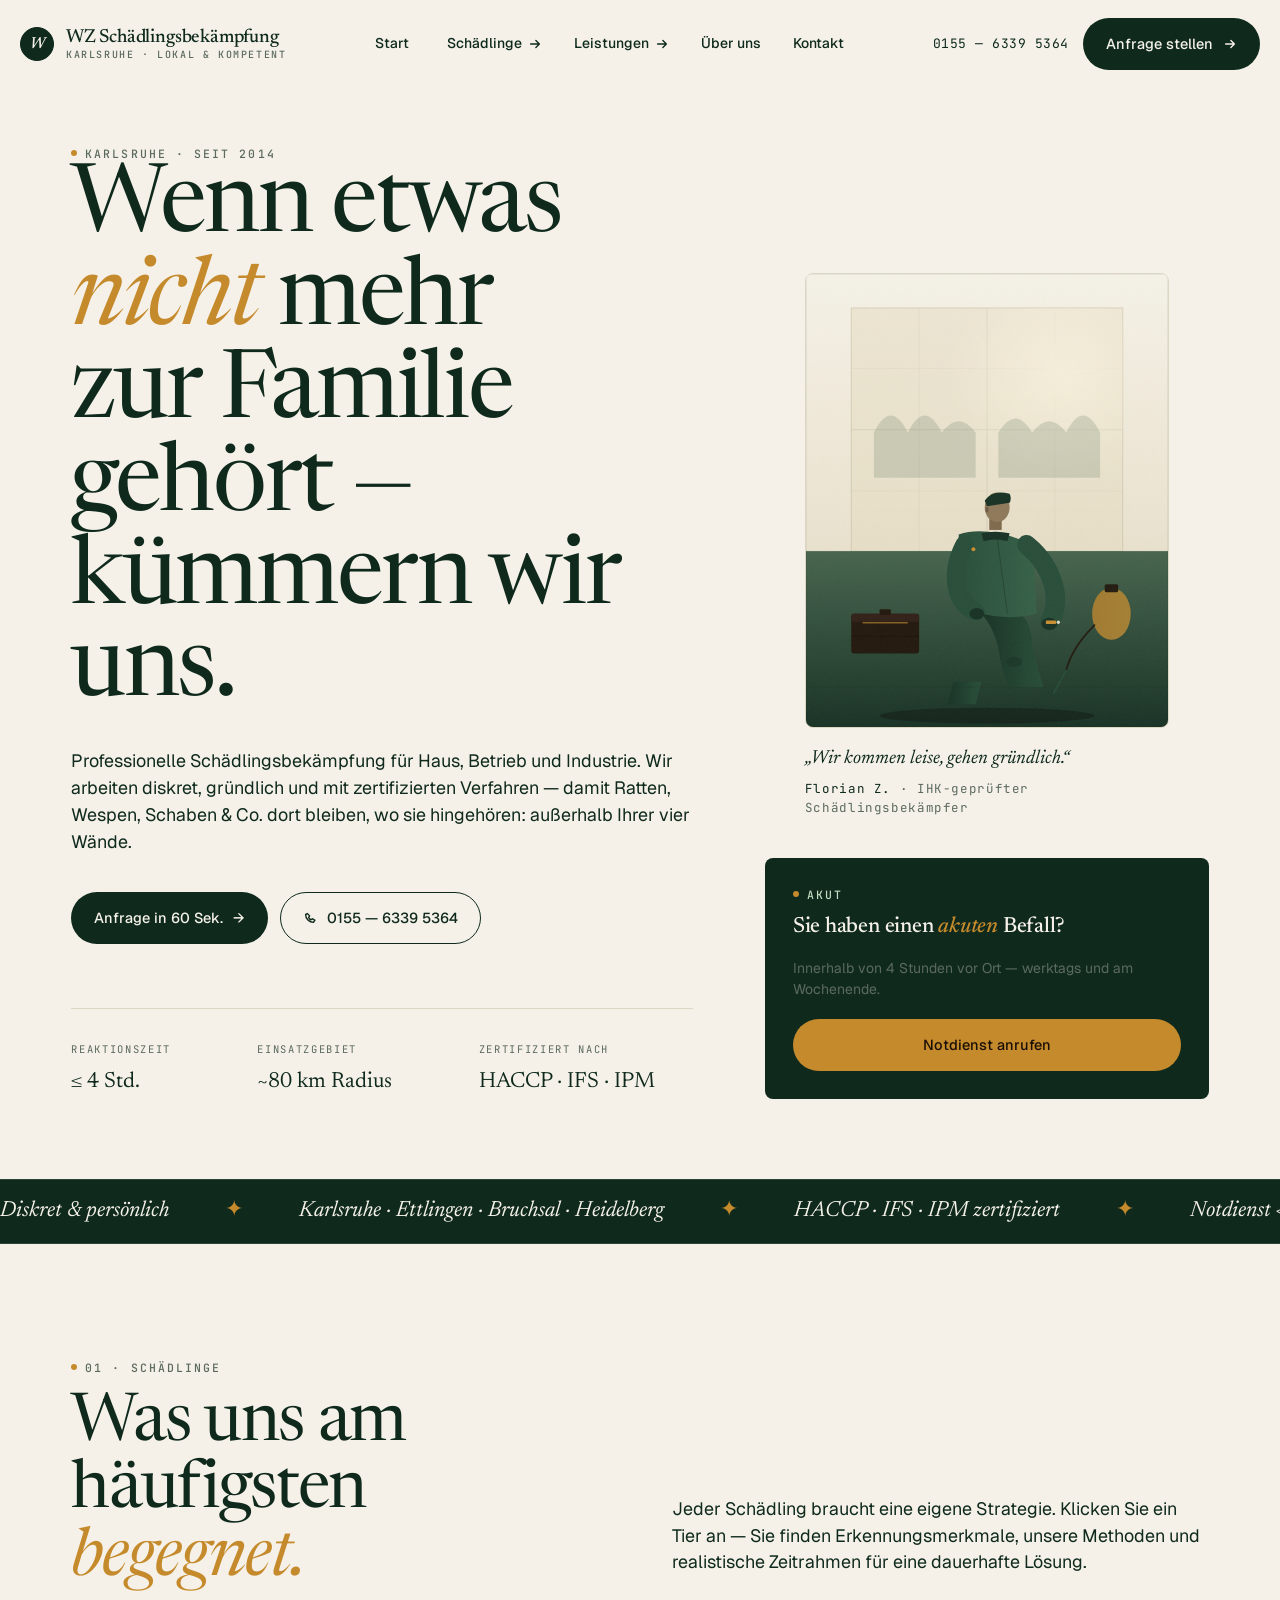
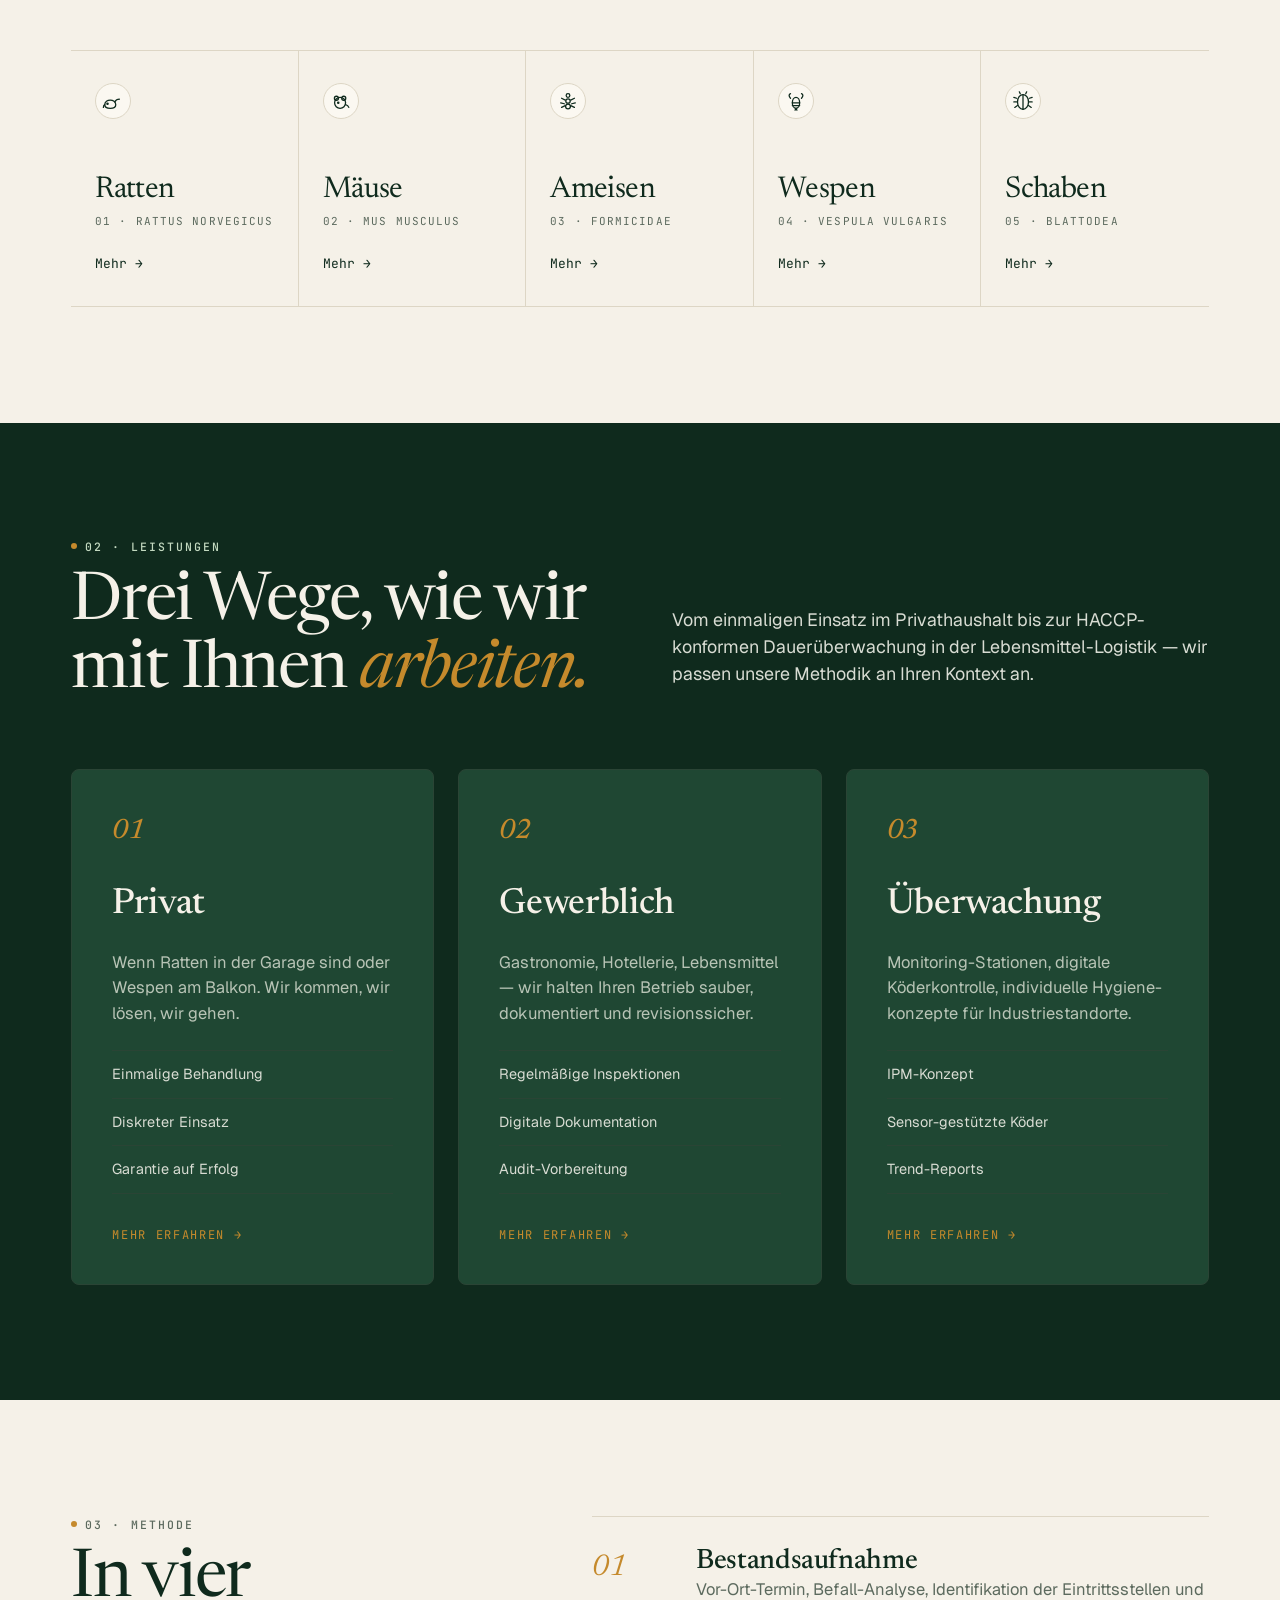
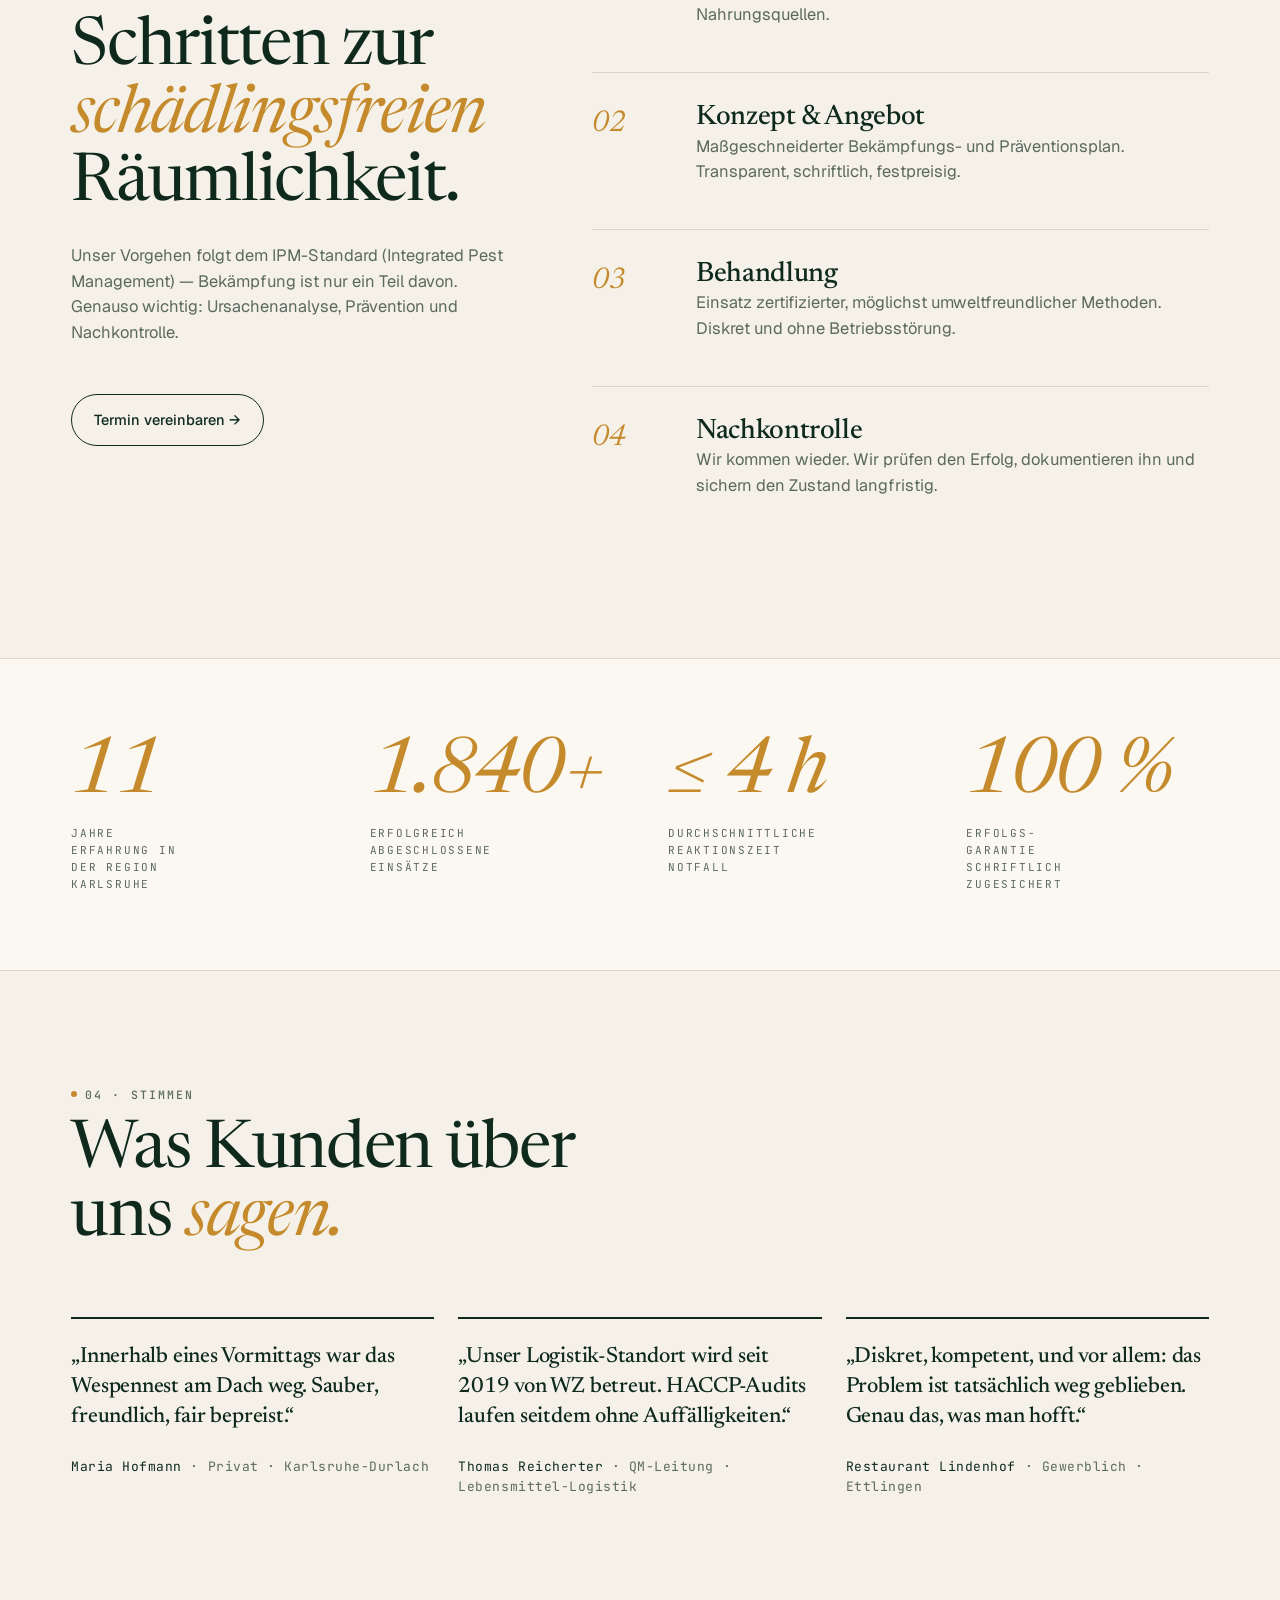
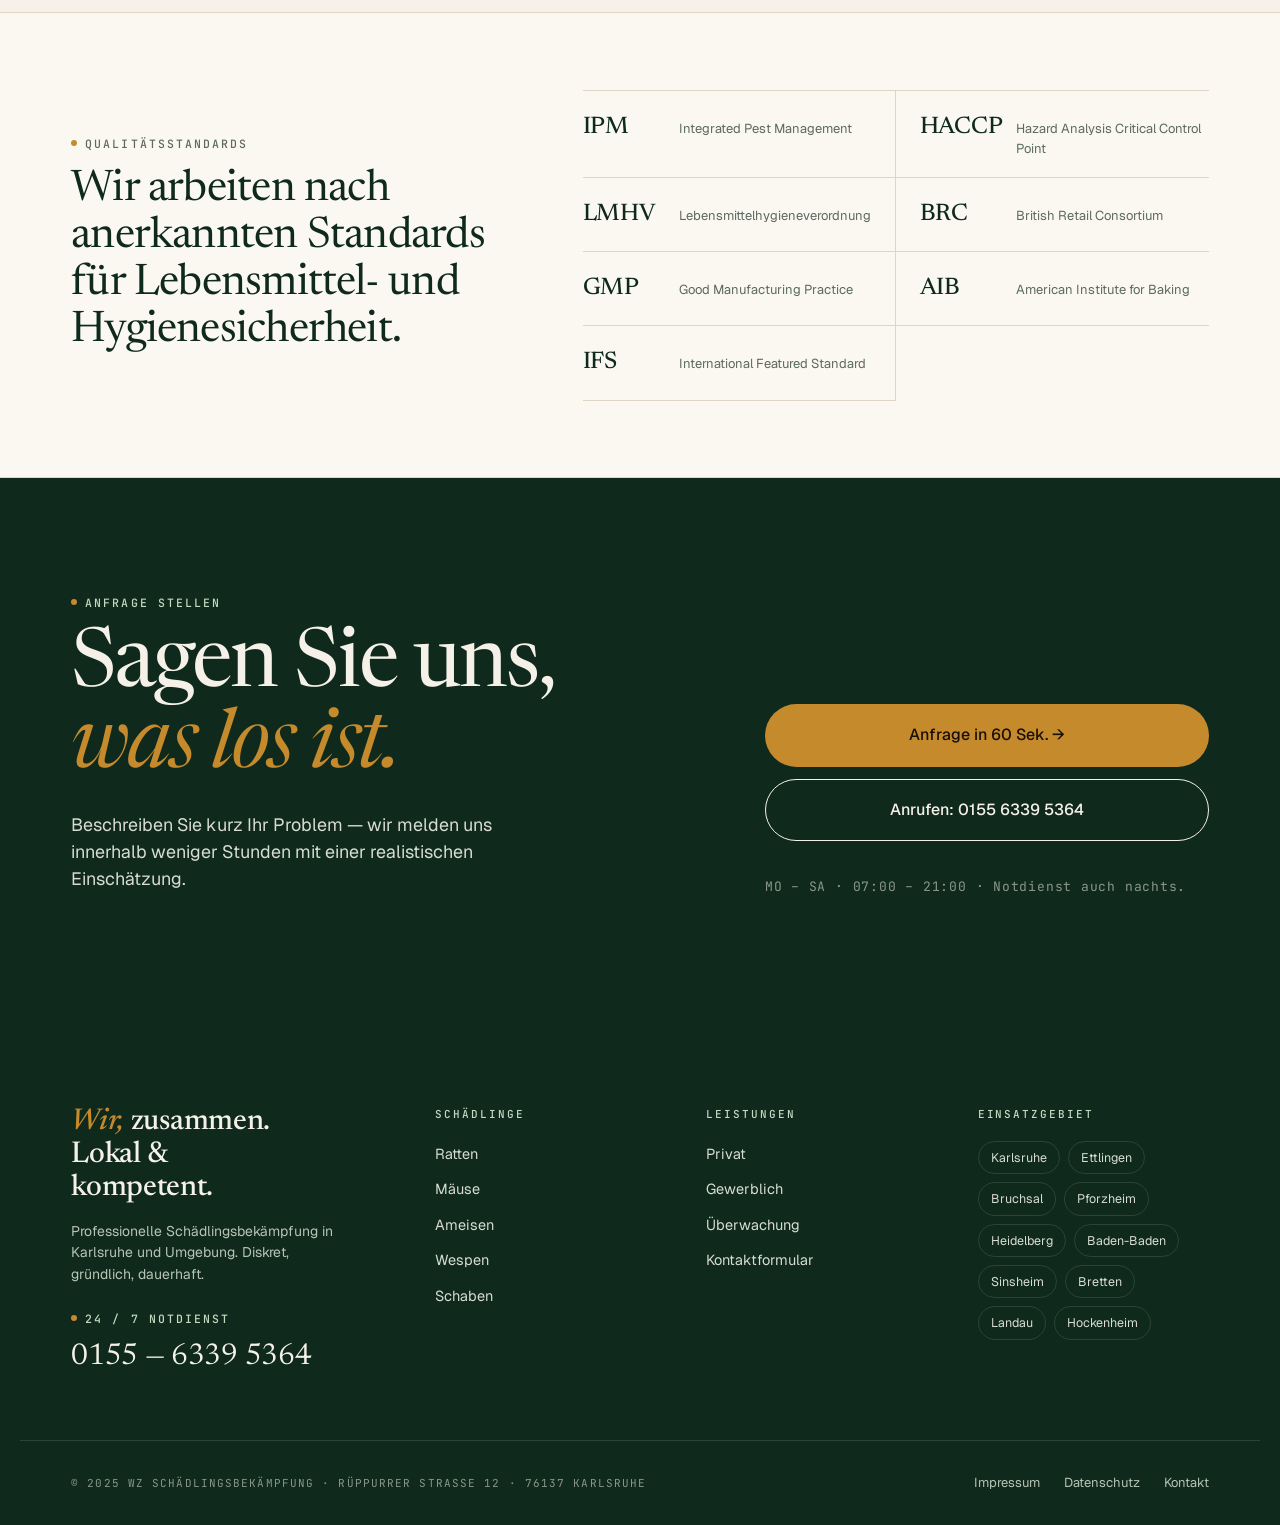
<file: index.html>
<!doctype html>
<html lang="de">
<head>
<meta charset="utf-8" />
<meta name="viewport" content="width=device-width,initial-scale=1" />
<title>WZ Schädlingsbekämpfung — Karlsruhe · Diskret. Gründlich. Dauerhaft.</title>
<meta name="description" content="Schädlingsbekämpfung in Karlsruhe und Umgebung. Diskret, gründlich, dauerhaft — für Privat, Gewerbe und Industrie." />
<link rel="preconnect" href="https://fonts.googleapis.com" />
<link rel="preconnect" href="https://fonts.gstatic.com" crossorigin />
<link href="https://fonts.googleapis.com/css2?family=Newsreader:ital,opsz,wght@0,6..72,400;0,6..72,500;0,6..72,600;1,6..72,400;1,6..72,500&family=Geist:wght@300;400;500;600&family=JetBrains+Mono:wght@400;500&display=swap" rel="stylesheet" />
<link rel="stylesheet" href="assets/site.css" />
</head>
<body>
<script src="assets/site.js"></script>
<script>WZ_mount({ active: 'home', depth: 0 });</script>

<!-- ============== HERO ============== -->
<section class="hero">
  <div class="wrap hero-grid">
    <div class="hero-left">
      <div class="eyebrow reveal"><span class="dot"></span>Karlsruhe · seit 2014</div>
      <h1 class="h-display reveal">
        Wenn etwas <em>nicht</em> mehr<br/>
        zur Familie gehört —<br/>
        kümmern wir uns.
      </h1>
      <p class="lead reveal" style="margin-top: 28px">
        Professionelle Schädlingsbekämpfung für Haus, Betrieb und Industrie.
        Wir arbeiten diskret, gründlich und mit zertifizierten Verfahren —
        damit Ratten, Wespen, Schaben &amp; Co. dort bleiben, wo sie hingehören:
        außerhalb Ihrer vier Wände.
      </p>
      <div class="hero-cta reveal">
        <a class="btn btn--primary" href="kontakt.html">Anfrage in 60 Sek. <span aria-hidden="true">→</span></a>
        <a class="btn btn--ghost" href="tel:+4915563395364">
          <svg width="14" height="14" viewBox="0 0 16 16" fill="none" stroke="currentColor" stroke-width="1.6"><path d="M3 4c0 5 4 9 9 9l1.5-2.5L11 9l-2 1c-1-.5-2-1.5-2.5-2.5l1-2L5 3 3 4Z"/></svg>
          0155 — 6339 5364
        </a>
      </div>

      <div class="hero-meta reveal">
        <div>
          <div class="k">Reaktionszeit</div>
          <div class="v">≤ 4 Std.</div>
        </div>
        <div>
          <div class="k">Einsatzgebiet</div>
          <div class="v">~80 km Radius</div>
        </div>
        <div>
          <div class="k">Zertifiziert nach</div>
          <div class="v">HACCP · IFS · IPM</div>
        </div>
      </div>
    </div>

    <aside class="hero-right reveal">
      <figure class="hero-figure">
        <div class="media hero-photo">
          <img src="assets/img/hero.svg" alt="Techniker im Einsatz – Florian Z. bei der Bestandsaufnahme" loading="eager" />
        </div>
        <figcaption class="hero-caption">
          <div class="quote serif-it">„Wir kommen leise, gehen gründlich.“</div>
          <div class="who"><span>Florian Z.</span><span class="muted"> · IHK-geprüfter Schädlingsbekämpfer</span></div>
        </figcaption>
      </figure>
      <div class="hero-card">
        <div class="eyebrow"><span class="dot"></span>akut</div>
        <p class="serif" style="font-size: 22px; line-height: 1.25; margin: 10px 0 16px;">
          Sie haben einen <em style="font-style:italic;color:var(--gold)">akuten</em> Befall?
        </p>
        <p class="muted" style="font-size:14px;margin-bottom:18px">Innerhalb von 4 Stunden vor Ort — werktags und am Wochenende.</p>
        <a class="btn btn--gold" href="tel:+4915563395364" style="width:100%; justify-content:center">Notdienst anrufen</a>
      </div>
    </aside>
  </div>
</section>

<!-- Marquee -->
<div class="ribbon">
  <div class="ribbon-track" aria-hidden="true">
    <span>
      <span>Diskret &amp; persönlich</span><span class="star">✦</span>
      <span>Karlsruhe · Ettlingen · Bruchsal · Heidelberg</span><span class="star">✦</span>
      <span>HACCP · IFS · IPM zertifiziert</span><span class="star">✦</span>
      <span>Notdienst &lt; 4 Std.</span><span class="star">✦</span>
      <span>Privat · Gewerbe · Industrie</span><span class="star">✦</span>
    </span>
    <span aria-hidden="true">
      <span>Diskret &amp; persönlich</span><span class="star">✦</span>
      <span>Karlsruhe · Ettlingen · Bruchsal · Heidelberg</span><span class="star">✦</span>
      <span>HACCP · IFS · IPM zertifiziert</span><span class="star">✦</span>
      <span>Notdienst &lt; 4 Std.</span><span class="star">✦</span>
      <span>Privat · Gewerbe · Industrie</span><span class="star">✦</span>
    </span>
  </div>
</div>

<!-- ============== SCHÄDLINGE ============== -->
<section class="section">
  <div class="wrap">
    <header class="section-head reveal">
      <div>
        <div class="eyebrow"><span class="dot"></span>01 · Schädlinge</div>
        <h2 class="h-1" style="margin-top:14px;max-width:14ch">Was uns am häufigsten <em>begegnet.</em></h2>
      </div>
      <p class="lead">
        Jeder Schädling braucht eine eigene Strategie. Klicken Sie ein Tier an — Sie finden Erkennungsmerkmale,
        unsere Methoden und realistische Zeit&shy;rahmen für eine dauerhafte Lösung.
      </p>
    </header>

    <div class="pest-strip reveal" id="pestStrip"></div>
  </div>
</section>

<!-- ============== LEISTUNGEN (split) ============== -->
<section class="section section--ink">
  <div class="wrap">
    <header class="section-head reveal">
      <div>
        <div class="eyebrow"><span class="dot"></span>02 · Leistungen</div>
        <h2 class="h-1" style="margin-top:14px;max-width:16ch;color:var(--cream)">Drei Wege, wie wir mit Ihnen <em>arbeiten.</em></h2>
      </div>
      <p class="lead" style="color:#D8DCD3">
        Vom einmaligen Einsatz im Privathaushalt bis zur HACCP-konformen Dauerüberwachung in der Lebensmittel-Logistik —
        wir passen unsere Methodik an Ihren Kontext an.
      </p>
    </header>

    <div class="grid grid--3 services-grid reveal" style="margin-top:64px">
      <a class="svc-card" href="privat.html">
        <div class="svc-num serif">01</div>
        <h3 class="serif" style="font-size:36px">Privat</h3>
        <p class="muted">Wenn Ratten in der Garage sind oder Wespen am Balkon. Wir kommen, wir lösen, wir gehen.</p>
        <ul>
          <li>Einmalige Behandlung</li>
          <li>Diskreter Einsatz</li>
          <li>Garantie auf Erfolg</li>
        </ul>
        <span class="svc-go">Mehr erfahren →</span>
      </a>
      <a class="svc-card" href="gewerblich.html">
        <div class="svc-num serif">02</div>
        <h3 class="serif" style="font-size:36px">Gewerblich</h3>
        <p class="muted">Gastronomie, Hotellerie, Lebensmittel — wir halten Ihren Betrieb sauber, dokumentiert und revisions&shy;sicher.</p>
        <ul>
          <li>Regelmäßige Inspektionen</li>
          <li>Digitale Dokumentation</li>
          <li>Audit-Vorbereitung</li>
        </ul>
        <span class="svc-go">Mehr erfahren →</span>
      </a>
      <a class="svc-card" href="ueberwachung.html">
        <div class="svc-num serif">03</div>
        <h3 class="serif" style="font-size:36px">Überwachung</h3>
        <p class="muted">Monitoring-Stationen, digitale Köderkontrolle, individuelle Hygiene&shy;konzepte für Industrie&shy;standorte.</p>
        <ul>
          <li>IPM-Konzept</li>
          <li>Sensor-gestützte Köder</li>
          <li>Trend-Reports</li>
        </ul>
        <span class="svc-go">Mehr erfahren →</span>
      </a>
    </div>
  </div>
</section>

<!-- ============== METHODE ============== -->
<section class="section">
  <div class="wrap">
    <div class="grid method-grid">
      <div class="reveal">
        <div class="eyebrow"><span class="dot"></span>03 · Methode</div>
        <h2 class="h-1" style="margin-top:14px;max-width:14ch">In vier Schritten zur <em>schädlingsfreien</em> Räumlichkeit.</h2>
        <p class="muted" style="max-width:42ch;margin-top:24px">
          Unser Vorgehen folgt dem IPM-Standard (Integrated Pest Management) — 
          Bekämpfung ist nur ein Teil davon. Genauso wichtig: Ursachenanalyse,
          Prävention und Nachkontrolle.
        </p>
        <a class="btn btn--ghost" href="kontakt.html" style="margin-top:32px">Termin vereinbaren →</a>
      </div>

      <ol class="numlist reveal">
        <li>
          <div>
            <h3 class="h-3 serif">Bestandsaufnahme</h3>
            <p class="muted">Vor-Ort-Termin, Befall-Analyse, Identifikation der Eintrittsstellen und Nahrungsquellen.</p>
          </div>
        </li>
        <li>
          <div>
            <h3 class="h-3 serif">Konzept &amp; Angebot</h3>
            <p class="muted">Maßgeschneiderter Bekämpfungs- und Präventions&shy;plan. Transparent, schriftlich, festpreisig.</p>
          </div>
        </li>
        <li>
          <div>
            <h3 class="h-3 serif">Behandlung</h3>
            <p class="muted">Einsatz zertifizierter, möglichst umweltfreundlicher Methoden. Diskret und ohne Betriebsstörung.</p>
          </div>
        </li>
        <li>
          <div>
            <h3 class="h-3 serif">Nachkontrolle</h3>
            <p class="muted">Wir kommen wieder. Wir prüfen den Erfolg, dokumentieren ihn und sichern den Zustand langfristig.</p>
          </div>
        </li>
      </ol>
    </div>
  </div>
</section>

<!-- ============== ZAHLEN ============== -->
<section class="section section--tight" style="background:var(--paper);border-block:1px solid var(--line)">
  <div class="wrap">
    <div class="grid grid--4 stats-grid">
      <div class="stat reveal"><div class="n serif"><em>11</em></div><div class="l">Jahre Erfahrung in der Region Karlsruhe</div></div>
      <div class="stat reveal"><div class="n serif"><em>1.840+</em></div><div class="l">Erfolgreich abgeschlossene Einsätze</div></div>
      <div class="stat reveal"><div class="n serif"><em>≤ 4 h</em></div><div class="l">Durchschnittliche Reaktionszeit Notfall</div></div>
      <div class="stat reveal"><div class="n serif"><em>100 %</em></div><div class="l">Erfolgs&shy;garantie schriftlich zugesichert</div></div>
    </div>
  </div>
</section>

<!-- ============== STIMMEN ============== -->
<section class="section">
  <div class="wrap">
    <header class="section-head reveal">
      <div>
        <div class="eyebrow"><span class="dot"></span>04 · Stimmen</div>
        <h2 class="h-1" style="margin-top:14px;max-width:14ch">Was Kunden über uns <em>sagen.</em></h2>
      </div>
    </header>

    <div class="grid grid--3 reveal" style="margin-top:64px">
      <figure class="quote-card">
        <blockquote class="serif">„Innerhalb eines Vormittags war das Wespen&shy;nest am Dach weg. Sauber, freundlich, fair bepreist.“</blockquote>
        <figcaption>
          <span>Maria Hofmann</span>
          <span class="muted"> · Privat · Karlsruhe-Durlach</span>
        </figcaption>
      </figure>
      <figure class="quote-card">
        <blockquote class="serif">„Unser Logistik-Standort wird seit 2019 von WZ betreut. HACCP-Audits laufen seitdem ohne Auffälligkeiten.“</blockquote>
        <figcaption>
          <span>Thomas Reicherter</span>
          <span class="muted"> · QM-Leitung · Lebensmittel-Logistik</span>
        </figcaption>
      </figure>
      <figure class="quote-card">
        <blockquote class="serif">„Diskret, kompetent, und vor allem: das Problem ist tatsächlich weg geblieben. Genau das, was man hofft.“</blockquote>
        <figcaption>
          <span>Restaurant Lindenhof</span>
          <span class="muted"> · Gewerblich · Ettlingen</span>
        </figcaption>
      </figure>
    </div>
  </div>
</section>

<!-- ============== STANDARDS ============== -->
<section class="section section--tight" style="background:var(--paper);border-top:1px solid var(--line);border-bottom:1px solid var(--line)">
  <div class="wrap">
    <div class="standards reveal">
      <div>
        <div class="eyebrow"><span class="dot"></span>Qualitätsstandards</div>
        <h2 class="h-2 serif" style="margin-top:14px">Wir arbeiten nach anerkannten Standards für Lebensmittel- und Hygiene&shy;sicherheit.</h2>
      </div>
      <ul class="standards-list">
        <li><span class="serif">IPM</span><small>Integrated Pest Management</small></li>
        <li><span class="serif">HACCP</span><small>Hazard Analysis Critical Control Point</small></li>
        <li><span class="serif">LMHV</span><small>Lebensmittelhygiene&shy;verordnung</small></li>
        <li><span class="serif">BRC</span><small>British Retail Consortium</small></li>
        <li><span class="serif">GMP</span><small>Good Manufacturing Practice</small></li>
        <li><span class="serif">AIB</span><small>American Institute for Baking</small></li>
        <li><span class="serif">IFS</span><small>International Featured Standard</small></li>
      </ul>
    </div>
  </div>
</section>

<!-- ============== CTA ============== -->
<section class="section section--ink cta-section">
  <div class="wrap">
    <div class="cta-grid reveal">
      <div>
        <div class="eyebrow" style="color:var(--sage)"><span class="dot"></span>Anfrage stellen</div>
        <h2 class="h-display" style="color:var(--cream);margin-top:16px;font-size:clamp(44px,6.4vw,86px)">
          Sagen Sie uns,<br/>
          <em style="color:var(--gold);font-style:italic">was los ist.</em>
        </h2>
        <p class="lead" style="color:#D8DCD3;max-width:38ch;margin-top:24px">
          Beschreiben Sie kurz Ihr Problem — wir melden uns innerhalb weniger Stunden mit einer realistischen Einschätzung.
        </p>
      </div>
      <div class="cta-actions">
        <a class="btn btn--gold" href="kontakt.html" style="font-size:16px;padding:18px 28px">Anfrage in 60 Sek. →</a>
        <a class="btn btn--ghost" href="tel:+4915563395364" style="font-size:16px;padding:18px 28px">Anrufen: 0155 6339 5364</a>
        <p class="muted" style="font-size:13px;color:#8A968B;margin-top:24px;font-family:'JetBrains Mono',monospace;letter-spacing:0.06em">
          MO – SA · 07:00 – 21:00 · Notdienst auch nachts.
        </p>
      </div>
    </div>
  </div>
</section>

<!-- ============== styles unique to home ============== -->
<style>
  .hero { padding: 56px 0 80px; position: relative; }
  .hero-grid { display: grid; grid-template-columns: 1.4fr 1fr; gap: 72px; align-items: end; }
  .hero-cta { display: flex; flex-wrap: wrap; gap: 12px; margin-top: 36px; }
  .hero-meta {
    display: grid; grid-template-columns: repeat(3, auto); gap: 48px;
    margin-top: 64px; padding-top: 32px; border-top: 1px solid var(--line);
    max-width: 640px;
  }
  .hero-meta .k { font-family: 'JetBrains Mono', monospace; font-size: 10.5px; letter-spacing: 0.16em; color: var(--muted); text-transform: uppercase; margin-bottom: 8px; }
  .hero-meta .v { font-family: 'Newsreader', serif; font-size: 22px; }

  .hero-right { display: grid; gap: 16px; }
  .hero-photo { aspect-ratio: 4/5; }
  .hero-caption { padding-top: 16px; display: flex; flex-direction: column; gap: 6px; }
  .hero-caption .quote { font-size: 19px; }
  .hero-caption .who { font-size: 12.5px; font-family: 'JetBrains Mono', monospace; letter-spacing: 0.05em; color: var(--ink); }
  .hero-card {
    background: var(--ink); color: var(--cream);
    padding: 28px; border-radius: var(--r-md);
    margin-top: 8px;
  }
  .hero-card .eyebrow { color: var(--sage); }

  @media (max-width: 1040px) {
    .hero-grid { grid-template-columns: 1fr; gap: 56px; }
    .hero-meta { grid-template-columns: repeat(3, 1fr); gap: 24px; }
  }
  @media (max-width: 640px) {
    .hero-meta { grid-template-columns: 1fr; gap: 16px; }
  }

  .section-head { display: grid; grid-template-columns: 1fr 1fr; gap: 64px; align-items: end; }
  @media (max-width: 900px) { .section-head { grid-template-columns: 1fr; gap: 24px; } }

  /* Pest strip */
  .pest-strip { margin-top: 56px; display: grid; grid-template-columns: repeat(5, 1fr); border-top: 1px solid var(--line); border-bottom: 1px solid var(--line); }
  .pest-strip a {
    display: block; padding: 32px 24px;
    border-right: 1px solid var(--line);
    transition: background var(--t), color var(--t);
    position: relative;
  }
  .pest-strip a:last-child { border-right: none; }
  .pest-strip a:hover { background: var(--ink); color: var(--cream); }
  .pest-strip a:hover .pest-ico { background: var(--ink-2); color: var(--sage); border-color: var(--line-dark); }
  .pest-strip a:hover .pest-meta { color: var(--sage); }
  .pest-strip .pest-ico { margin-bottom: 56px; transition: all var(--t); }
  .pest-strip .pest-name { font-family: 'Newsreader', serif; font-size: 30px; line-height: 1; letter-spacing: -0.02em; }
  .pest-strip .pest-meta { font-family: 'JetBrains Mono', monospace; font-size: 11px; letter-spacing: 0.1em; color: var(--muted); margin-top: 8px; text-transform: uppercase; }
  .pest-strip .pest-go { display: block; margin-top: 24px; font-size: 13px; }
  @media (max-width: 900px) {
    .pest-strip { grid-template-columns: 1fr 1fr; }
    .pest-strip a:nth-child(2) { border-right: none; }
    .pest-strip a:nth-child(odd) { border-right: 1px solid var(--line); }
    .pest-strip a { border-bottom: 1px solid var(--line); }
  }
  @media (max-width: 540px) {
    .pest-strip { grid-template-columns: 1fr; }
    .pest-strip a { border-right: none !important; }
  }

  /* Service cards */
  .svc-card {
    display: flex; flex-direction: column;
    padding: 40px;
    background: var(--ink-2);
    border: 1px solid var(--line-dark);
    border-radius: var(--r-md);
    color: var(--cream);
    transition: background var(--t), transform var(--t);
    min-height: 380px;
  }
  .svc-card:hover { background: #25553D; transform: translateY(-2px); }
  .svc-num { font-style: italic; color: var(--gold); font-size: 28px; margin-bottom: 24px; }
  .svc-card .muted { color: #B8C4B6; flex-grow: 0; margin: 16px 0 24px; max-width: 32ch; }
  .svc-card ul { list-style: none; padding: 0; margin: auto 0 32px; border-top: 1px solid var(--line-dark); }
  .svc-card ul li { padding: 12px 0; border-bottom: 1px solid var(--line-dark); font-size: 14.5px; color: #D8DCD3; }
  .svc-card .svc-go { font-family: 'JetBrains Mono', monospace; font-size: 12px; letter-spacing: 0.14em; text-transform: uppercase; color: var(--gold); transition: gap var(--t); }
  .svc-card:hover .svc-go { color: var(--gold-soft); }

  /* Method */
  .method-grid { grid-template-columns: 1fr 1.4fr; gap: 80px; align-items: start; }
  @media (max-width: 900px) { .method-grid { grid-template-columns: 1fr; gap: 40px; } }

  /* Stats */
  .stats-grid { gap: 56px; }

  /* Quote cards */
  .quote-card { margin: 0; padding: 0; }
  .quote-card blockquote { font-size: 22px; line-height: 1.35; margin: 0 0 24px; max-width: 30ch; padding-top: 24px; border-top: 2px solid var(--ink); }
  .quote-card figcaption { font-size: 13px; font-family: 'JetBrains Mono', monospace; letter-spacing: 0.04em; }

  /* Standards */
  .standards { display: grid; grid-template-columns: 1fr 1.4fr; gap: 64px; align-items: center; }
  .standards-list { list-style: none; padding: 0; margin: 0; display: grid; grid-template-columns: repeat(2, 1fr); gap: 0; border-top: 1px solid var(--line); }
  .standards-list li { display: flex; align-items: baseline; gap: 16px; padding: 18px 0; border-bottom: 1px solid var(--line); }
  .standards-list li:nth-child(odd) { border-right: 1px solid var(--line); padding-right: 24px; }
  .standards-list li:nth-child(even) { padding-left: 24px; }
  .standards-list span { font-size: 24px; min-width: 80px; }
  .standards-list small { color: var(--muted); font-size: 13px; }
  @media (max-width: 720px) {
    .standards { grid-template-columns: 1fr; gap: 32px; }
    .standards-list { grid-template-columns: 1fr; }
    .standards-list li:nth-child(odd) { border-right: none; padding-right: 0; }
    .standards-list li:nth-child(even) { padding-left: 0; }
  }

  /* CTA */
  .cta-grid { display: grid; grid-template-columns: 1.4fr 1fr; gap: 72px; align-items: end; }
  .cta-actions { display: flex; flex-direction: column; gap: 12px; align-items: stretch; }
  .cta-actions .btn { width: 100%; justify-content: center; }
  @media (max-width: 900px) { .cta-grid { grid-template-columns: 1fr; gap: 40px; } }
</style>

<script>
  // Pest strip — render
  (function () {
    const strip = document.getElementById('pestStrip');
    const html = SITE.pests.map((p, i) => `
      <a href="schaedlinge/${p.slug}.html">
        <div class="pest-ico">${PEST_SVG[p.icon]}</div>
        <div class="pest-name">${p.name}</div>
        <div class="pest-meta">${String(i+1).padStart(2,'0')} · ${p.latin}</div>
        <span class="pest-go mono">Mehr → </span>
      </a>
    `).join('');
    strip.innerHTML = html;
  })();
</script>

</body>
</html>
</file>
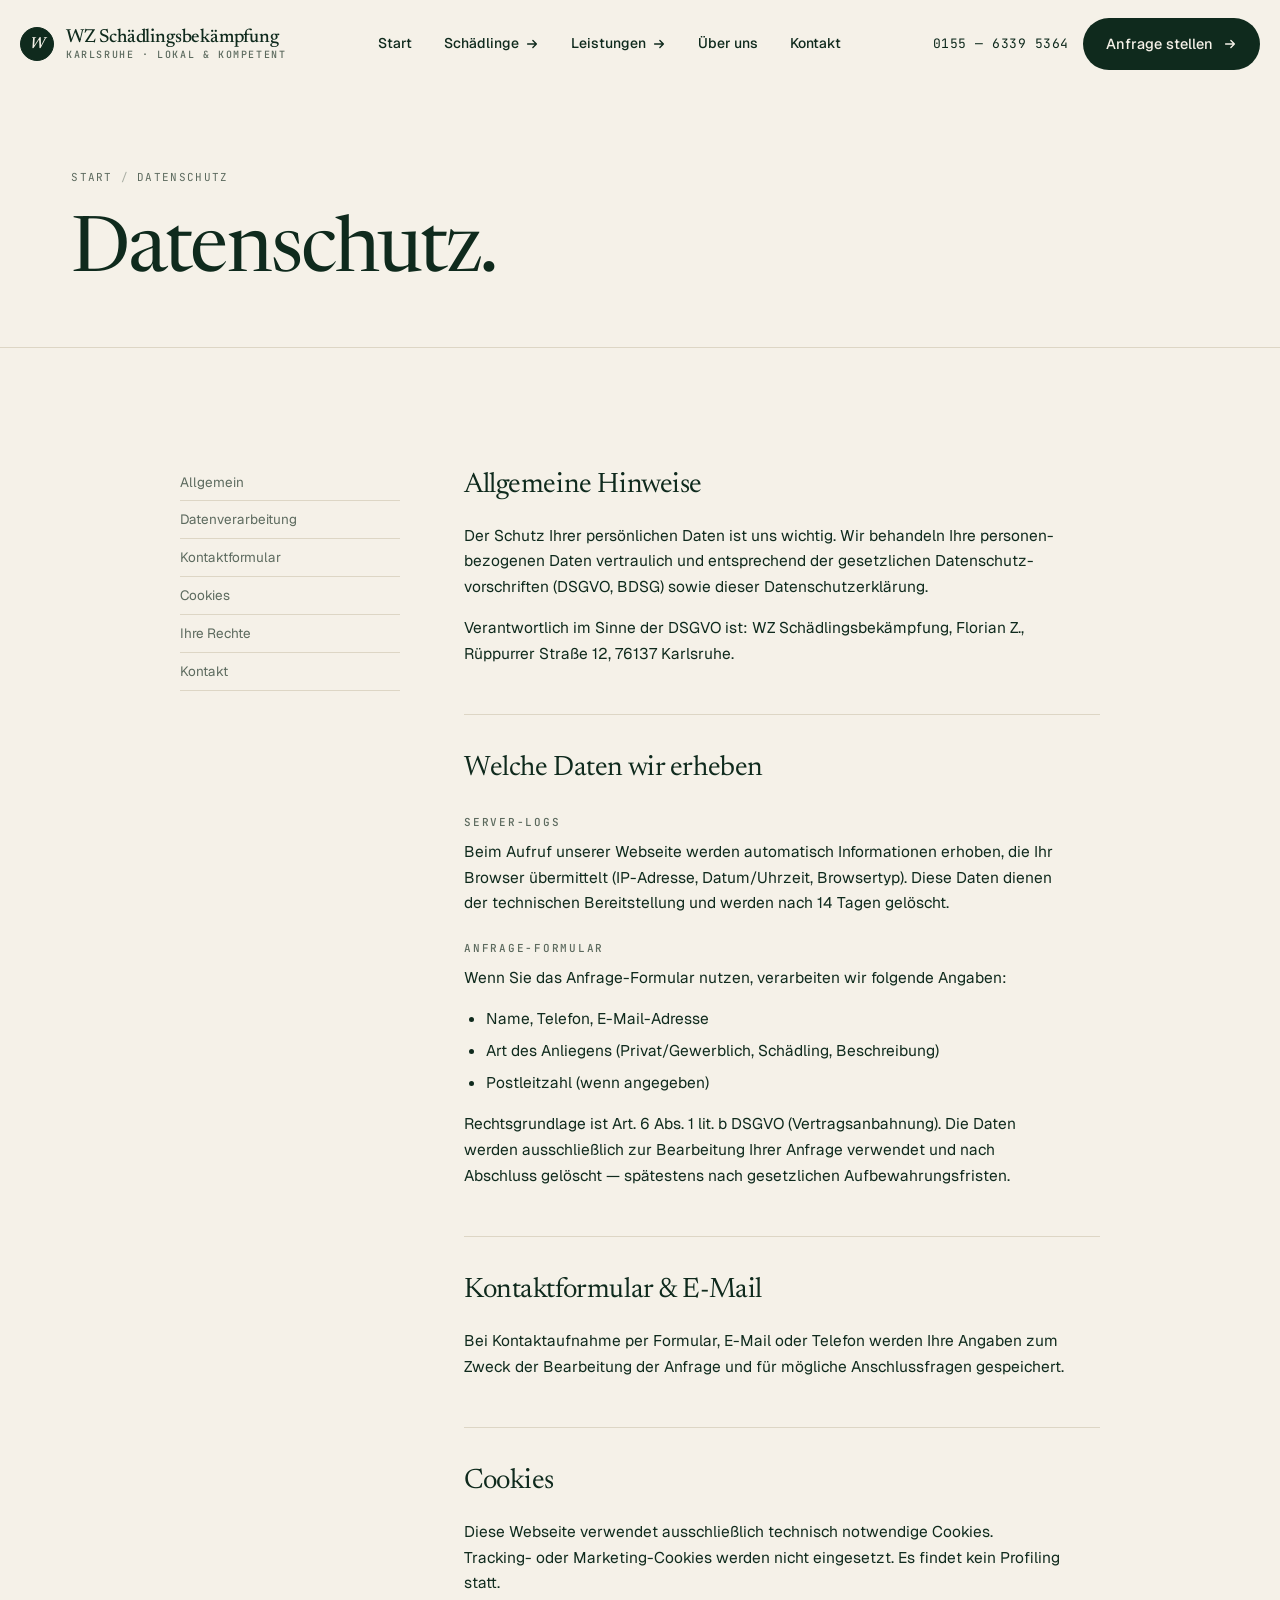
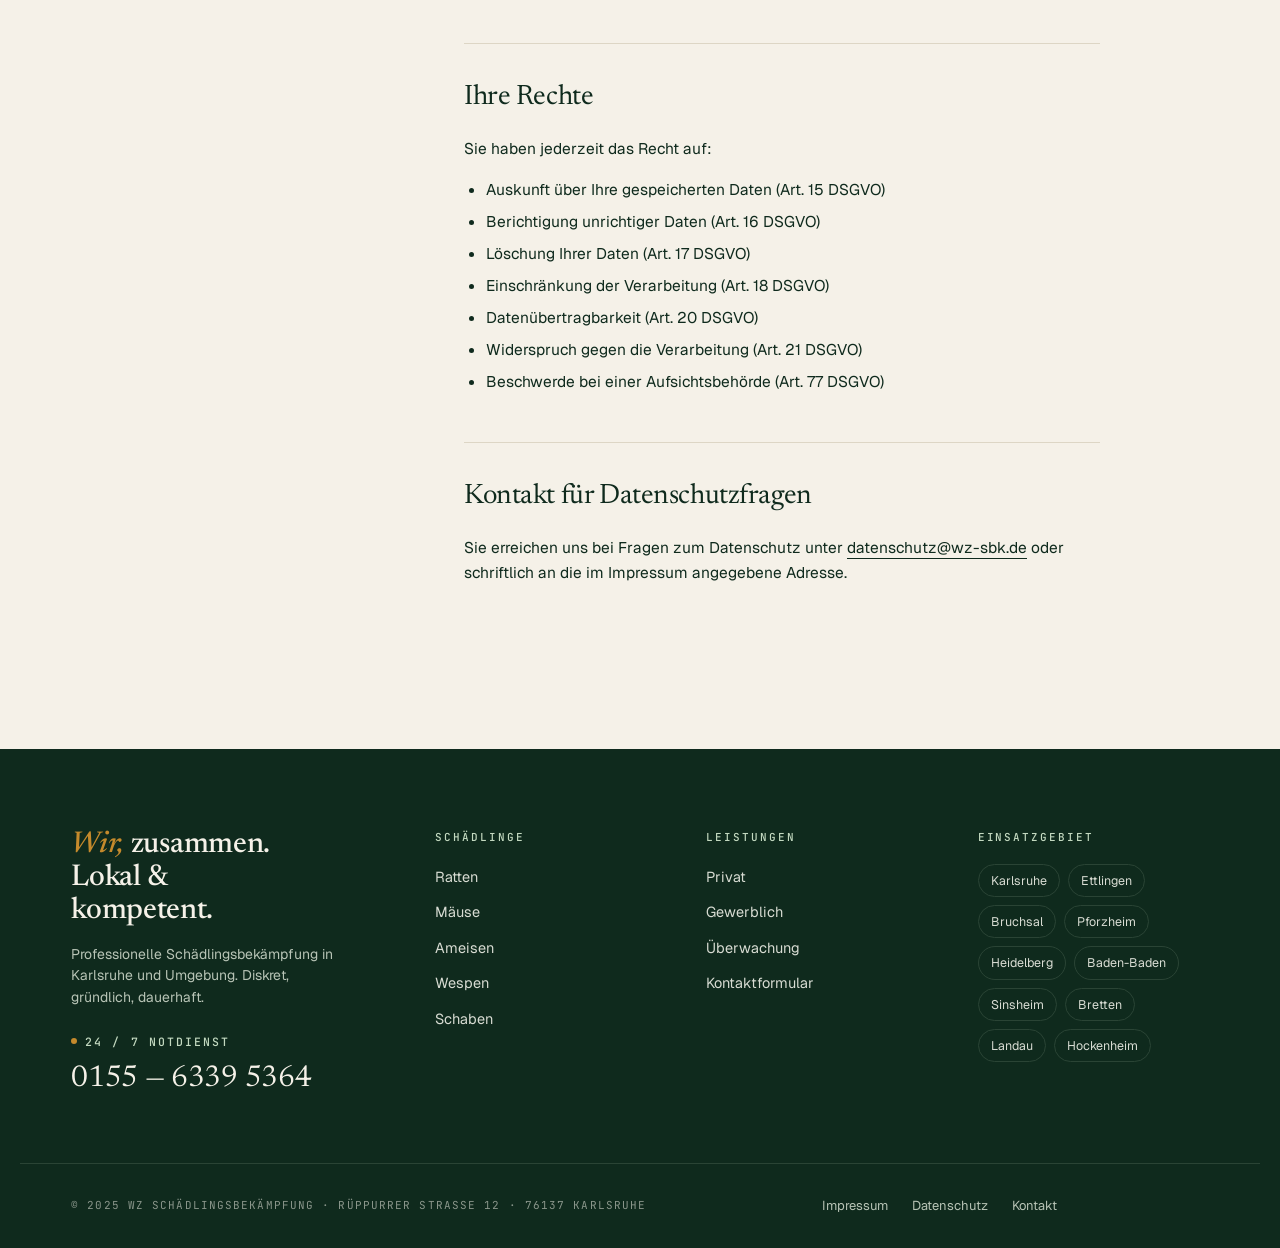
<file: datenschutz.html>
<!doctype html>
<html lang="de">
<head>
<meta charset="utf-8" />
<meta name="viewport" content="width=device-width,initial-scale=1" />
<title>Datenschutz — WZ Schädlingsbekämpfung Karlsruhe</title>
<link rel="preconnect" href="https://fonts.googleapis.com" />
<link rel="preconnect" href="https://fonts.gstatic.com" crossorigin />
<link href="https://fonts.googleapis.com/css2?family=Newsreader:ital,opsz,wght@0,6..72,400;0,6..72,500;0,6..72,600;1,6..72,400;1,6..72,500&family=Geist:wght@300;400;500;600&family=JetBrains+Mono:wght@400;500&display=swap" rel="stylesheet" />
<link rel="stylesheet" href="assets/site.css" />
<style>
  .legal { display: grid; grid-template-columns: 220px 1fr; gap: 64px; max-width: 920px; margin: 0 auto; }
  @media (max-width: 720px) { .legal { grid-template-columns: 1fr; gap: 24px; } }
  .legal nav.toc a { display: block; padding: 8px 0; font-size: 13.5px; color: var(--muted); border-bottom: 1px solid var(--line); }
  .legal nav.toc a:hover { color: var(--ink); }
  .legal section { padding: 32px 0; border-top: 1px solid var(--line); }
  .legal section:first-of-type { border-top: none; padding-top: 0; }
  .legal h2 { font-family: 'Newsreader', serif; font-weight: 400; font-size: 28px; margin-bottom: 16px; letter-spacing: -0.015em; }
  .legal h3 { font-family: 'JetBrains Mono', monospace; font-size: 11px; letter-spacing: 0.16em; text-transform: uppercase; color: var(--muted); margin: 24px 0 8px; font-weight: 500; }
  .legal p { font-size: 15.5px; line-height: 1.65; color: var(--ink); margin: 0 0 1em; max-width: 60ch; }
  .legal ul { padding-left: 22px; max-width: 60ch; }
  .legal ul li { margin-bottom: 8px; font-size: 15.5px; line-height: 1.55; }
</style>
</head>
<body>
<script src="assets/site.js"></script>
<script>WZ_mount({ active: '', depth: 0 });</script>

<section class="page-hero">
  <div class="wrap">
    <div class="crumbs"><a href="index.html">Start</a><span class="sep">/</span><span>Datenschutz</span></div>
    <h1>Datenschutz.</h1>
  </div>
</section>

<section class="section">
  <div class="wrap">
    <div class="legal">
      <nav class="toc">
        <a href="#allg">Allgemein</a>
        <a href="#daten">Datenverarbeitung</a>
        <a href="#kontakt">Kontaktformular</a>
        <a href="#cookies">Cookies</a>
        <a href="#rechte">Ihre Rechte</a>
        <a href="#kontaktDS">Kontakt</a>
      </nav>
      <div>
        <section id="allg">
          <h2>Allgemeine Hinweise</h2>
          <p>Der Schutz Ihrer persönlichen Daten ist uns wichtig. Wir behandeln Ihre personen&shy;bezogenen Daten vertraulich und entsprechend der gesetzlichen Datenschutz&shy;vorschriften (DSGVO, BDSG) sowie dieser Datenschutz&shy;erklärung.</p>
          <p>Verantwortlich im Sinne der DSGVO ist: WZ Schädlingsbekämpfung, Florian Z., Rüppurrer Straße 12, 76137 Karlsruhe.</p>
        </section>

        <section id="daten">
          <h2>Welche Daten wir erheben</h2>
          <h3>Server-Logs</h3>
          <p>Beim Aufruf unserer Webseite werden automatisch Informationen erhoben, die Ihr Browser übermittelt (IP-Adresse, Datum/Uhrzeit, Browser&shy;typ). Diese Daten dienen der technischen Bereit&shy;stellung und werden nach 14 Tagen gelöscht.</p>
          <h3>Anfrage-Formular</h3>
          <p>Wenn Sie das Anfrage-Formular nutzen, verarbeiten wir folgende Angaben:</p>
          <ul>
            <li>Name, Telefon, E-Mail-Adresse</li>
            <li>Art des Anliegens (Privat/Gewerblich, Schädling, Beschreibung)</li>
            <li>Postleitzahl (wenn angegeben)</li>
          </ul>
          <p>Rechtsgrundlage ist Art. 6 Abs. 1 lit. b DSGVO (Vertrags&shy;anbahnung). Die Daten werden ausschließlich zur Bearbeitung Ihrer Anfrage verwendet und nach Abschluss gelöscht — spätestens nach gesetzlichen Aufbewahrungs&shy;fristen.</p>
        </section>

        <section id="kontakt">
          <h2>Kontaktformular &amp; E-Mail</h2>
          <p>Bei Kontaktaufnahme per Formular, E-Mail oder Telefon werden Ihre Angaben zum Zweck der Bearbeitung der Anfrage und für mögliche Anschluss&shy;fragen gespeichert.</p>
        </section>

        <section id="cookies">
          <h2>Cookies</h2>
          <p>Diese Webseite verwendet ausschließlich technisch notwendige Cookies. Tracking- oder Marketing-Cookies werden nicht eingesetzt. Es findet kein Profiling statt.</p>
        </section>

        <section id="rechte">
          <h2>Ihre Rechte</h2>
          <p>Sie haben jederzeit das Recht auf:</p>
          <ul>
            <li>Auskunft über Ihre gespeicherten Daten (Art. 15 DSGVO)</li>
            <li>Berichtigung unrichtiger Daten (Art. 16 DSGVO)</li>
            <li>Löschung Ihrer Daten (Art. 17 DSGVO)</li>
            <li>Einschränkung der Verarbeitung (Art. 18 DSGVO)</li>
            <li>Datenübertragbarkeit (Art. 20 DSGVO)</li>
            <li>Widerspruch gegen die Verarbeitung (Art. 21 DSGVO)</li>
            <li>Beschwerde bei einer Aufsichts&shy;behörde (Art. 77 DSGVO)</li>
          </ul>
        </section>

        <section id="kontaktDS">
          <h2>Kontakt für Datenschutz&shy;fragen</h2>
          <p>Sie erreichen uns bei Fragen zum Datenschutz unter <a href="mailto:datenschutz@wz-sbk.de" style="border-bottom:1px solid var(--ink)">datenschutz@wz-sbk.de</a> oder schriftlich an die im Impressum angegebene Adresse.</p>
        </section>
      </div>
    </div>
  </div>
</section>

</body>
</html>
</file>
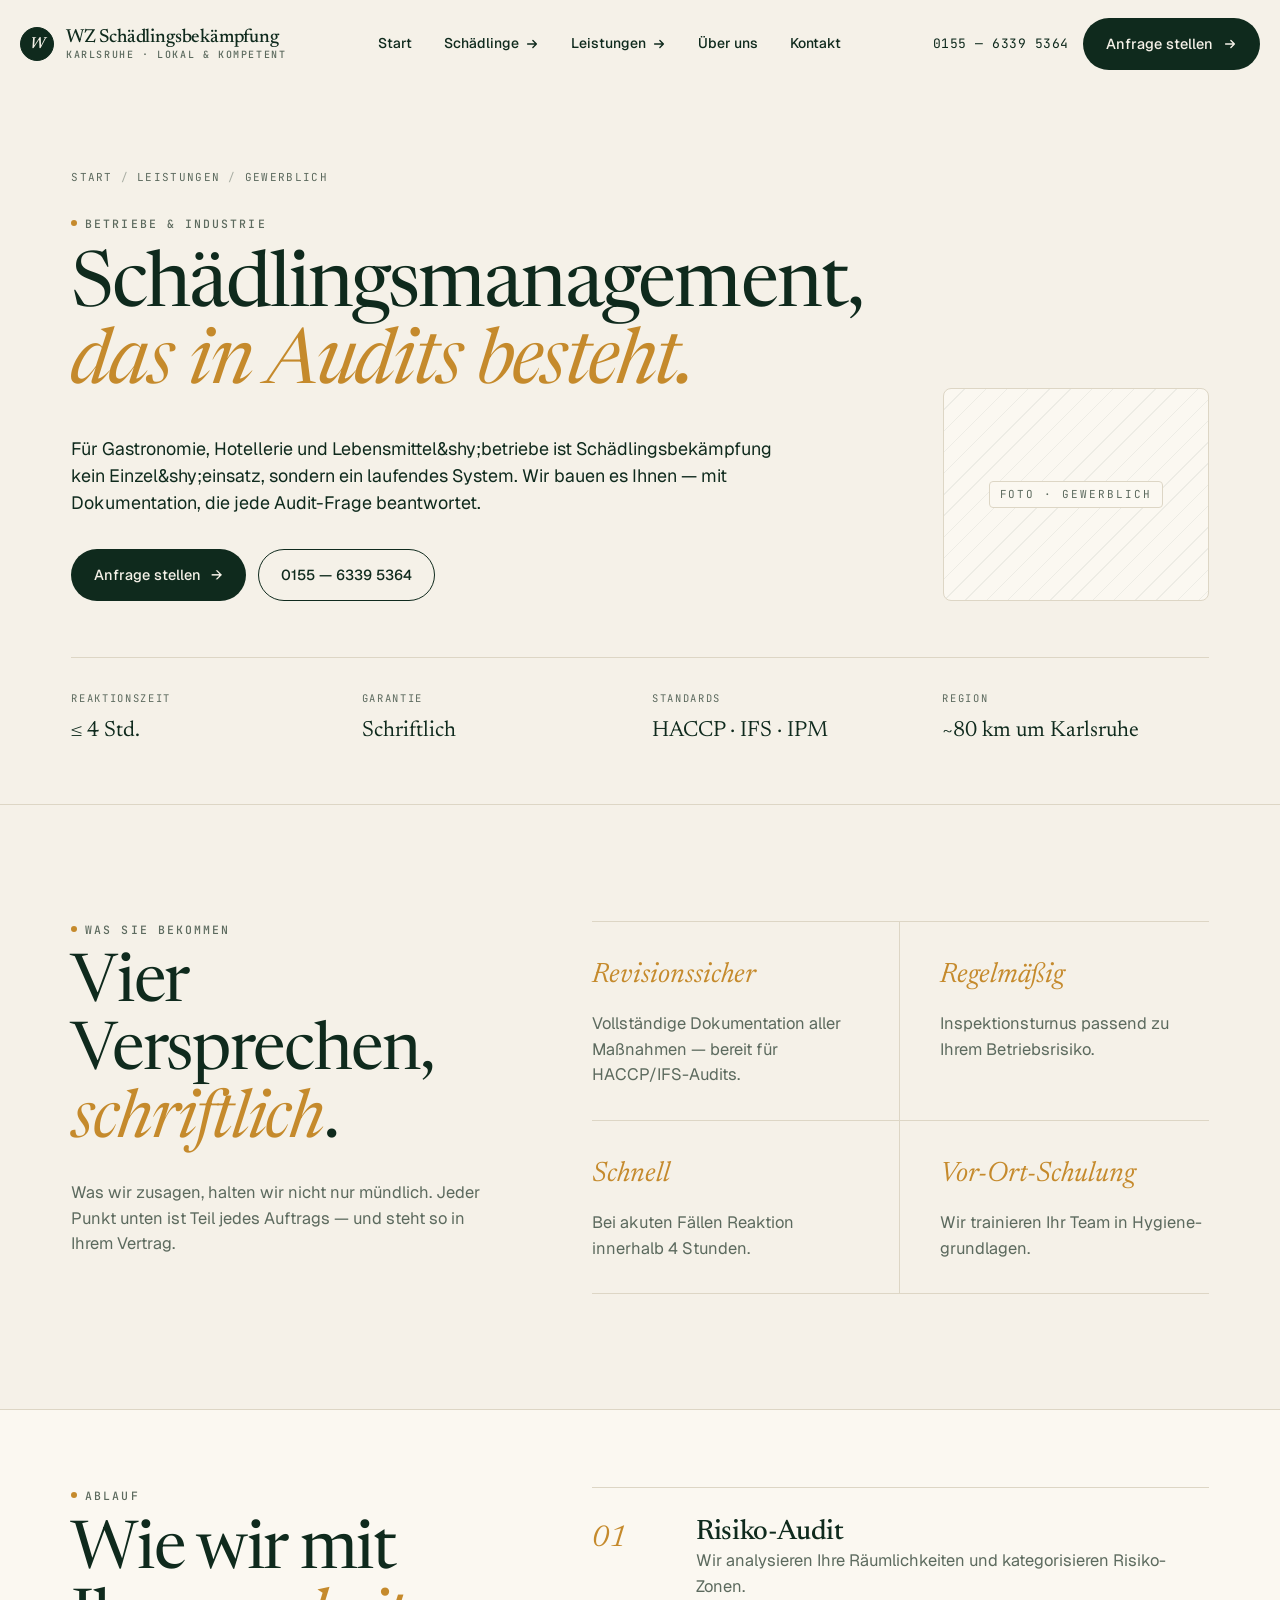
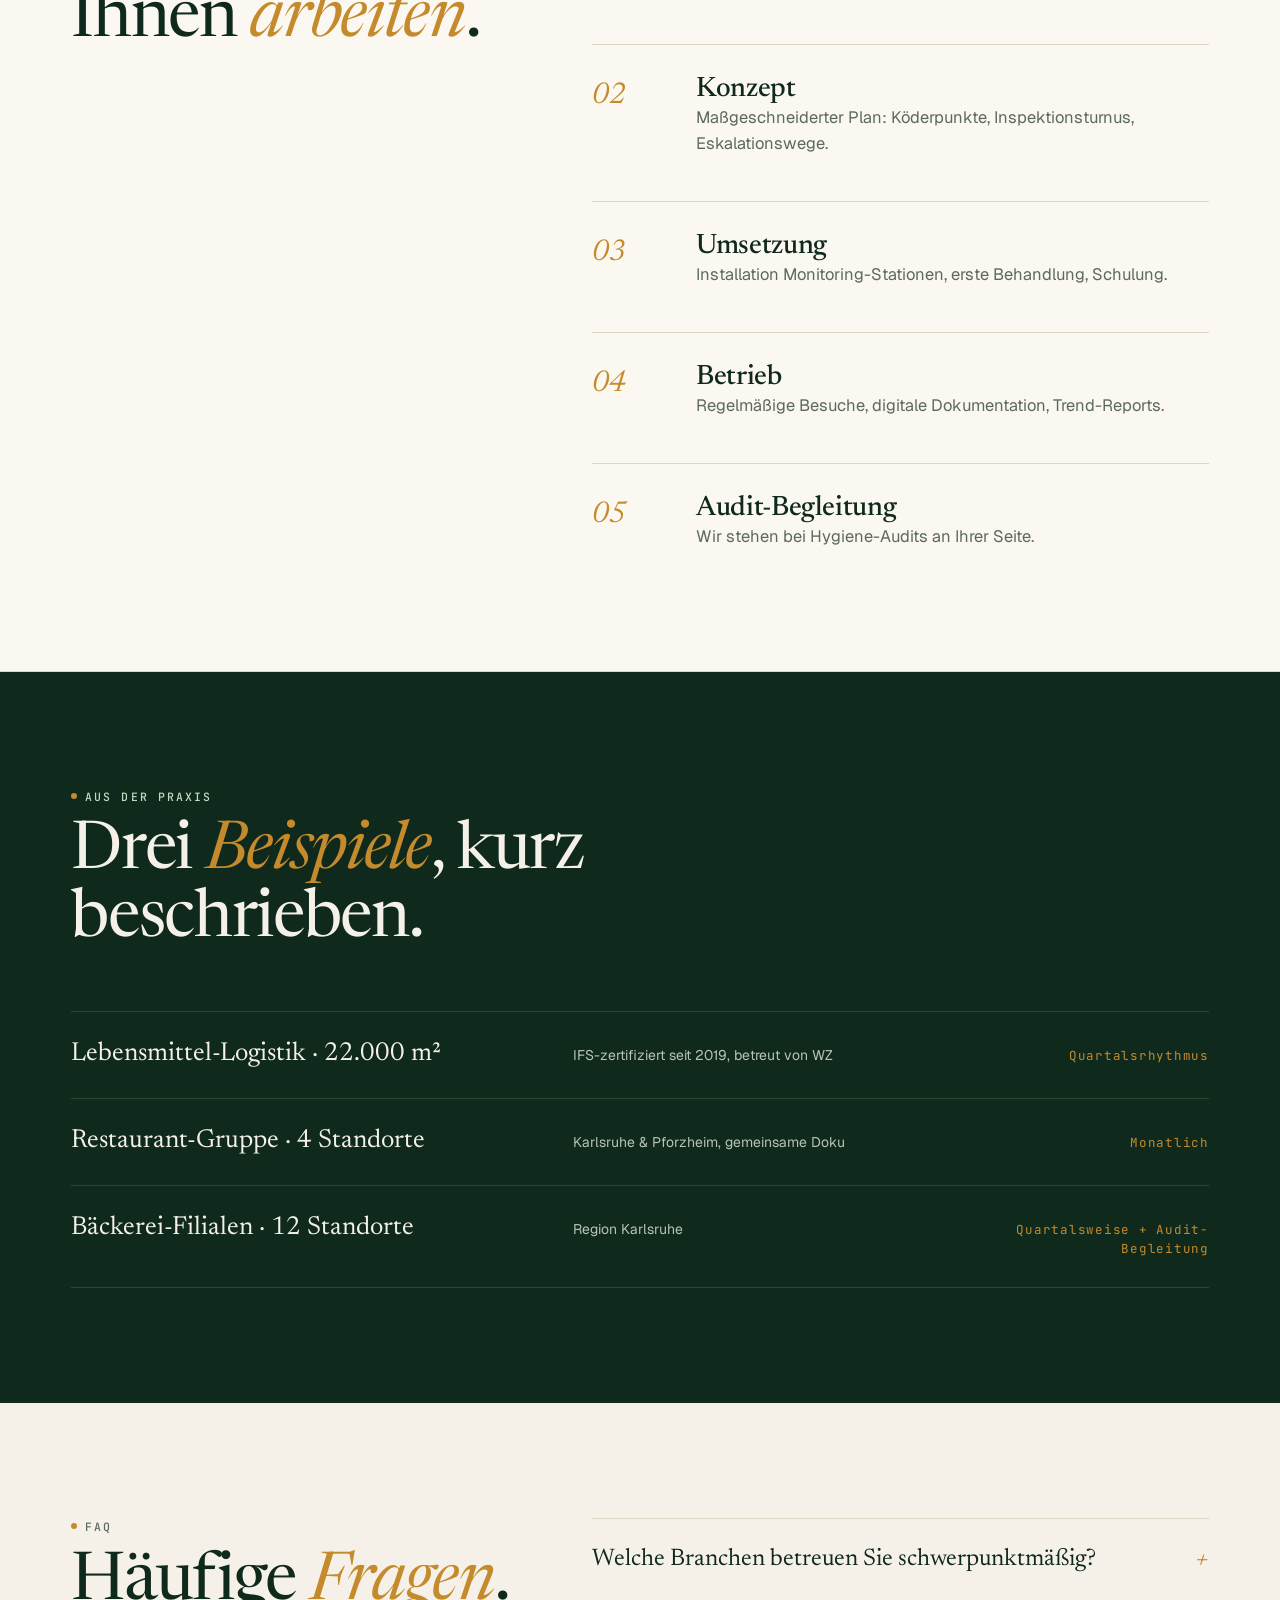
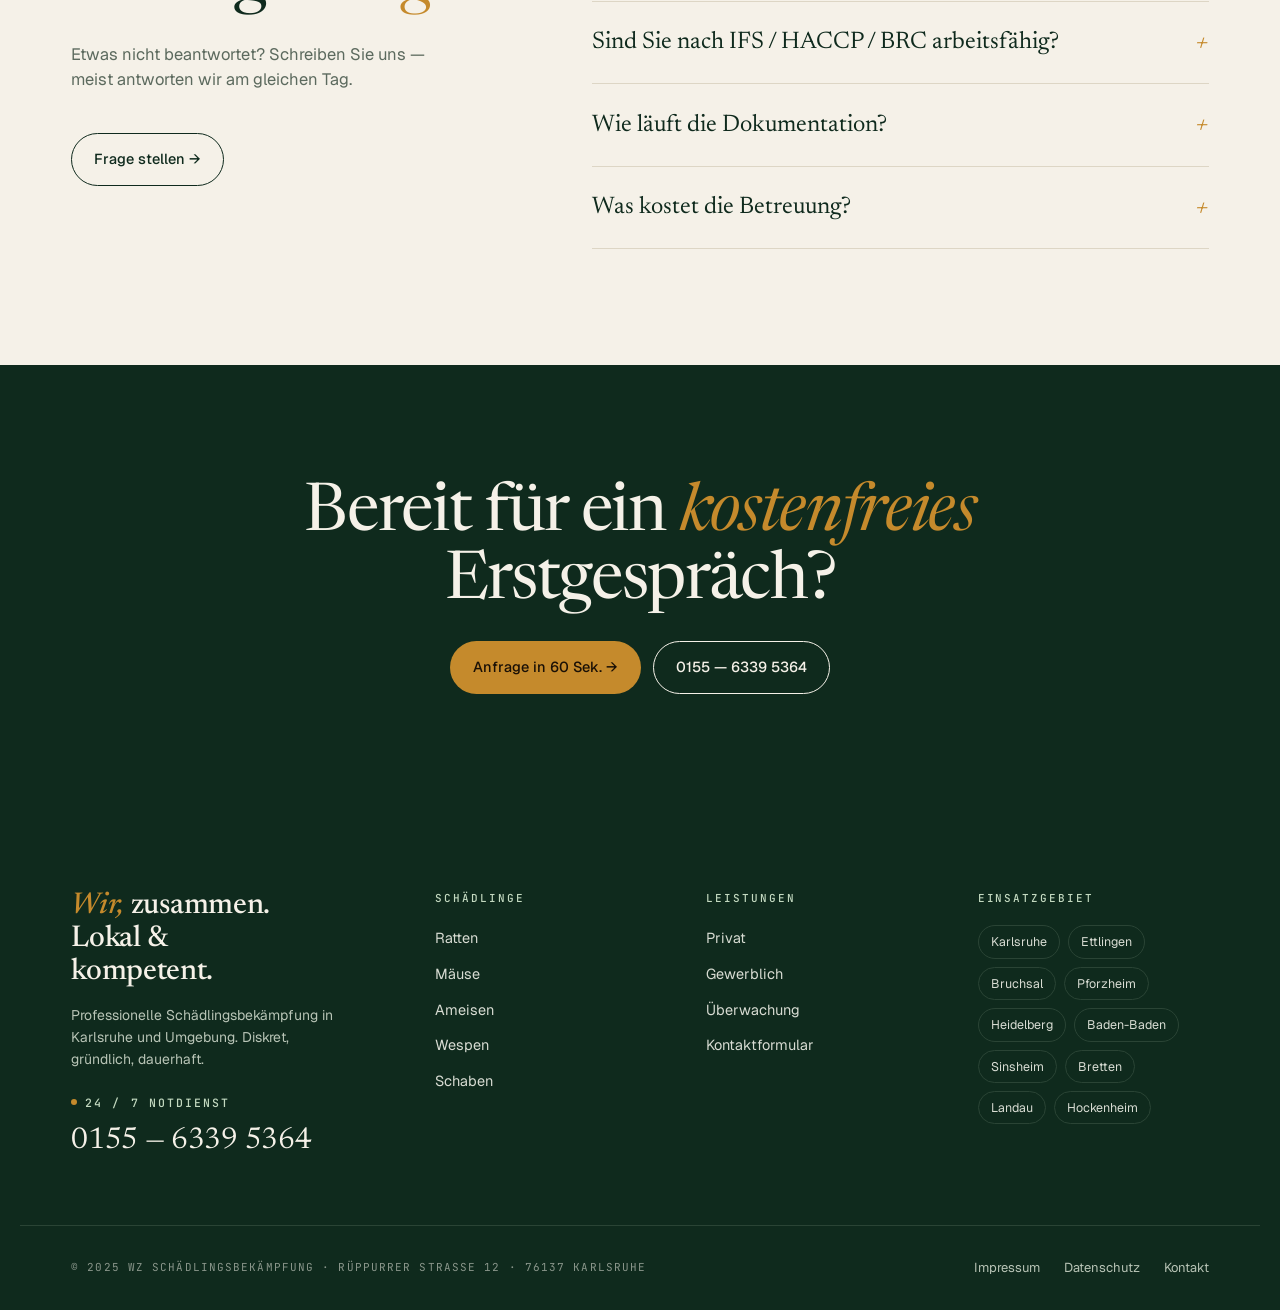
<file: gewerblich.html>
<!doctype html>
<html lang="de">
<head>
<meta charset="utf-8" />
<meta name="viewport" content="width=device-width,initial-scale=1" />
<title id="pageTitle">Leistung — WZ Schädlingsbekämpfung Karlsruhe</title>
<link rel="preconnect" href="https://fonts.googleapis.com" />
<link rel="preconnect" href="https://fonts.gstatic.com" crossorigin />
<link href="https://fonts.googleapis.com/css2?family=Newsreader:ital,opsz,wght@0,6..72,400;0,6..72,500;0,6..72,600;1,6..72,400;1,6..72,500&family=Geist:wght@300;400;500;600&family=JetBrains+Mono:wght@400;500&display=swap" rel="stylesheet" />
<link rel="stylesheet" href="assets/site.css" />
<style>
  .svc-page .svc-hero { display: grid; grid-template-columns: 1.4fr 1fr; gap: 80px; align-items: end; }
  @media (max-width: 900px) { .svc-page .svc-hero { grid-template-columns: 1fr; gap: 40px; } }
  .svc-page .svc-hero .ph { aspect-ratio: 5/4; }

  .svc-page .bullets { list-style: none; padding: 0; margin: 0; display: grid; grid-template-columns: repeat(2, 1fr); gap: 0; border-top: 1px solid var(--line); }
  .svc-page .bullets li { padding: 32px 32px 32px 0; border-bottom: 1px solid var(--line); }
  .svc-page .bullets li:nth-child(odd) { border-right: 1px solid var(--line); padding-right: 40px; }
  .svc-page .bullets li:nth-child(even) { padding-left: 40px; padding-right: 0; }
  .svc-page .bullets h3 { font-family: 'Newsreader', serif; font-size: 28px; font-style: italic; color: var(--gold); margin-bottom: 14px; font-weight: 400; }
  .svc-page .bullets p { color: var(--muted); margin: 0; max-width: 36ch; }
  @media (max-width: 720px) {
    .svc-page .bullets { grid-template-columns: 1fr; }
    .svc-page .bullets li:nth-child(odd) { border-right: none; padding-right: 0; }
    .svc-page .bullets li:nth-child(even) { padding-left: 0; }
  }

  .case-list { list-style: none; padding: 0; margin: 0; }
  .case-list li {
    display: grid; grid-template-columns: 1.4fr 1fr 0.8fr;
    gap: 32px; padding: 28px 0; border-top: 1px solid var(--line-dark);
    align-items: baseline;
  }
  .case-list li:last-child { border-bottom: 1px solid var(--line-dark); }
  .case-list .what { font-family: 'Newsreader', serif; font-size: 26px; font-weight: 400; line-height: 1.15; color: var(--cream); }
  .case-list .where { font-size: 14px; color: #B8C4B6; }
  .case-list .when { font-family: 'JetBrains Mono', monospace; font-size: 12.5px; letter-spacing: 0.06em; color: var(--gold); text-align: right; }
  @media (max-width: 720px) { .case-list li { grid-template-columns: 1fr; gap: 8px; } .case-list .when { text-align: left; } }

  .faq details {
    border-top: 1px solid var(--line);
    padding: 24px 0;
  }
  .faq details:last-of-type { border-bottom: 1px solid var(--line); }
  .faq summary {
    list-style: none; cursor: pointer;
    display: flex; justify-content: space-between; align-items: center; gap: 24px;
    font-family: 'Newsreader', serif; font-size: 24px; font-weight: 400; line-height: 1.2;
  }
  .faq summary::-webkit-details-marker { display: none; }
  .faq summary::after {
    content: "+"; font-family: 'Newsreader', serif; font-style: italic;
    font-size: 28px; color: var(--gold);
    transition: transform var(--t);
  }
  .faq details[open] summary::after { content: "−"; }
  .faq details p { color: var(--muted); margin: 16px 0 0; max-width: 60ch; font-size: 16px; }
</style>
</head>
<body class="svc-page">
<script src="assets/site.js"></script>
<script src="assets/service-data.js"></script>
<script>WZ_mount({ active: '', depth: 0 });</script>

<!-- Page Hero -->
<section class="page-hero">
  <div class="wrap">
    <div class="crumbs">
      <a href="index.html">Start</a>
      <span class="sep">/</span>
      <span>Leistungen</span>
      <span class="sep">/</span>
      <span id="cb-name"></span>
    </div>
    <div class="svc-hero">
      <div>
        <div class="eyebrow"><span class="dot"></span><span id="ebSub"></span></div>
        <h1 style="margin-top:18px"><span id="hTop"></span><br/><em id="hEm"></em></h1>
        <p class="lead" style="margin-top:32px" id="hIntro"></p>
        <div style="margin-top:32px;display:flex;gap:12px;flex-wrap:wrap">
          <a class="btn btn--primary" href="kontakt.html">Anfrage stellen <span aria-hidden="true">→</span></a>
          <a class="btn btn--ghost" href="tel:+4915563395364">0155 — 6339 5364</a>
        </div>
      </div>
      <aside>
        <div class="ph"><span class="label" id="phLabel"></span></div>
      </aside>
    </div>

    <div class="meta">
      <div><div class="k">Reaktionszeit</div><div class="v">≤ 4 Std.</div></div>
      <div><div class="k">Garantie</div><div class="v">Schriftlich</div></div>
      <div><div class="k">Standards</div><div class="v">HACCP · IFS · IPM</div></div>
      <div><div class="k">Region</div><div class="v">~80 km um Karlsruhe</div></div>
    </div>
  </div>
</section>

<!-- Was Sie bekommen -->
<section class="section">
  <div class="wrap">
    <div class="grid" style="grid-template-columns: 1fr 1.4fr; gap: 80px;">
      <div class="reveal">
        <div class="eyebrow"><span class="dot"></span>Was Sie bekommen</div>
        <h2 class="h-1" style="margin-top:14px;max-width:14ch">Vier Versprechen, <em>schriftlich</em>.</h2>
        <p class="muted" style="max-width:38ch;margin-top:24px">
          Was wir zusagen, halten wir nicht nur mündlich. Jeder Punkt unten ist Teil jedes Auftrags — und steht so in Ihrem Vertrag.
        </p>
      </div>
      <ul class="bullets reveal" id="bulletsList"></ul>
    </div>
  </div>
</section>

<!-- Ablauf -->
<section class="section section--tight" style="background:var(--paper);border-block:1px solid var(--line)">
  <div class="wrap">
    <div class="grid" style="grid-template-columns: 1fr 1.4fr; gap: 80px;">
      <div class="reveal">
        <div class="eyebrow"><span class="dot"></span>Ablauf</div>
        <h2 class="h-1" style="margin-top:14px;max-width:12ch">Wie wir mit Ihnen <em>arbeiten</em>.</h2>
      </div>
      <ol class="numlist reveal" id="processList"></ol>
    </div>
  </div>
</section>

<!-- Cases -->
<section class="section section--ink">
  <div class="wrap">
    <div class="reveal">
      <div class="eyebrow" style="color:var(--sage)"><span class="dot"></span>Aus der Praxis</div>
      <h2 class="h-1" style="margin-top:14px;color:var(--cream);max-width:14ch">Drei <em>Beispiele</em>, kurz beschrieben.</h2>
    </div>
    <ul class="case-list reveal" id="caseList" style="margin-top:56px"></ul>
  </div>
</section>

<!-- FAQ -->
<section class="section">
  <div class="wrap">
    <div class="grid" style="grid-template-columns: 1fr 1.4fr; gap: 80px;">
      <div class="reveal">
        <div class="eyebrow"><span class="dot"></span>FAQ</div>
        <h2 class="h-1" style="margin-top:14px;max-width:12ch">Häufige <em>Fragen</em>.</h2>
        <p class="muted" style="max-width:34ch;margin-top:24px">
          Etwas nicht beantwortet? Schreiben Sie uns — meist antworten wir am gleichen Tag.
        </p>
        <a class="btn btn--ghost" href="kontakt.html" style="margin-top:24px">Frage stellen →</a>
      </div>
      <div class="faq reveal" id="faqList"></div>
    </div>
  </div>
</section>

<!-- CTA -->
<section class="section section--ink section--tight">
  <div class="wrap" style="text-align:center;padding:40px 0">
    <h2 class="h-1" style="color:var(--cream);max-width:18ch;margin:0 auto 24px">Bereit für ein <em>kostenfreies</em> Erstgespräch?</h2>
    <div style="display:flex;gap:12px;justify-content:center;flex-wrap:wrap">
      <a class="btn btn--gold" href="kontakt.html">Anfrage in 60 Sek. →</a>
      <a class="btn btn--ghost" href="tel:+4915563395364">0155 — 6339 5364</a>
    </div>
  </div>
</section>

<script>
  const slug = location.pathname.split('/').pop().replace('.html','') || 'privat';
  const data = window.SERVICE_DATA[slug] || window.SERVICE_DATA.privat;

  document.getElementById('pageTitle').textContent = `${data.name} — WZ Schädlingsbekämpfung Karlsruhe`;
  document.getElementById('cb-name').textContent = data.name;
  document.getElementById('ebSub').textContent = data.sub;
  document.getElementById('hTop').textContent = data.headlineTop;
  document.getElementById('hEm').textContent = data.headlineEm;
  document.getElementById('hIntro').textContent = data.intro;
  document.getElementById('phLabel').textContent = `Foto · ${data.name}`;

  document.getElementById('bulletsList').innerHTML =
    data.bullets.map(([k,v]) => `<li><h3>${k}</h3><p>${v}</p></li>`).join('');

  document.getElementById('processList').innerHTML =
    data.process.map(([k,v]) => `<li><div><h3 class="h-3 serif">${k}</h3><p class="muted">${v}</p></div></li>`).join('');

  document.getElementById('caseList').innerHTML =
    data.cases.map(([w,wh,t]) => `<li><div class="what">${w}</div><div class="where">${wh}</div><div class="when">${t}</div></li>`).join('');

  document.getElementById('faqList').innerHTML =
    data.faq.map(([q,a]) => `<details><summary>${q}</summary><p>${a}</p></details>`).join('');
</script>
</body>
</html>
</file>
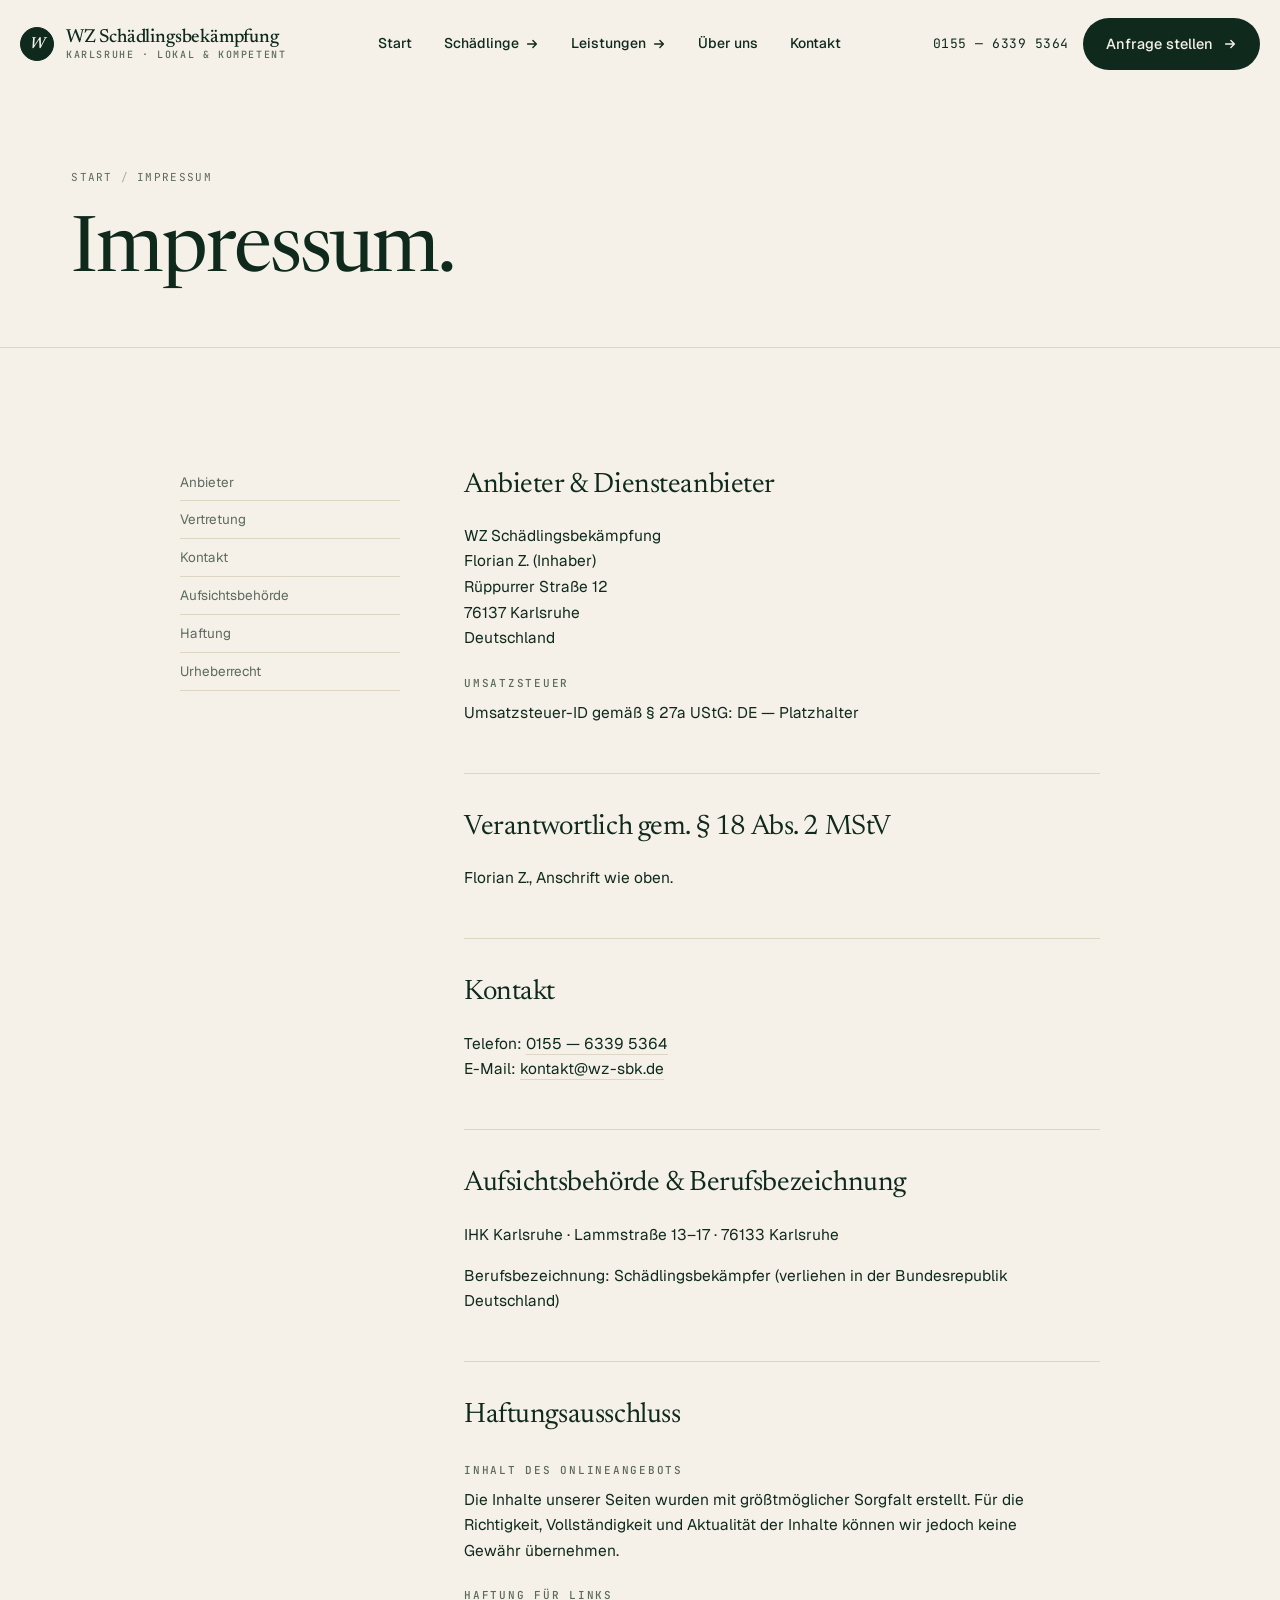
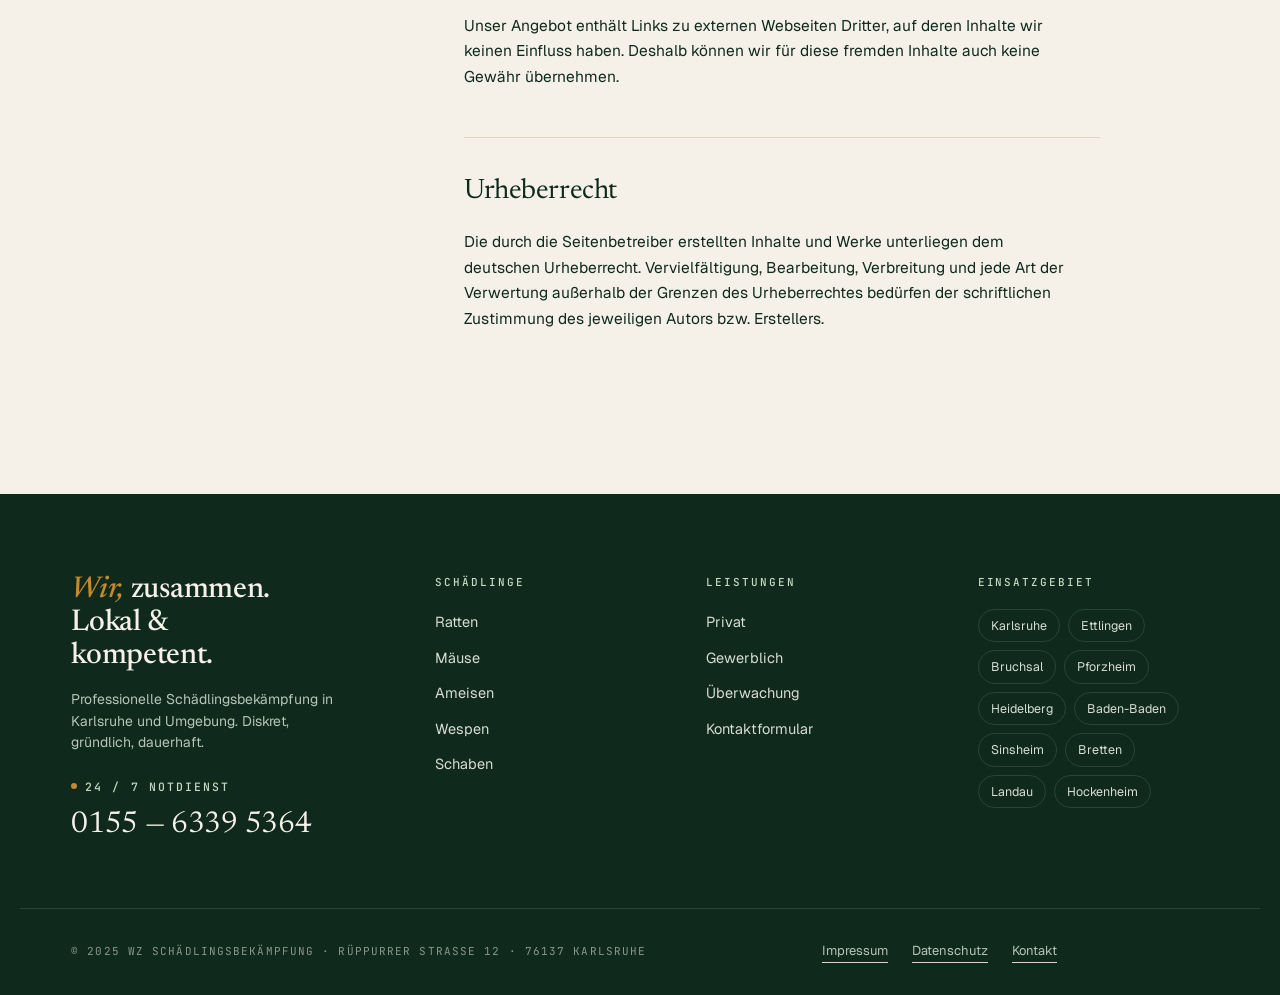
<file: impressum.html>
<!doctype html>
<html lang="de">
<head>
<meta charset="utf-8" />
<meta name="viewport" content="width=device-width,initial-scale=1" />
<title>Impressum — WZ Schädlingsbekämpfung Karlsruhe</title>
<link rel="preconnect" href="https://fonts.googleapis.com" />
<link rel="preconnect" href="https://fonts.gstatic.com" crossorigin />
<link href="https://fonts.googleapis.com/css2?family=Newsreader:ital,opsz,wght@0,6..72,400;0,6..72,500;0,6..72,600;1,6..72,400;1,6..72,500&family=Geist:wght@300;400;500;600&family=JetBrains+Mono:wght@400;500&display=swap" rel="stylesheet" />
<link rel="stylesheet" href="assets/site.css" />
<style>
  .legal { display: grid; grid-template-columns: 220px 1fr; gap: 64px; max-width: 920px; margin: 0 auto; }
  @media (max-width: 720px) { .legal { grid-template-columns: 1fr; gap: 24px; } }
  .legal nav.toc a { display: block; padding: 8px 0; font-size: 13.5px; color: var(--muted); border-bottom: 1px solid var(--line); }
  .legal nav.toc a:hover { color: var(--ink); }
  .legal section { padding: 32px 0; border-top: 1px solid var(--line); }
  .legal section:first-of-type { border-top: none; padding-top: 0; }
  .legal h2 { font-family: 'Newsreader', serif; font-weight: 400; font-size: 28px; margin-bottom: 16px; letter-spacing: -0.015em; }
  .legal h3 { font-family: 'JetBrains Mono', monospace; font-size: 11px; letter-spacing: 0.16em; text-transform: uppercase; color: var(--muted); margin: 24px 0 8px; font-weight: 500; }
  .legal p, .legal address { font-size: 15.5px; line-height: 1.65; color: var(--ink); margin: 0 0 1em; max-width: 60ch; font-style: normal; }
  .legal a { border-bottom: 1px solid var(--line); }
  .legal a:hover { border-bottom-color: var(--ink); }
</style>
</head>
<body>
<script src="assets/site.js"></script>
<script>WZ_mount({ active: '', depth: 0 });</script>

<section class="page-hero">
  <div class="wrap">
    <div class="crumbs">
      <a href="index.html">Start</a><span class="sep">/</span><span>Impressum</span>
    </div>
    <h1>Impressum.</h1>
  </div>
</section>

<section class="section">
  <div class="wrap">
    <div class="legal">
      <nav class="toc">
        <a href="#anbieter">Anbieter</a>
        <a href="#vertretung">Vertretung</a>
        <a href="#kontakt">Kontakt</a>
        <a href="#aufsicht">Aufsichtsbehörde</a>
        <a href="#haftung">Haftung</a>
        <a href="#urheber">Urheberrecht</a>
      </nav>
      <div>
        <section id="anbieter">
          <h2>Anbieter &amp; Diensteanbieter</h2>
          <address>
            WZ Schädlingsbekämpfung<br/>
            Florian Z. (Inhaber)<br/>
            Rüppurrer Straße 12<br/>
            76137 Karlsruhe<br/>
            Deutschland
          </address>
          <h3>Umsatzsteuer</h3>
          <p>Umsatzsteuer-ID gemäß § 27a UStG: DE — Platzhalter</p>
        </section>

        <section id="vertretung">
          <h2>Verantwortlich gem. § 18 Abs. 2 MStV</h2>
          <p>Florian Z., Anschrift wie oben.</p>
        </section>

        <section id="kontakt">
          <h2>Kontakt</h2>
          <p>
            Telefon: <a href="tel:+4915563395364">0155 — 6339 5364</a><br/>
            E-Mail: <a href="mailto:kontakt@wz-sbk.de">kontakt@wz-sbk.de</a>
          </p>
        </section>

        <section id="aufsicht">
          <h2>Aufsichtsbehörde &amp; Berufsbezeichnung</h2>
          <p>IHK Karlsruhe · Lammstraße 13–17 · 76133 Karlsruhe</p>
          <p>Berufsbezeichnung: Schädlingsbekämpfer (verliehen in der Bundesrepublik Deutschland)</p>
        </section>

        <section id="haftung">
          <h2>Haftungs&shy;ausschluss</h2>
          <h3>Inhalt des Onlineangebots</h3>
          <p>Die Inhalte unserer Seiten wurden mit größtmöglicher Sorgfalt erstellt. Für die Richtigkeit, Vollständigkeit und Aktualität der Inhalte können wir jedoch keine Gewähr übernehmen.</p>
          <h3>Haftung für Links</h3>
          <p>Unser Angebot enthält Links zu externen Webseiten Dritter, auf deren Inhalte wir keinen Einfluss haben. Deshalb können wir für diese fremden Inhalte auch keine Gewähr übernehmen.</p>
        </section>

        <section id="urheber">
          <h2>Urheberrecht</h2>
          <p>Die durch die Seiten&shy;betreiber erstellten Inhalte und Werke unterliegen dem deutschen Urheberrecht. Vervielfältigung, Bearbeitung, Verbreitung und jede Art der Verwertung außerhalb der Grenzen des Urheberrechtes bedürfen der schriftlichen Zustimmung des jeweiligen Autors bzw. Erstellers.</p>
        </section>
      </div>
    </div>
  </div>
</section>

</body>
</html>
</file>
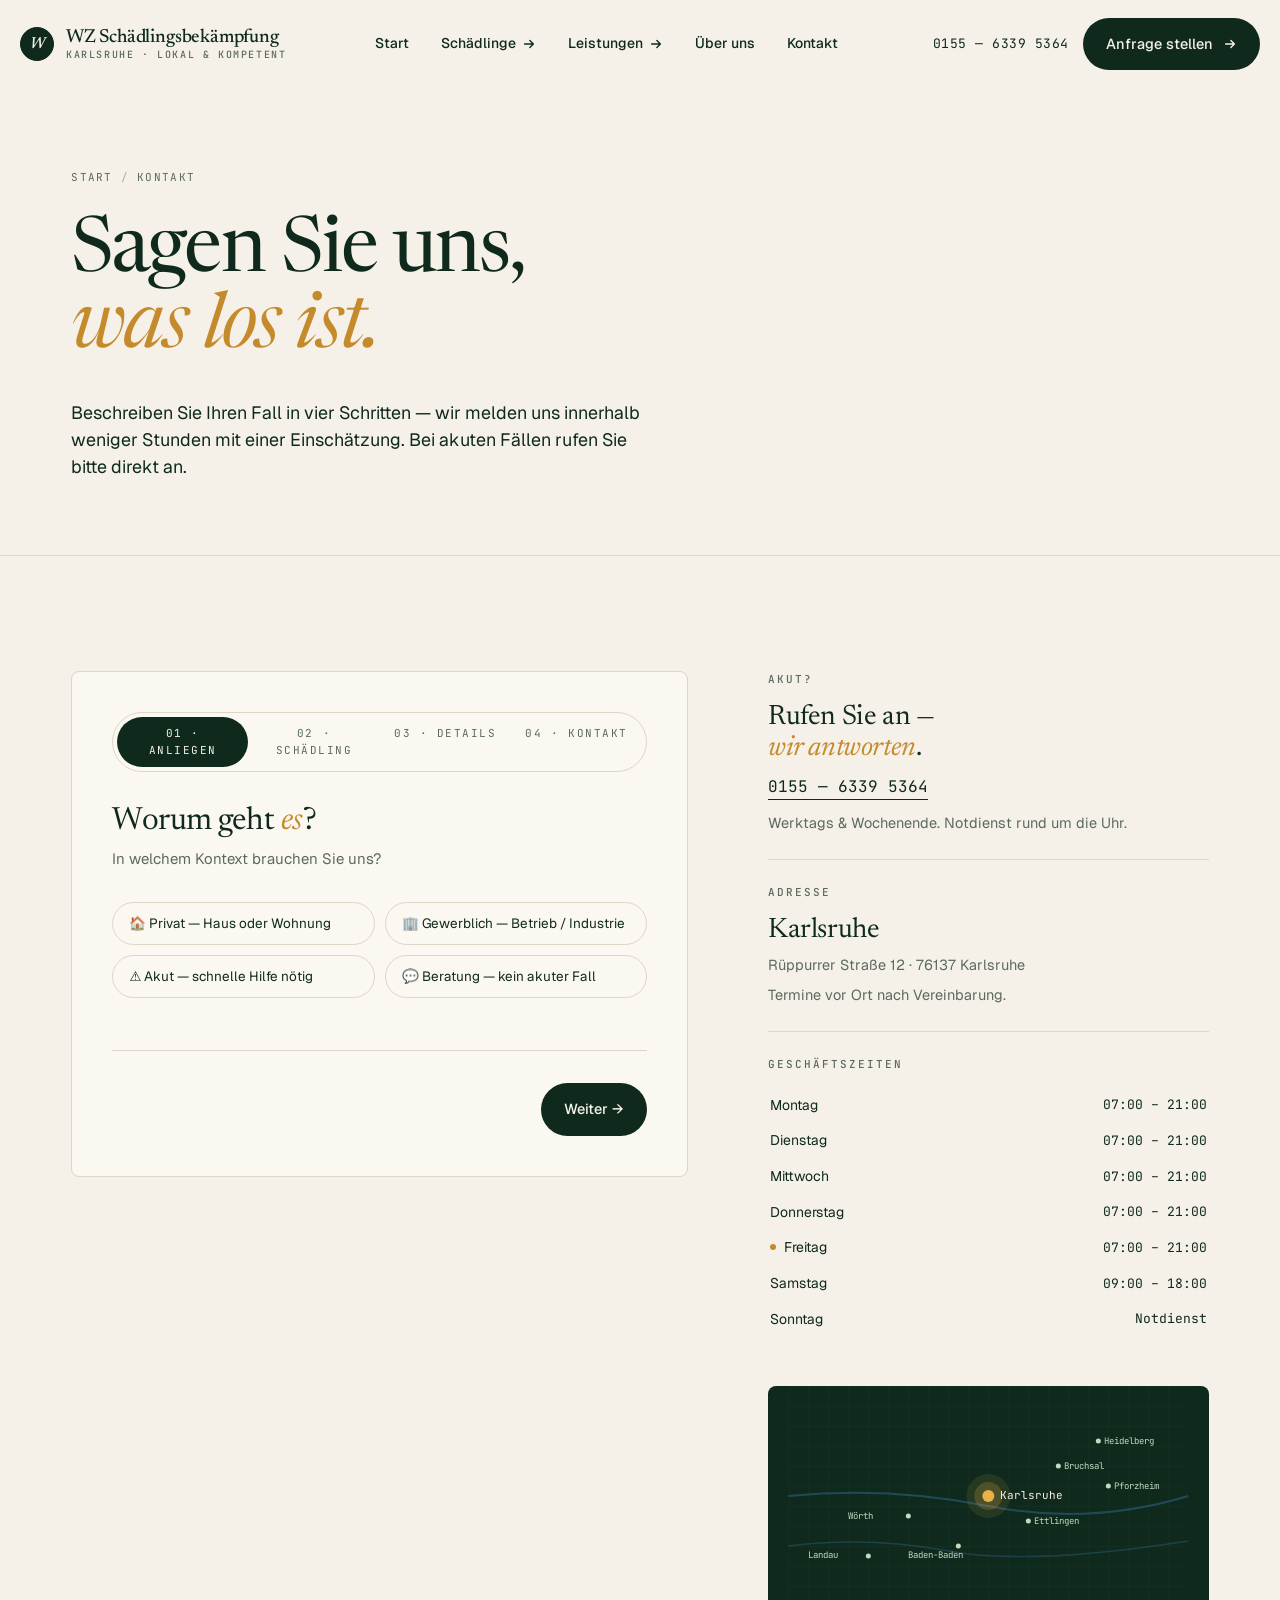
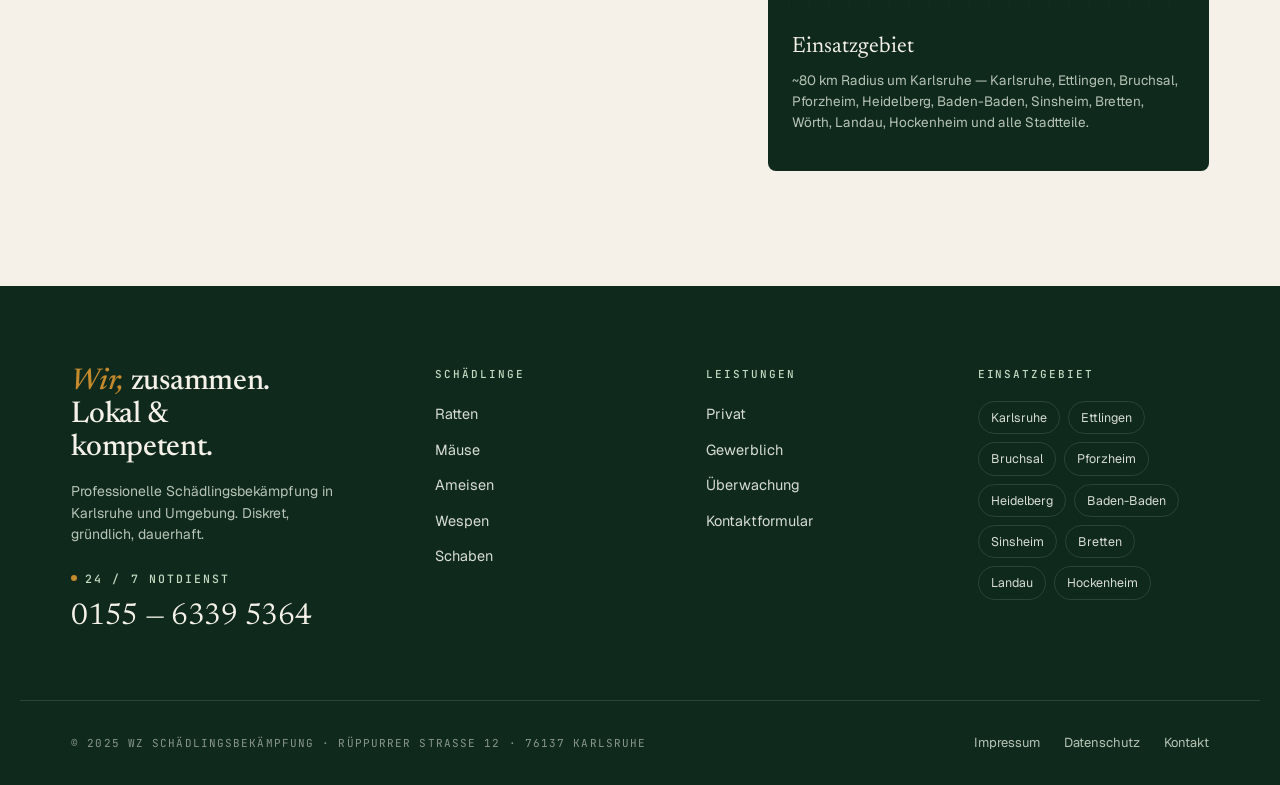
<file: kontakt.html>
<!doctype html>
<html lang="de">
<head>
<meta charset="utf-8" />
<meta name="viewport" content="width=device-width,initial-scale=1" />
<title>Kontakt — WZ Schädlingsbekämpfung Karlsruhe</title>
<meta name="description" content="Kontaktieren Sie WZ Schädlingsbekämpfung in Karlsruhe — Anfrage in 60 Sekunden, Notdienst rund um die Uhr." />
<link rel="preconnect" href="https://fonts.googleapis.com" />
<link rel="preconnect" href="https://fonts.gstatic.com" crossorigin />
<link href="https://fonts.googleapis.com/css2?family=Newsreader:ital,opsz,wght@0,6..72,400;0,6..72,500;0,6..72,600;1,6..72,400;1,6..72,500&family=Geist:wght@300;400;500;600&family=JetBrains+Mono:wght@400;500&display=swap" rel="stylesheet" />
<link rel="stylesheet" href="assets/site.css" />
<style>
  .kontakt-grid { display: grid; grid-template-columns: 1.4fr 1fr; gap: 80px; align-items: start; }
  @media (max-width: 1040px) { .kontakt-grid { grid-template-columns: 1fr; gap: 56px; } }

  .form-card {
    background: var(--paper);
    border: 1px solid var(--line);
    border-radius: var(--r-md);
    padding: 40px;
  }
  .form-card .steps { margin-bottom: 32px; }
  .form-step { display: none; }
  .form-step.active { display: block; animation: fadeIn 320ms cubic-bezier(.2,.7,.2,1); }
  @keyframes fadeIn { from { opacity: 0; transform: translateY(8px); } to { opacity: 1; transform: none; } }
  .form-step h2 { font-family: 'Newsreader', serif; font-size: 32px; font-weight: 400; line-height: 1.1; margin-bottom: 8px; letter-spacing: -0.015em; }
  .form-step h2 em { font-style: italic; color: var(--gold); }
  .form-step .sub { color: var(--muted); margin-bottom: 32px; font-size: 15px; }

  .pest-pick { display: grid; grid-template-columns: repeat(3, 1fr); gap: 10px; }
  @media (max-width: 540px) { .pest-pick { grid-template-columns: repeat(2, 1fr); } }
  .pest-pick label {
    display: flex; flex-direction: column; align-items: center; gap: 10px;
    padding: 20px 12px;
    border: 1px solid var(--line); background: var(--paper);
    border-radius: var(--r-md);
    font-size: 14px; font-weight: 500;
    cursor: pointer; transition: all var(--t);
    text-align: center;
  }
  .pest-pick label:hover { border-color: var(--ink); }
  .pest-pick input { position: absolute; opacity: 0; pointer-events: none; }
  .pest-pick input:checked + label { background: var(--ink); color: var(--cream); border-color: var(--ink); }
  .pest-pick input:checked + label .pest-ico { background: var(--ink-2); color: var(--sage); border-color: var(--line-dark); }

  .form-actions { display: flex; justify-content: space-between; gap: 12px; margin-top: 32px; padding-top: 32px; border-top: 1px solid var(--line); }
  .form-actions .btn-back { background: none; border: none; color: var(--muted); font-size: 14px; padding: 12px 0; }
  .form-actions .btn-back:hover { color: var(--ink); }

  .summary { background: var(--cream); border-radius: var(--r-sm); padding: 20px; margin-bottom: 24px; }
  .summary-row { display: flex; justify-content: space-between; gap: 16px; padding: 6px 0; font-size: 14px; }
  .summary-row .k { color: var(--muted); font-family: 'JetBrains Mono', monospace; font-size: 11px; letter-spacing: 0.12em; text-transform: uppercase; min-width: 110px; }
  .summary-row .v { text-align: right; font-weight: 500; }

  .success {
    text-align: center;
    padding: 40px 20px;
  }
  .success .check {
    width: 72px; height: 72px;
    border-radius: 50%;
    background: var(--ink); color: var(--gold);
    margin: 0 auto 24px;
    display: grid; place-items: center;
    font-family: 'Newsreader', serif; font-size: 40px; font-style: italic;
  }
  .success h2 { font-family: 'Newsreader', serif; font-weight: 400; font-size: 36px; margin-bottom: 12px; }
  .success p { color: var(--muted); max-width: 36ch; margin: 0 auto 24px; }

  /* Right side */
  .info-block { padding: 24px 0; border-top: 1px solid var(--line); }
  .info-block:first-of-type { border-top: none; padding-top: 0; }
  .info-block h3 { font-family: 'JetBrains Mono', monospace; font-size: 11px; letter-spacing: 0.18em; text-transform: uppercase; color: var(--muted); margin-bottom: 14px; font-weight: 500; }
  .info-block .big {
    font-family: 'Newsreader', serif; font-size: 28px; font-weight: 400; line-height: 1.1; letter-spacing: -0.015em;
    color: var(--ink);
  }
  .info-block .big em { font-style: italic; color: var(--gold); }
  .info-block p { margin: 8px 0 0; color: var(--muted); font-size: 14.5px; }
  .info-block a.tel { font-family: 'JetBrains Mono', monospace; font-size: 16px; color: var(--ink); border-bottom: 1px solid var(--ink); padding-bottom: 2px; }

  .map-card {
    background: var(--ink);
    color: var(--cream);
    border-radius: var(--r-md);
    overflow: hidden;
    margin-top: 24px;
  }
  .map-svg { width: 100%; height: 220px; display: block; }
  .map-card .meta { padding: 24px; }
  .map-card .meta h4 { font-family: 'Newsreader', serif; font-weight: 400; font-size: 22px; margin-bottom: 6px; }
  .map-card .meta p { color: #B8C4B6; font-size: 13.5px; }

  /* Hours */
  .hours { width: 100%; }
  .hours tr td { padding: 6px 0; font-size: 14px; }
  .hours tr td:last-child { text-align: right; font-family: 'JetBrains Mono', monospace; font-size: 13px; }
  .hours tr.today { color: var(--ink); }
  .hours tr.today td:first-child::before {
    content: ""; display: inline-block; width: 6px; height: 6px; border-radius: 50%;
    background: var(--gold); margin-right: 8px; vertical-align: 2px;
  }
</style>
</head>
<body>
<script src="assets/site.js"></script>
<script>WZ_mount({ active: 'kontakt', depth: 0 });</script>

<section class="page-hero">
  <div class="wrap">
    <div class="crumbs">
      <a href="index.html">Start</a>
      <span class="sep">/</span>
      <span>Kontakt</span>
    </div>
    <h1>Sagen Sie uns,<br/><em>was los ist.</em></h1>
    <p class="lead" style="margin-top:32px;max-width:48ch">
      Beschreiben Sie Ihren Fall in vier Schritten — wir melden uns innerhalb weniger Stunden mit einer Einschätzung. Bei akuten Fällen rufen Sie bitte direkt an.
    </p>
  </div>
</section>

<section class="section">
  <div class="wrap">
    <div class="kontakt-grid">

      <!-- FORM -->
      <div class="form-card reveal">
        <div class="steps" id="stepsBar">
          <div class="step active" data-step="1">01 · Anliegen</div>
          <div class="step" data-step="2">02 · Schädling</div>
          <div class="step" data-step="3">03 · Details</div>
          <div class="step" data-step="4">04 · Kontakt</div>
        </div>

        <form id="kontaktForm" novalidate>

          <!-- STEP 1 -->
          <div class="form-step active" data-step="1">
            <h2>Worum geht <em>es</em>?</h2>
            <p class="sub">In welchem Kontext brauchen Sie uns?</p>
            <div class="chips" style="display:grid;grid-template-columns:repeat(2,1fr);gap:10px">
              <input type="radio" name="kontext" id="k1" value="Privat" required />
              <label for="k1">🏠 Privat — Haus oder Wohnung</label>
              <input type="radio" name="kontext" id="k2" value="Gewerblich" />
              <label for="k2">🏢 Gewerblich — Betrieb / Industrie</label>
              <input type="radio" name="kontext" id="k3" value="Akut / Notfall" />
              <label for="k3">⚠️ Akut — schnelle Hilfe nötig</label>
              <input type="radio" name="kontext" id="k4" value="Beratung" />
              <label for="k4">💬 Beratung — kein akuter Fall</label>
            </div>
            <div class="err" id="err-kontext" style="margin-top:8px;font-family:'JetBrains Mono',monospace;font-size:12px;color:#B33A1F;min-height:1em"></div>

            <div class="form-actions">
              <span></span>
              <button type="button" class="btn btn--primary" data-next="2">Weiter →</button>
            </div>
          </div>

          <!-- STEP 2 -->
          <div class="form-step" data-step="2">
            <h2>Welcher <em>Schädling</em>?</h2>
            <p class="sub">Wählen Sie das, was am ehesten zutrifft. Sie können später Details ergänzen.</p>
            <div class="pest-pick" id="pestPick"></div>
            <div class="err" id="err-pest" style="margin-top:8px;font-family:'JetBrains Mono',monospace;font-size:12px;color:#B33A1F;min-height:1em"></div>

            <div class="form-actions">
              <button type="button" class="btn-back" data-prev="1">← Zurück</button>
              <button type="button" class="btn btn--primary" data-next="3">Weiter →</button>
            </div>
          </div>

          <!-- STEP 3 -->
          <div class="form-step" data-step="3">
            <h2>Erzählen Sie uns <em>mehr</em>.</h2>
            <p class="sub">Was haben Sie beobachtet? Wo? Seit wann?</p>

            <div class="field">
              <label for="ort">Ort des Befalls</label>
              <input type="text" id="ort" name="ort" placeholder="z. B. Küche, Dachstuhl, Lagerhalle …" />
            </div>
            <div class="field">
              <label for="seit">Seit wann beobachten Sie das?</label>
              <select id="seit" name="seit">
                <option value="">Bitte wählen</option>
                <option>Heute / Gerade eben</option>
                <option>Seit ein paar Tagen</option>
                <option>Seit ein paar Wochen</option>
                <option>Seit Monaten</option>
              </select>
            </div>
            <div class="field">
              <label for="details">Beschreibung (optional)</label>
              <textarea id="details" name="details" placeholder="z. B. „Sehe abends vermehrt Mäuse im Vorratsraum, Spuren an Verpackungen …“"></textarea>
            </div>

            <div class="form-actions">
              <button type="button" class="btn-back" data-prev="2">← Zurück</button>
              <button type="button" class="btn btn--primary" data-next="4">Weiter →</button>
            </div>
          </div>

          <!-- STEP 4 -->
          <div class="form-step" data-step="4">
            <h2>Wie erreichen <em>wir Sie</em>?</h2>
            <p class="sub">Wir melden uns innerhalb weniger Stunden zurück.</p>

            <div class="summary" id="summary"></div>

            <div class="grid" style="grid-template-columns: 1fr 1fr; gap: 16px;">
              <div class="field">
                <label for="name">Ihr Name *</label>
                <input type="text" id="name" name="name" required />
                <div class="err"></div>
              </div>
              <div class="field">
                <label for="tel">Telefon *</label>
                <input type="tel" id="tel" name="tel" required placeholder="0721 / 123 4567" />
                <div class="err"></div>
              </div>
            </div>
            <div class="field">
              <label for="email">E-Mail *</label>
              <input type="email" id="email" name="email" required placeholder="ihre@adresse.de" />
              <div class="err"></div>
            </div>
            <div class="field">
              <label for="plz">Postleitzahl</label>
              <input type="text" id="plz" name="plz" placeholder="76131" maxlength="5" />
            </div>

            <label class="checkbox" style="margin-top:8px">
              <input type="checkbox" id="dsgvo" name="dsgvo" required />
              <span>Ich bin damit einverstanden, dass meine Angaben zur Bearbeitung meiner Anfrage gespeichert werden. (<a href="datenschutz.html" style="border-bottom:1px solid var(--ink)">Datenschutz</a>)</span>
            </label>
            <div class="err" id="err-dsgvo" style="margin-top:6px;font-family:'JetBrains Mono',monospace;font-size:12px;color:#B33A1F;min-height:1em"></div>

            <div class="form-actions">
              <button type="button" class="btn-back" data-prev="3">← Zurück</button>
              <button type="submit" class="btn btn--primary" id="submitBtn">Anfrage senden →</button>
            </div>
          </div>

          <!-- SUCCESS -->
          <div class="form-step" data-step="success">
            <div class="success">
              <div class="check">✓</div>
              <h2>Vielen Dank.</h2>
              <p>Ihre Anfrage ist bei uns eingegangen. Wir melden uns innerhalb weniger Stunden — werktags meist innerhalb einer Stunde.</p>
              <a class="btn btn--primary" href="index.html">Zurück zur Startseite →</a>
            </div>
          </div>
        </form>
      </div>

      <!-- ASIDE -->
      <aside class="reveal">
        <div class="info-block">
          <h3>Akut?</h3>
          <p class="big">Rufen Sie an —<br/><em>wir antworten</em>.</p>
          <p style="margin-top:12px">
            <a class="tel" href="tel:+4915563395364">0155 — 6339 5364</a>
          </p>
          <p style="margin-top:12px">Werktags & Wochenende. Notdienst rund um die Uhr.</p>
        </div>

        <div class="info-block">
          <h3>Adresse</h3>
          <p class="big">Karlsruhe</p>
          <p>Rüppurrer Straße 12 · 76137 Karlsruhe</p>
          <p>Termine vor Ort nach Vereinbarung.</p>
        </div>

        <div class="info-block">
          <h3>Geschäftszeiten</h3>
          <table class="hours">
            <tbody>
              <tr id="row-Mo"><td>Montag</td><td>07:00 – 21:00</td></tr>
              <tr id="row-Di"><td>Dienstag</td><td>07:00 – 21:00</td></tr>
              <tr id="row-Mi"><td>Mittwoch</td><td>07:00 – 21:00</td></tr>
              <tr id="row-Do"><td>Donnerstag</td><td>07:00 – 21:00</td></tr>
              <tr id="row-Fr"><td>Freitag</td><td>07:00 – 21:00</td></tr>
              <tr id="row-Sa"><td>Samstag</td><td>09:00 – 18:00</td></tr>
              <tr id="row-So"><td>Sonntag</td><td>Notdienst</td></tr>
            </tbody>
          </table>
        </div>

        <div class="map-card">
          <svg class="map-svg" viewBox="0 0 400 220" xmlns="http://www.w3.org/2000/svg" aria-hidden="true">
            <defs>
              <pattern id="grid" width="20" height="20" patternUnits="userSpaceOnUse">
                <path d="M 20 0 L 0 0 0 20" fill="none" stroke="#1F4733" stroke-width="0.6" opacity="0.5"/>
              </pattern>
            </defs>
            <rect width="400" height="220" fill="#0F2A1D"/>
            <rect width="400" height="220" fill="url(#grid)"/>
            <!-- Rivers / region lines -->
            <path d="M0 110 Q 100 100 200 120 T 400 110" stroke="#3E7CB1" stroke-width="2" fill="none" opacity="0.4"/>
            <path d="M0 160 Q 80 150 160 165 T 400 155" stroke="#3E7CB1" stroke-width="1.5" fill="none" opacity="0.3"/>
            <!-- City dots -->
            <g font-family="JetBrains Mono, monospace" font-size="9" fill="#C3D9C0">
              <circle cx="200" cy="110" r="6" fill="#E8B14B"/>
              <circle cx="200" cy="110" r="14" fill="#E8B14B" opacity="0.2"/>
              <circle cx="200" cy="110" r="22" fill="#E8B14B" opacity="0.1"/>
              <text x="212" y="113" fill="#F5F1E8" font-size="11">Karlsruhe</text>
              <circle cx="240" cy="135" r="2.5" fill="#C3D9C0"/><text x="246" y="138">Ettlingen</text>
              <circle cx="270" cy="80" r="2.5" fill="#C3D9C0"/><text x="276" y="83">Bruchsal</text>
              <circle cx="320" cy="100" r="2.5" fill="#C3D9C0"/><text x="326" y="103">Pforzheim</text>
              <circle cx="310" cy="55" r="2.5" fill="#C3D9C0"/><text x="316" y="58">Heidelberg</text>
              <circle cx="170" cy="160" r="2.5" fill="#C3D9C0"/><text x="120" y="172">Baden-Baden</text>
              <circle cx="120" cy="130" r="2.5" fill="#C3D9C0"/><text x="60" y="133">Wörth</text>
              <circle cx="80" cy="170" r="2.5" fill="#C3D9C0"/><text x="20" y="172">Landau</text>
            </g>
          </svg>
          <div class="meta">
            <h4>Einsatzgebiet</h4>
            <p>~80 km Radius um Karlsruhe — Karlsruhe, Ettlingen, Bruchsal, Pforzheim, Heidelberg, Baden-Baden, Sinsheim, Bretten, Wörth, Landau, Hockenheim und alle Stadtteile.</p>
          </div>
        </div>
      </aside>

    </div>
  </div>
</section>

<script>
  // ----- pest pick render
  document.getElementById('pestPick').innerHTML = SITE.pests.map(p => `
    <input type="radio" name="pest" id="p-${p.slug}" value="${p.name}" />
    <label for="p-${p.slug}">
      <div class="pest-ico">${PEST_SVG[p.icon]}</div>
      <span>${p.name}</span>
    </label>
  `).join('') + `
    <input type="radio" name="pest" id="p-other" value="Anderes / unsicher" />
    <label for="p-other">
      <div class="pest-ico">?</div>
      <span>Unsicher</span>
    </label>
  `;

  // ----- highlight today's hours
  const days = ['So','Mo','Di','Mi','Do','Fr','Sa'];
  const today = days[new Date().getDay()];
  const todayRow = document.getElementById('row-' + today);
  if (todayRow) todayRow.classList.add('today');

  // ----- multi-step form
  const form = document.getElementById('kontaktForm');
  const steps = form.querySelectorAll('.form-step');
  const bar = document.getElementById('stepsBar');

  function show(step) {
    steps.forEach(s => s.classList.toggle('active', s.dataset.step === String(step)));
    bar.querySelectorAll('.step').forEach(s => {
      s.classList.remove('active', 'done');
      const n = Number(s.dataset.step);
      if (n === Number(step)) s.classList.add('active');
      else if (n < Number(step)) s.classList.add('done');
    });
    if (step === 4) renderSummary();
    window.scrollTo({ top: form.getBoundingClientRect().top + window.scrollY - 100, behavior: 'smooth' });
  }

  function validate(step) {
    if (step === 1) {
      const v = form.querySelector('input[name="kontext"]:checked');
      document.getElementById('err-kontext').textContent = v ? '' : 'Bitte wählen Sie einen Kontext.';
      return !!v;
    }
    if (step === 2) {
      const v = form.querySelector('input[name="pest"]:checked');
      document.getElementById('err-pest').textContent = v ? '' : 'Bitte wählen Sie einen Schädling oder „Unsicher".';
      return !!v;
    }
    return true;
  }

  form.querySelectorAll('[data-next]').forEach(b => {
    b.addEventListener('click', () => {
      const cur = Number(b.closest('.form-step').dataset.step);
      if (validate(cur)) show(b.dataset.next);
    });
  });
  form.querySelectorAll('[data-prev]').forEach(b => {
    b.addEventListener('click', () => show(b.dataset.prev));
  });

  function renderSummary() {
    const data = new FormData(form);
    const k = data.get('kontext') || '—';
    const p = data.get('pest') || '—';
    const ort = data.get('ort') || '—';
    const seit = data.get('seit') || '—';
    document.getElementById('summary').innerHTML = `
      <div class="summary-row"><span class="k">Kontext</span><span class="v">${k}</span></div>
      <div class="summary-row"><span class="k">Schädling</span><span class="v">${p}</span></div>
      <div class="summary-row"><span class="k">Ort</span><span class="v">${ort}</span></div>
      <div class="summary-row"><span class="k">Beobachtet</span><span class="v">${seit}</span></div>
    `;
  }

  form.addEventListener('submit', (e) => {
    e.preventDefault();
    let ok = true;
    ['name','tel','email'].forEach(id => {
      const el = document.getElementById(id);
      const f = el.closest('.field');
      const err = f.querySelector('.err');
      if (!el.value.trim()) { f.classList.add('has-error'); err.textContent = 'Pflichtfeld'; ok = false; }
      else if (id === 'email' && !/^[^@]+@[^@]+\.[^@]+$/.test(el.value)) { f.classList.add('has-error'); err.textContent = 'Bitte gültige E-Mail'; ok = false; }
      else { f.classList.remove('has-error'); err.textContent = ''; }
    });
    const dsgvo = document.getElementById('dsgvo').checked;
    document.getElementById('err-dsgvo').textContent = dsgvo ? '' : 'Bitte zustimmen, um die Anfrage zu senden.';
    if (!dsgvo) ok = false;
    if (!ok) return;

    const btn = document.getElementById('submitBtn');
    btn.innerHTML = '<span class="spinner"></span> Senden …';
    btn.disabled = true;
    setTimeout(() => {
      show('success');
      WZ_toast('Anfrage gesendet — wir melden uns kurzfristig.');
    }, 900);
  });
</script>

</body>
</html>
</file>
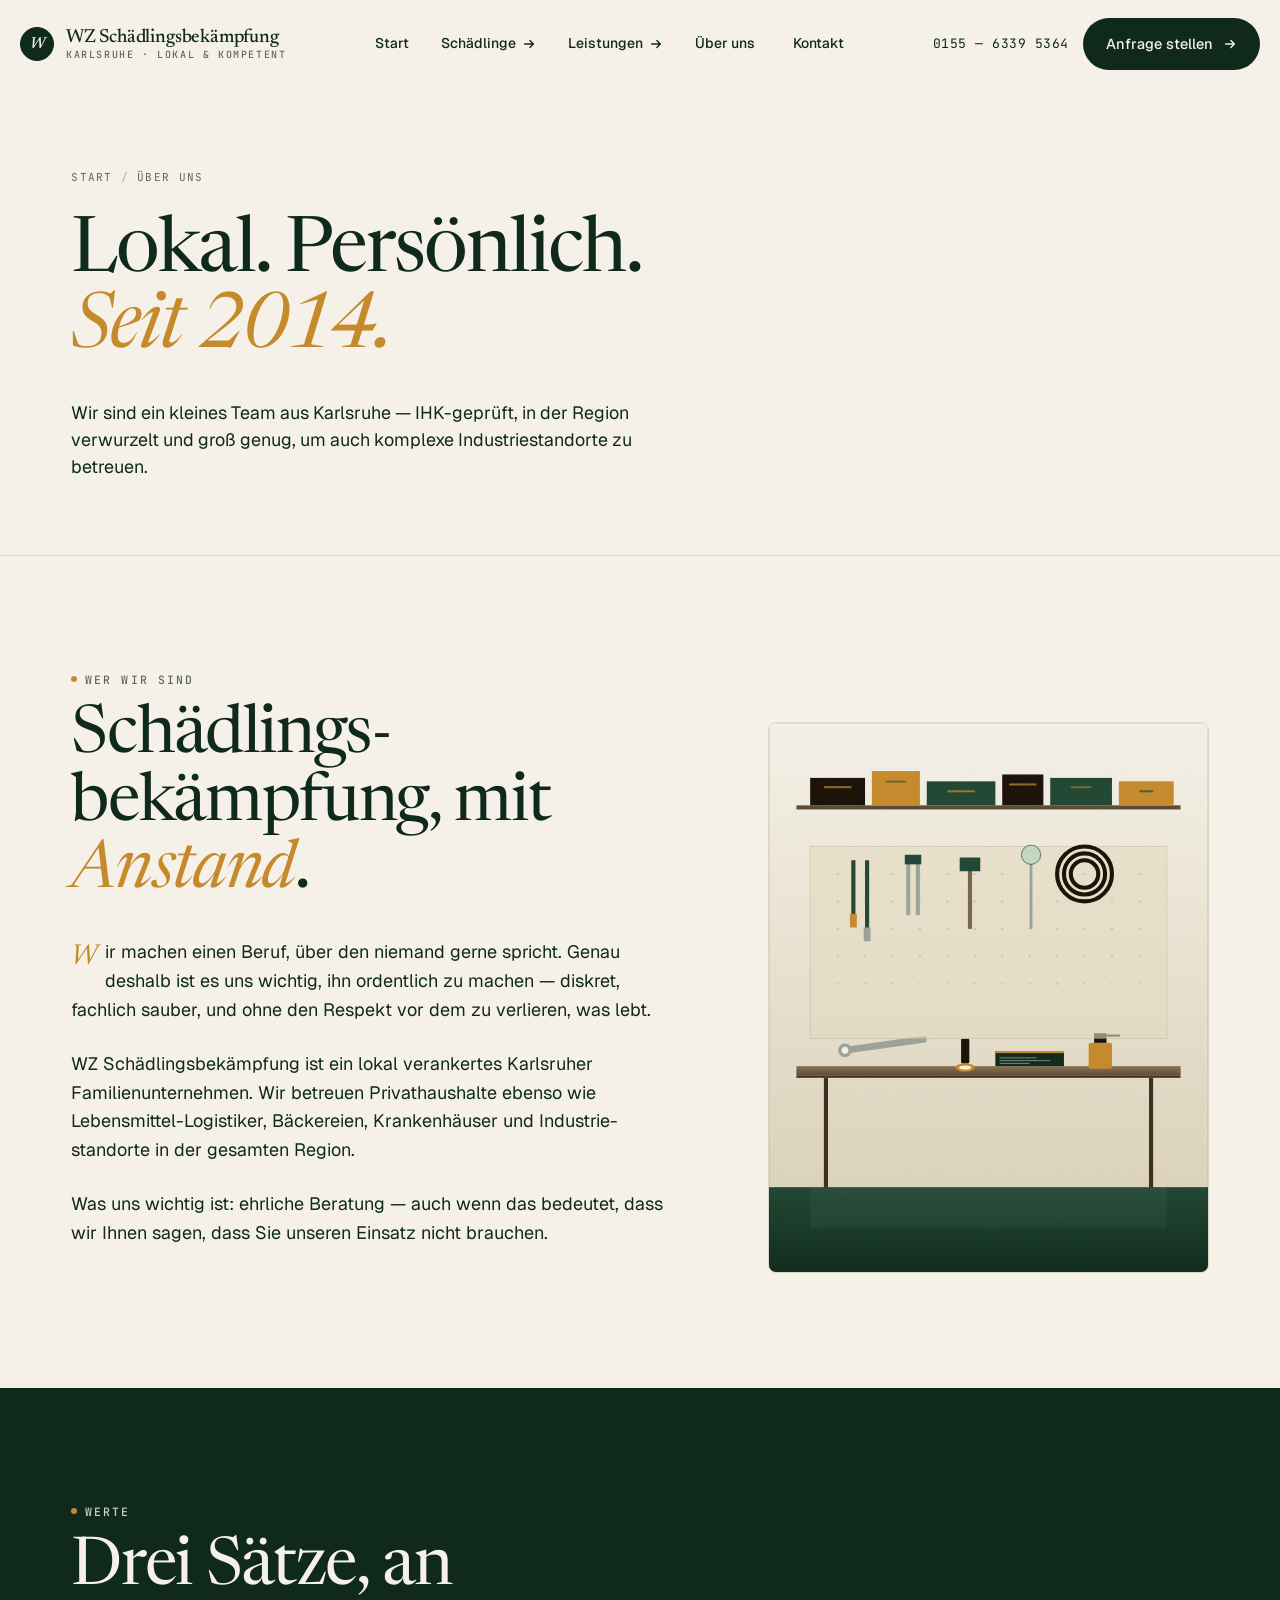
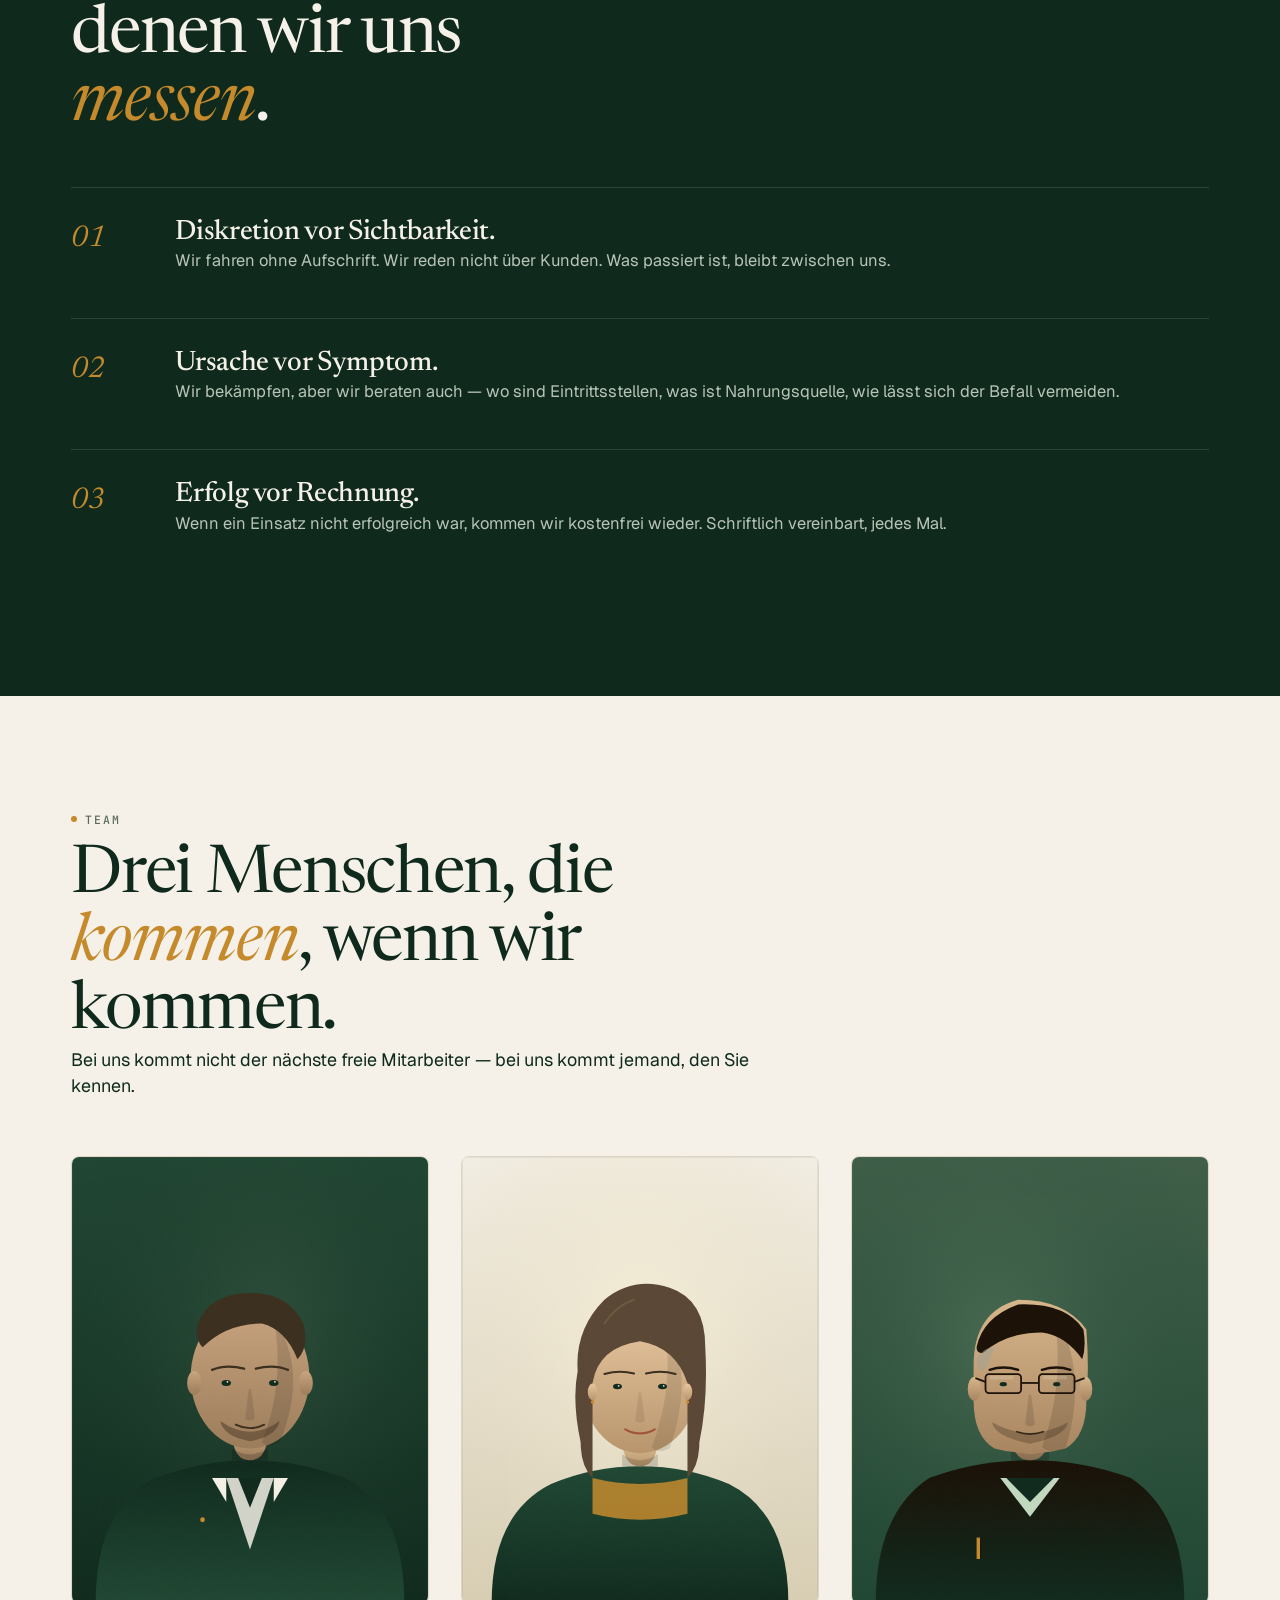
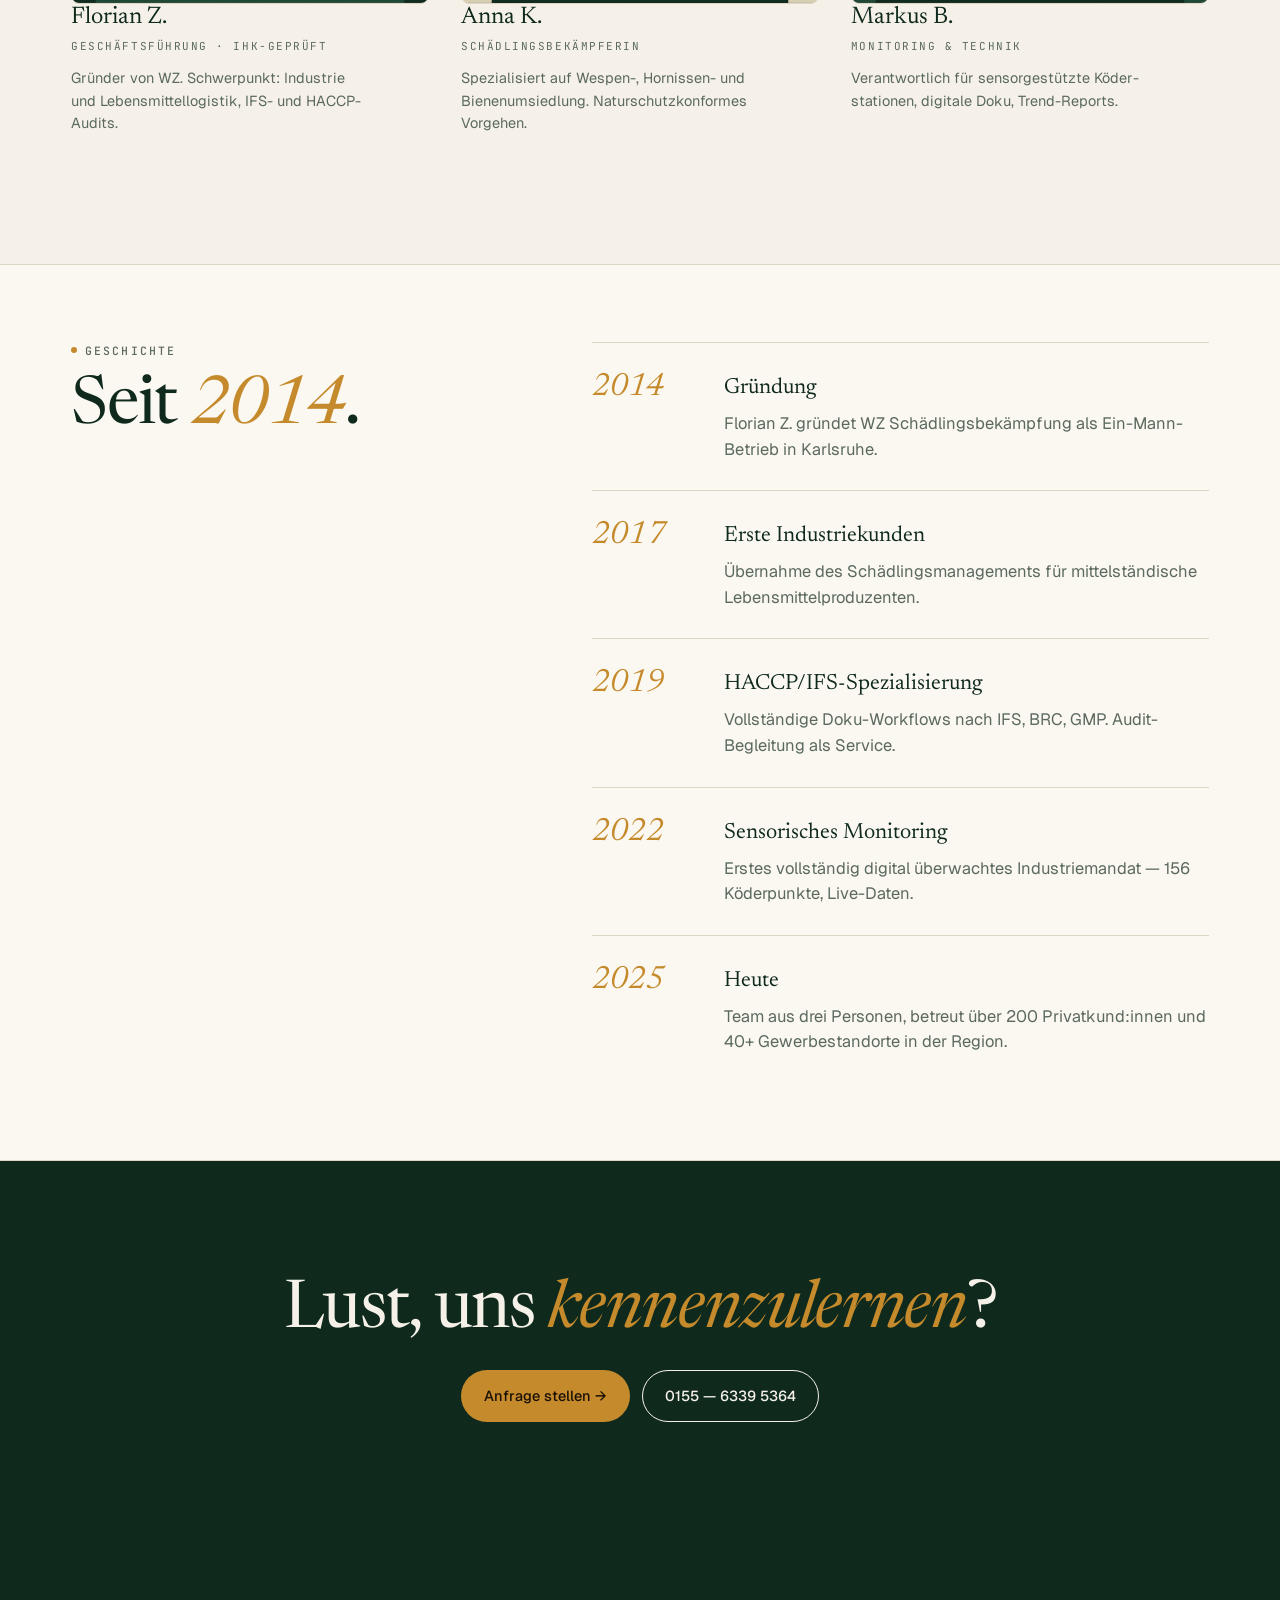
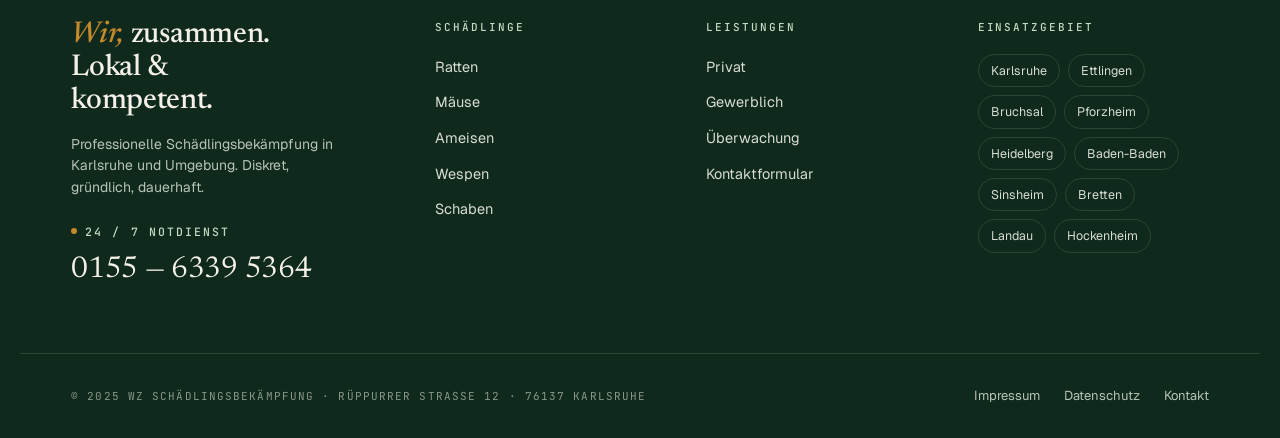
<file: ueber-uns.html>
<!doctype html>
<html lang="de">
<head>
<meta charset="utf-8" />
<meta name="viewport" content="width=device-width,initial-scale=1" />
<title>Über uns — WZ Schädlingsbekämpfung Karlsruhe</title>
<link rel="preconnect" href="https://fonts.googleapis.com" />
<link rel="preconnect" href="https://fonts.gstatic.com" crossorigin />
<link href="https://fonts.googleapis.com/css2?family=Newsreader:ital,opsz,wght@0,6..72,400;0,6..72,500;0,6..72,600;1,6..72,400;1,6..72,500&family=Geist:wght@300;400;500;600&family=JetBrains+Mono:wght@400;500&display=swap" rel="stylesheet" />
<link rel="stylesheet" href="assets/site.css" />
<style>
  .ueber .lead-grid { display: grid; grid-template-columns: 1.4fr 1fr; gap: 80px; align-items: end; }
  @media (max-width: 900px) { .ueber .lead-grid { grid-template-columns: 1fr; gap: 40px; } }

  .ueber .text p { font-size: 18px; line-height: 1.6; max-width: 56ch; margin-bottom: 1.4em; color: var(--ink); }
  .ueber .text p .first-letter { font-family: 'Newsreader', serif; font-style: italic; font-size: 1.6em; color: var(--gold); float: left; line-height: 1; padding: 6px 8px 0 0; }

  .team-grid { display: grid; grid-template-columns: repeat(3, 1fr); gap: 32px; margin-top: 56px; }
  @media (max-width: 900px) { .team-grid { grid-template-columns: 1fr 1fr; } }
  @media (max-width: 540px) { .team-grid { grid-template-columns: 1fr; } }
  .team-card .ph { aspect-ratio: 4/5; margin-bottom: 16px; }
  .team-card .name { font-family: 'Newsreader', serif; font-size: 24px; font-weight: 400; line-height: 1.1; }
  .team-card .role { font-family: 'JetBrains Mono', monospace; font-size: 11px; letter-spacing: 0.14em; color: var(--muted); text-transform: uppercase; margin-top: 8px; }
  .team-card p { color: var(--muted); font-size: 14.5px; max-width: 30ch; margin-top: 12px; }

  .timeline { list-style: none; padding: 0; margin: 0; }
  .timeline li { display: grid; grid-template-columns: 100px 1fr; gap: 32px; padding: 28px 0; border-top: 1px solid var(--line); }
  .timeline li .yr { font-family: 'Newsreader', serif; font-size: 32px; font-style: italic; color: var(--gold); line-height: 1; }
  .timeline li .body h3 { font-family: 'Newsreader', serif; font-size: 22px; font-weight: 400; margin-bottom: 6px; }
  .timeline li .body p { color: var(--muted); margin: 0; max-width: 50ch; }
</style>
</head>
<body class="ueber">
<script src="assets/site.js"></script>
<script>WZ_mount({ active: 'ueber', depth: 0 });</script>

<section class="page-hero">
  <div class="wrap">
    <div class="crumbs">
      <a href="index.html">Start</a>
      <span class="sep">/</span>
      <span>Über uns</span>
    </div>
    <h1>Lokal. Persönlich.<br/><em>Seit 2014.</em></h1>
    <p class="lead" style="margin-top:32px;max-width:50ch">
      Wir sind ein kleines Team aus Karlsruhe — IHK-geprüft, in der Region verwurzelt und groß genug,
      um auch komplexe Industrie&shy;standorte zu betreuen.
    </p>
  </div>
</section>

<section class="section">
  <div class="wrap">
    <div class="lead-grid">
      <div class="text reveal">
        <div class="eyebrow"><span class="dot"></span>Wer wir sind</div>
        <h2 class="h-1" style="margin-top:14px;max-width:14ch">Schädlings&shy;bekämpfung, mit <em>Anstand</em>.</h2>
        <p style="margin-top:32px">
          <span class="first-letter">W</span>ir machen einen Beruf, über den niemand gerne spricht.
          Genau deshalb ist es uns wichtig, ihn ordentlich zu machen — diskret, fachlich sauber, und ohne den Respekt vor dem zu verlieren,
          was lebt.
        </p>
        <p>
          WZ Schädlingsbekämpfung ist ein lokal verankertes Karlsruher Familienunternehmen. Wir betreuen Privathaushalte
          ebenso wie Lebensmittel-Logistiker, Bäckereien, Krankenhäuser und Industrie&shy;standorte in der gesamten Region.
        </p>
        <p>
          Was uns wichtig ist: ehrliche Beratung — auch wenn das bedeutet, dass wir Ihnen sagen,
          dass Sie unseren Einsatz nicht brauchen.
        </p>
      </div>
      <aside class="reveal">
        <div class="media" style="aspect-ratio: 4/5"><img src="assets/img/workshop.svg" alt="Werkstatt mit Equipment und Werkzeug der WZ Schädlingsbekämpfung" loading="lazy" /></div>
      </aside>
    </div>
  </div>
</section>

<!-- Werte -->
<section class="section section--ink">
  <div class="wrap">
    <header class="reveal">
      <div class="eyebrow" style="color:var(--sage)"><span class="dot"></span>Werte</div>
      <h2 class="h-1" style="margin-top:14px;color:var(--cream);max-width:14ch">Drei Sätze, an denen wir uns <em>messen</em>.</h2>
    </header>
    <ol class="numlist reveal" style="margin-top:48px">
      <li><div><h3 class="h-3 serif" style="color:var(--cream)">Diskretion vor Sichtbarkeit.</h3><p style="color:#B8C4B6">Wir fahren ohne Aufschrift. Wir reden nicht über Kunden. Was passiert ist, bleibt zwischen uns.</p></div></li>
      <li><div><h3 class="h-3 serif" style="color:var(--cream)">Ursache vor Symptom.</h3><p style="color:#B8C4B6">Wir bekämpfen, aber wir beraten auch — wo sind Eintrittsstellen, was ist Nahrungs&shy;quelle, wie lässt sich der Befall vermeiden.</p></div></li>
      <li><div><h3 class="h-3 serif" style="color:var(--cream)">Erfolg vor Rechnung.</h3><p style="color:#B8C4B6">Wenn ein Einsatz nicht erfolgreich war, kommen wir kostenfrei wieder. Schriftlich vereinbart, jedes Mal.</p></div></li>
    </ol>
  </div>
</section>

<!-- Team -->
<section class="section">
  <div class="wrap">
    <header class="section-head reveal">
      <div>
        <div class="eyebrow"><span class="dot"></span>Team</div>
        <h2 class="h-1" style="margin-top:14px;max-width:14ch">Drei Menschen, die <em>kommen</em>, wenn wir kommen.</h2>
      </div>
      <p class="lead">Bei uns kommt nicht der nächste freie Mitarbeiter — bei uns kommt jemand, den Sie kennen.</p>
    </header>

    <div class="team-grid">
      <div class="team-card reveal">
        <div class="media" style="aspect-ratio:4/5"><img src="assets/img/portrait-florian.svg" alt="Florian Z. – Geschäftsführung" loading="lazy" /></div>
        <div class="name">Florian Z.</div>
        <div class="role">Geschäftsführung · IHK-geprüft</div>
        <p>Gründer von WZ. Schwerpunkt: Industrie und Lebensmittel&shy;logistik, IFS- und HACCP-Audits.</p>
      </div>
      <div class="team-card reveal">
        <div class="media" style="aspect-ratio:4/5"><img src="assets/img/portrait-anna.svg" alt="Anna K. – Schädlingsbekämpferin" loading="lazy" /></div>
        <div class="name">Anna K.</div>
        <div class="role">Schädlings&shy;bekämpferin</div>
        <p>Spezialisiert auf Wespen-, Hornissen- und Bienenumsiedlung. Naturschutz&shy;konformes Vorgehen.</p>
      </div>
      <div class="team-card reveal">
        <div class="media" style="aspect-ratio:4/5"><img src="assets/img/portrait-markus.svg" alt="Markus B. – Monitoring &amp; Technik" loading="lazy" /></div>
        <div class="name">Markus B.</div>
        <div class="role">Monitoring &amp; Technik</div>
        <p>Verantwortlich für sensorgestützte Köder&shy;stationen, digitale Doku, Trend-Reports.</p>
      </div>
    </div>
  </div>
</section>

<!-- Timeline -->
<section class="section section--tight" style="background:var(--paper);border-block:1px solid var(--line)">
  <div class="wrap">
    <div class="grid" style="grid-template-columns: 1fr 1.4fr; gap: 80px;">
      <div class="reveal">
        <div class="eyebrow"><span class="dot"></span>Geschichte</div>
        <h2 class="h-1" style="margin-top:14px;max-width:12ch">Seit <em>2014</em>.</h2>
      </div>
      <ol class="timeline reveal">
        <li><div class="yr">2014</div><div class="body"><h3>Gründung</h3><p>Florian Z. gründet WZ Schädlingsbekämpfung als Ein-Mann-Betrieb in Karlsruhe.</p></div></li>
        <li><div class="yr">2017</div><div class="body"><h3>Erste Industrie&shy;kunden</h3><p>Übernahme des Schädlingsmanagements für mittelständische Lebensmittel&shy;produzenten.</p></div></li>
        <li><div class="yr">2019</div><div class="body"><h3>HACCP/IFS-Spezialisierung</h3><p>Vollständige Doku-Workflows nach IFS, BRC, GMP. Audit-Begleitung als Service.</p></div></li>
        <li><div class="yr">2022</div><div class="body"><h3>Sensorisches Monitoring</h3><p>Erstes vollständig digital überwachtes Industrie&shy;mandat — 156 Köderpunkte, Live-Daten.</p></div></li>
        <li><div class="yr">2025</div><div class="body"><h3>Heute</h3><p>Team aus drei Personen, betreut über 200 Privatkund:innen und 40+ Gewerbestandorte in der Region.</p></div></li>
      </ol>
    </div>
  </div>
</section>

<!-- CTA -->
<section class="section section--ink section--tight">
  <div class="wrap" style="text-align:center;padding:40px 0">
    <h2 class="h-1" style="color:var(--cream);max-width:18ch;margin:0 auto 24px">Lust, uns <em>kennen&shy;zulernen</em>?</h2>
    <div style="display:flex;gap:12px;justify-content:center;flex-wrap:wrap">
      <a class="btn btn--gold" href="kontakt.html">Anfrage stellen →</a>
      <a class="btn btn--ghost" href="tel:+4915563395364">0155 — 6339 5364</a>
    </div>
  </div>
</section>

</body>
</html>
</file>
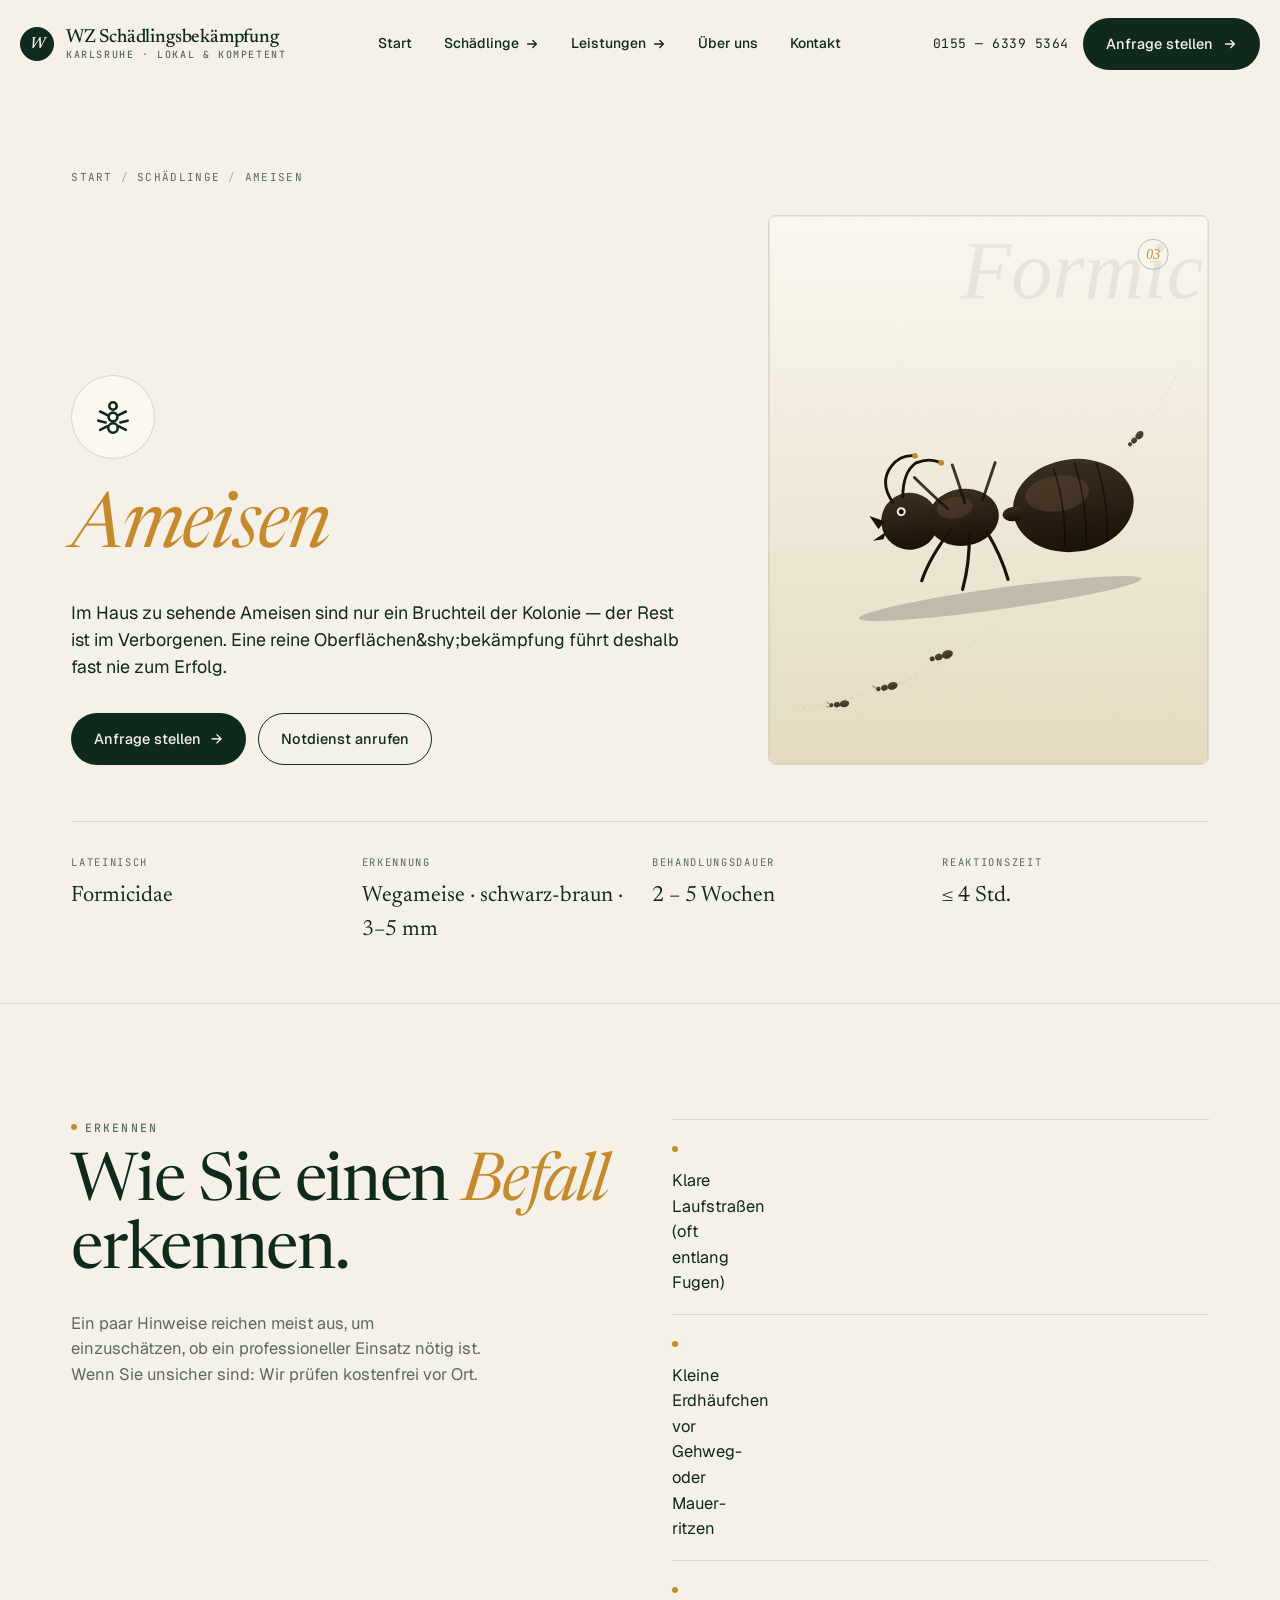
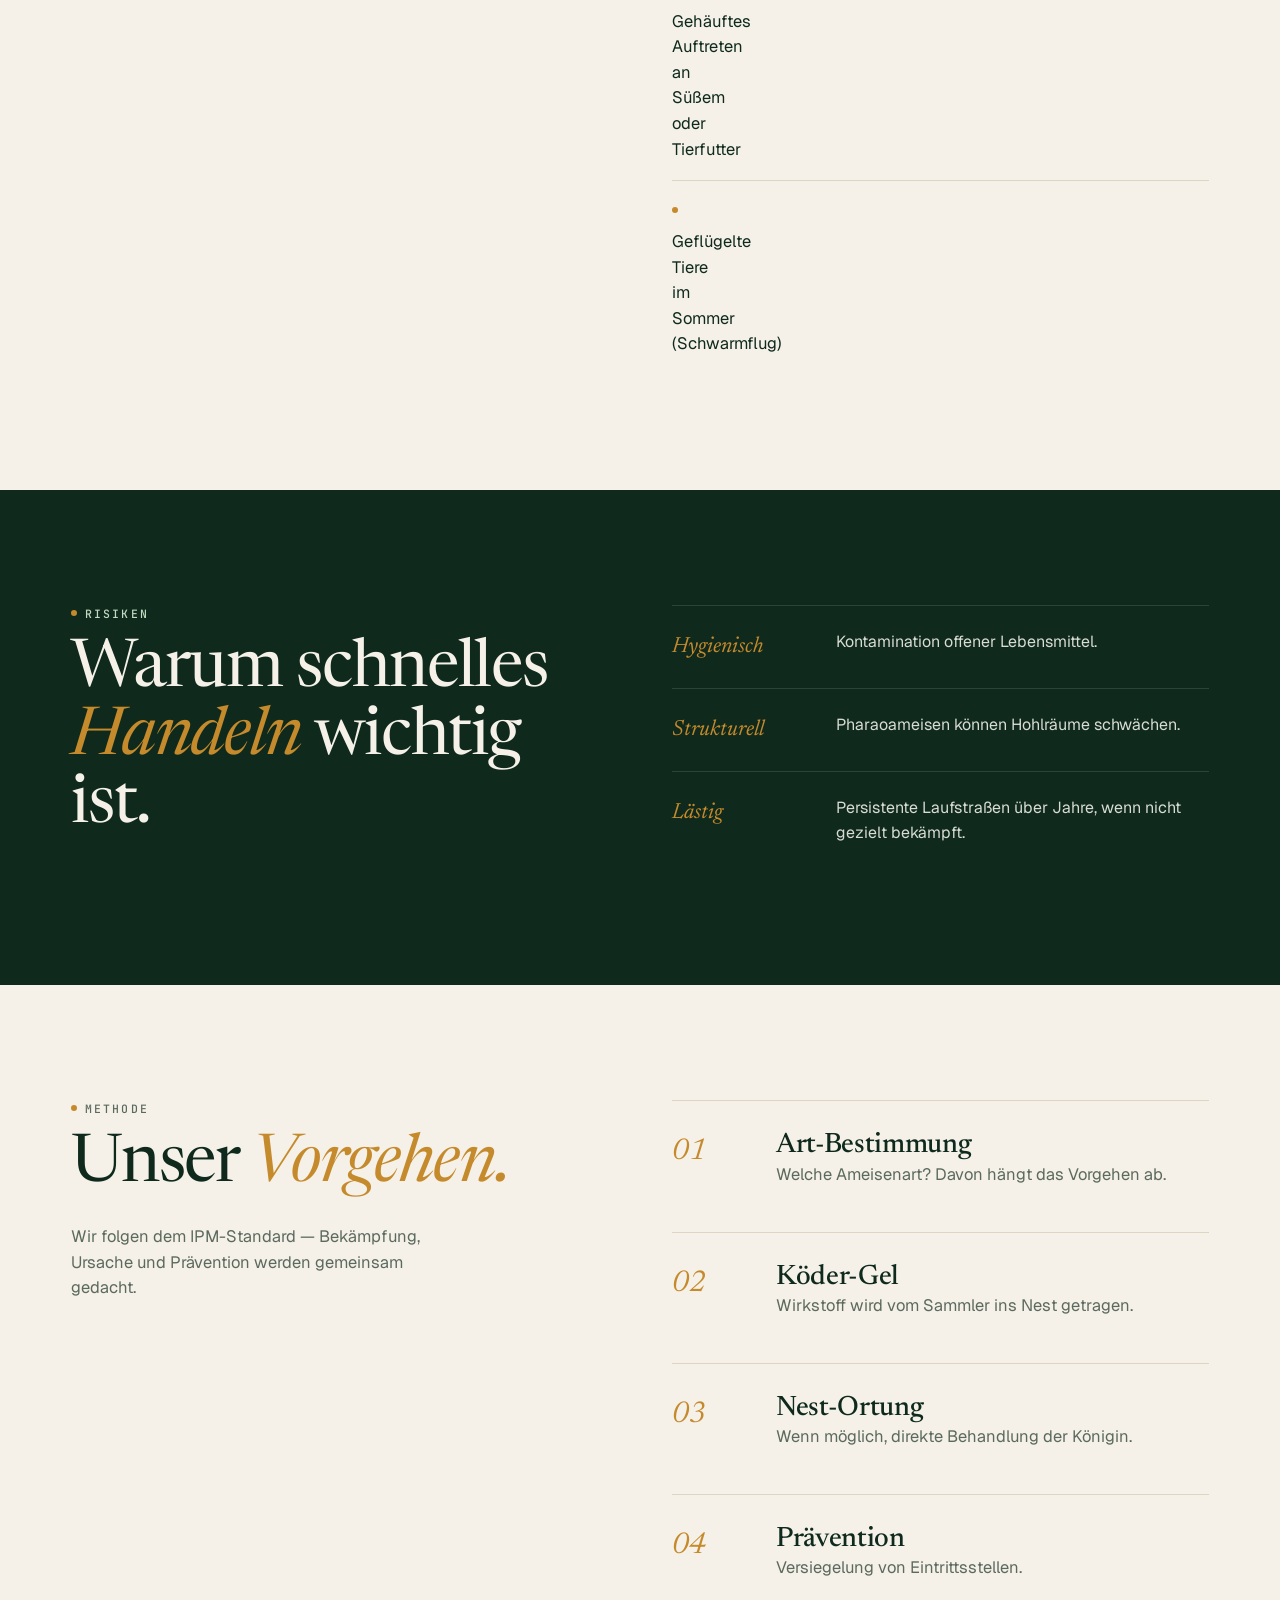
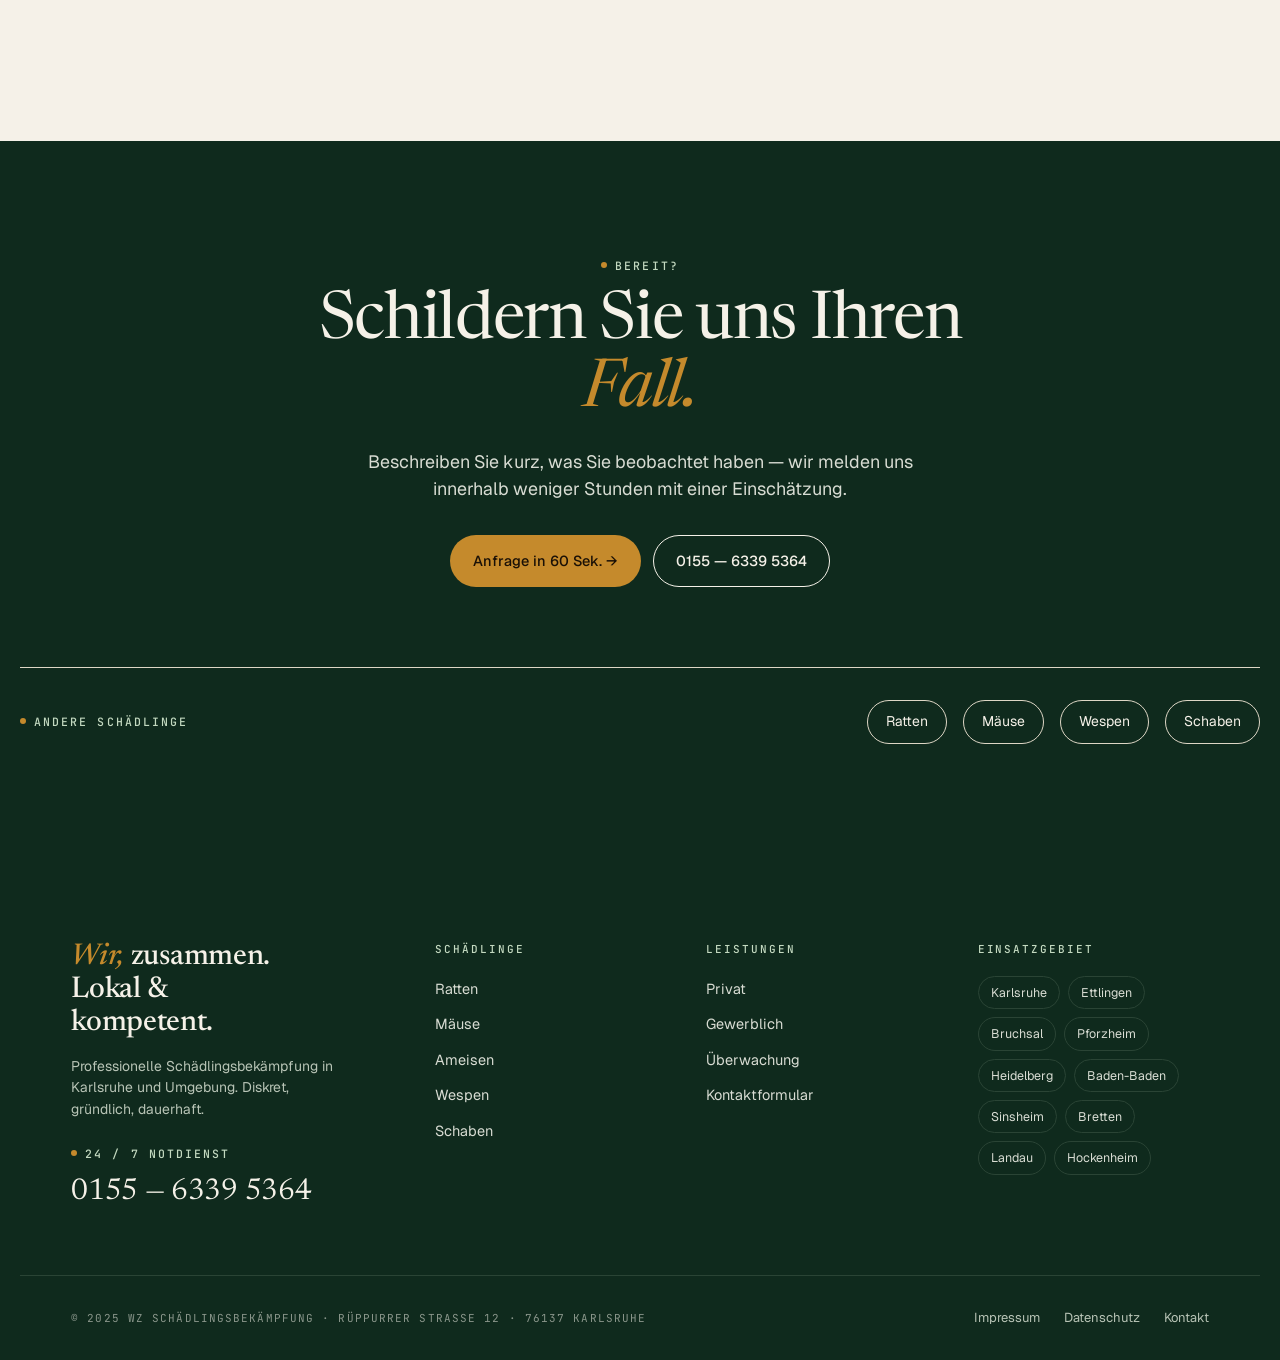
<file: schaedlinge/ameisen.html>
<!doctype html>
<html lang="de">
<head>
<meta charset="utf-8" />
<meta name="viewport" content="width=device-width,initial-scale=1" />
<title id="pageTitle">Schädling — WZ Schädlingsbekämpfung Karlsruhe</title>
<link rel="preconnect" href="https://fonts.googleapis.com" />
<link rel="preconnect" href="https://fonts.gstatic.com" crossorigin />
<link href="https://fonts.googleapis.com/css2?family=Newsreader:ital,opsz,wght@0,6..72,400;0,6..72,500;0,6..72,600;1,6..72,400;1,6..72,500&family=Geist:wght@300;400;500;600&family=JetBrains+Mono:wght@400;500&display=swap" rel="stylesheet" />
<link rel="stylesheet" href="../assets/site.css" />
<style>
  .pest-page .page-hero .crumbs a { color: var(--muted); }
  .pest-page .pest-hero {
    display: grid; grid-template-columns: 1.4fr 1fr; gap: 80px;
    align-items: end;
  }
  @media (max-width: 900px) { .pest-page .pest-hero { grid-template-columns: 1fr; gap: 40px; } }
  .pest-page .big-icon {
    width: 84px; height: 84px;
    border: 1px solid var(--line); background: var(--paper);
    display: grid; place-items: center;
    border-radius: 50%; margin-bottom: 32px;
  }
  .pest-page .big-icon svg { width: 44px; height: 44px; }
  .pest-page .pest-aside .ph,
  .pest-page .pest-aside .pest-photo { aspect-ratio: 4/5; }

  .pest-page .grid-2 { display: grid; grid-template-columns: 1fr 1fr; gap: 64px; }
  @media (max-width: 900px) { .pest-page .grid-2 { grid-template-columns: 1fr; gap: 40px; } }

  .pest-page .signs-list, .pest-page .risk-list { list-style: none; padding: 0; margin: 0; }
  .pest-page .signs-list li {
    display: grid; grid-template-columns: 28px 1fr; gap: 16px;
    padding: 18px 0; border-top: 1px solid var(--line);
    align-items: baseline;
  }
  .pest-page .signs-list li::before {
    content: ""; display: block;
    width: 6px; height: 6px; border-radius: 50%;
    background: var(--gold); margin-top: 8px;
  }

  .pest-page .risk-list li {
    display: grid; grid-template-columns: 140px 1fr; gap: 24px;
    padding: 24px 0; border-top: 1px solid var(--line-dark);
  }
  .section--ink .pest-page .risk-list li { border-top-color: var(--line-dark); }
  .pest-page .risk-list .k { font-family: 'Newsreader', serif; font-size: 22px; font-style: italic; color: var(--gold); }
  .pest-page .risk-list .v { font-size: 16px; color: #D8DCD3; }

  .pest-page .next-pests { margin-top: 80px; padding-top: 32px; border-top: 1px solid var(--line); display: flex; justify-content: space-between; align-items: center; gap: 24px; flex-wrap: wrap; }
  .pest-page .next-pests .links { display: flex; gap: 16px; flex-wrap: wrap; }
  .pest-page .next-pests a { padding: 10px 18px; border: 1px solid var(--line); border-radius: 999px; font-size: 14px; transition: all var(--t); }
  .pest-page .next-pests a:hover { background: var(--ink); color: var(--cream); border-color: var(--ink); }
</style>
</head>
<body class="pest-page">
<script src="../assets/site.js"></script>
<script src="../assets/pest-data.js"></script>
<script>WZ_mount({ active: '', depth: 1 });</script>

<!-- Page Hero -->
<section class="page-hero">
  <div class="wrap">
    <div class="crumbs">
      <a href="../index.html">Start</a>
      <span class="sep">/</span>
      <span>Schädlinge</span>
      <span class="sep">/</span>
      <span id="cb-name"></span>
    </div>
    <div class="pest-hero">
      <div>
        <div class="big-icon" id="bigIcon"></div>
        <h1 id="hName"><em id="hNameEm"></em></h1>
        <p class="lead" style="margin-top:32px" id="hIntro"></p>
        <div class="hero-cta" style="margin-top:32px;display:flex;gap:12px;flex-wrap:wrap">
          <a class="btn btn--primary" href="../kontakt.html">Anfrage stellen <span aria-hidden="true">→</span></a>
          <a class="btn btn--ghost" href="tel:+4915563395364">Notdienst anrufen</a>
        </div>
      </div>
      <aside class="pest-aside">
        <div class="media pest-photo"><img id="pestImg" alt="" /></div>
      </aside>
    </div>

    <div class="meta">
      <div><div class="k">Lateinisch</div><div class="v" id="m-latin"></div></div>
      <div><div class="k">Erkennung</div><div class="v" id="m-sub"></div></div>
      <div><div class="k">Behandlungs&shy;dauer</div><div class="v" id="m-timeline"></div></div>
      <div><div class="k">Reaktionszeit</div><div class="v">≤ 4 Std.</div></div>
    </div>
  </div>
</section>

<!-- Erkennen -->
<section class="section">
  <div class="wrap">
    <div class="grid-2">
      <div class="reveal">
        <div class="eyebrow"><span class="dot"></span>Erkennen</div>
        <h2 class="h-1" style="margin-top:14px;max-width:14ch">Wie Sie einen <em>Befall</em> erkennen.</h2>
        <p class="muted" style="max-width:38ch;margin-top:24px">
          Ein paar Hinweise reichen meist aus, um einzuschätzen, ob ein professioneller Einsatz nötig ist.
          Wenn Sie unsicher sind: Wir prüfen kostenfrei vor Ort.
        </p>
      </div>
      <ul class="signs-list reveal" id="signsList"></ul>
    </div>
  </div>
</section>

<!-- Risiken -->
<section class="section section--ink">
  <div class="wrap">
    <div class="grid-2 reveal">
      <div>
        <div class="eyebrow" style="color:var(--sage)"><span class="dot"></span>Risiken</div>
        <h2 class="h-1" style="margin-top:14px;color:var(--cream);max-width:14ch">Warum schnelles <em>Handeln</em> wichtig ist.</h2>
      </div>
      <ul class="risk-list" id="riskList" style="margin-top:0;border-top:0"></ul>
    </div>
  </div>
</section>

<!-- Methode -->
<section class="section">
  <div class="wrap">
    <div class="grid-2">
      <div class="reveal">
        <div class="eyebrow"><span class="dot"></span>Methode</div>
        <h2 class="h-1" style="margin-top:14px;max-width:14ch">Unser <em>Vorgehen.</em></h2>
        <p class="muted" style="max-width:36ch;margin-top:24px">
          Wir folgen dem IPM-Standard — Bekämpfung, Ursache und Prävention werden gemeinsam gedacht.
        </p>
      </div>
      <ol class="numlist reveal" id="methodList"></ol>
    </div>
  </div>
</section>

<!-- CTA -->
<section class="section section--ink section--tight">
  <div class="wrap" style="text-align:center;padding:40px 0">
    <div class="eyebrow" style="color:var(--sage);justify-self:center"><span class="dot"></span>Bereit?</div>
    <h2 class="h-1" style="margin:14px auto 24px;color:var(--cream);max-width:18ch">Schildern Sie uns Ihren <em>Fall.</em></h2>
    <p class="lead" style="color:#D8DCD3;margin:0 auto 32px;max-width:50ch">
      Beschreiben Sie kurz, was Sie beobachtet haben — wir melden uns innerhalb weniger Stunden mit einer Einschätzung.
    </p>
    <div style="display:flex;gap:12px;justify-content:center;flex-wrap:wrap">
      <a class="btn btn--gold" href="../kontakt.html">Anfrage in 60 Sek. →</a>
      <a class="btn btn--ghost" href="tel:+4915563395364">0155 — 6339 5364</a>
    </div>

    <div class="next-pests">
      <div class="eyebrow" style="color:var(--sage)"><span class="dot"></span>Andere Schädlinge</div>
      <div class="links" id="otherPests"></div>
    </div>
  </div>
</section>

<script>
  // Read pest slug from filename
  const slug = location.pathname.split('/').pop().replace('.html','') || 'ratten';
  const data = window.PEST_DATA[slug] || window.PEST_DATA['ratten'];

  document.getElementById('pageTitle').textContent =
    `${data.name} bekämpfen — WZ Schädlingsbekämpfung Karlsruhe`;
  document.getElementById('cb-name').textContent = data.name;
  document.getElementById('hNameEm').textContent = data.name;
  document.getElementById('hIntro').textContent = data.intro;
  const pestImg = document.getElementById('pestImg');
  pestImg.src = `../assets/img/pests/${slug}.svg`;
  pestImg.alt = `${data.name} – ${data.latin}`;
  document.getElementById('bigIcon').innerHTML = window.PEST_SVG[data.icon];
  document.getElementById('m-latin').textContent = data.latin;
  document.getElementById('m-sub').textContent = data.sub;
  document.getElementById('m-timeline').textContent = data.timeline;

  document.getElementById('signsList').innerHTML =
    data.signs.map(s => `<li><span></span><span>${s}</span></li>`).join('');

  document.getElementById('riskList').innerHTML =
    data.risks.map(([k,v]) => `<li><div class="k">${k}</div><div class="v">${v}</div></li>`).join('');

  document.getElementById('methodList').innerHTML =
    data.method.map(([k,v]) => `<li><div><h3 class="h-3 serif">${k}</h3><p class="muted">${v}</p></div></li>`).join('');

  document.getElementById('otherPests').innerHTML =
    Object.values(window.PEST_DATA)
      .filter(p => p.slug !== slug)
      .map(p => `<a href="${p.slug}.html">${p.name}</a>`).join('');
</script>
</body>
</html>
</file>
<file: assets/site.css>
/* ============================================================
   WZ Schädlingsbekämpfung — Design System
   ============================================================ */

:root {
  /* Palette — deep forest + cream */
  --ink:        #0F2A1D;     /* primary dark */
  --ink-2:      #1F4733;     /* secondary forest */
  --sage:       #C3D9C0;     /* soft accent */
  --cream:      #F5F1E8;     /* bg */
  --paper:      #FBF8F1;     /* card bg */
  --line:       #DDD6C5;     /* hairlines on cream */
  --line-dark:  #2A4435;     /* hairlines on ink */
  --gold:       #C58A2C;     /* deeper editorial gold */
  --gold-soft:  #E8B14B;
  --muted:      #5C6A5E;
  --muted-2:    #8A8E84;

  --maxw: 1240px;
  --gutter: clamp(20px, 4vw, 64px);

  --r-sm: 4px;
  --r-md: 8px;
  --r-lg: 14px;

  --t: 240ms cubic-bezier(.2,.7,.2,1);
}

* { box-sizing: border-box; }
html, body { margin: 0; padding: 0; }
html { scroll-behavior: smooth; -webkit-text-size-adjust: 100%; }
body {
  background: var(--cream);
  color: var(--ink);
  font-family: 'Geist', 'Inter', -apple-system, BlinkMacSystemFont, system-ui, sans-serif;
  font-size: 16.5px;
  line-height: 1.55;
  font-feature-settings: "ss01", "cv11";
  -webkit-font-smoothing: antialiased;
}

img { max-width: 100%; display: block; }
a { color: inherit; text-decoration: none; }
button { font: inherit; color: inherit; cursor: pointer; }

/* ---------- Type ---------- */
.serif    { font-family: 'Newsreader', 'Cormorant Garamond', Georgia, serif; font-weight: 500; letter-spacing: -0.01em; }
.serif-it { font-family: 'Newsreader', Georgia, serif; font-style: italic; font-weight: 400; }
.mono     { font-family: 'JetBrains Mono', ui-monospace, SFMono-Regular, Menlo, monospace; }

.eyebrow {
  font-family: 'JetBrains Mono', ui-monospace, monospace;
  font-size: 11.5px;
  letter-spacing: 0.18em;
  text-transform: uppercase;
  color: var(--muted);
  font-weight: 500;
}
.eyebrow .dot {
  display: inline-block; width: 6px; height: 6px; border-radius: 50%;
  background: var(--gold); margin-right: 8px; vertical-align: 2px;
}

h1, h2, h3, h4 { margin: 0; font-weight: 500; }

.h-display {
  font-family: 'Newsreader', Georgia, serif;
  font-weight: 400;
  font-size: clamp(46px, 7.4vw, 108px);
  line-height: 0.98;
  letter-spacing: -0.025em;
}
.h-display em {
  font-style: italic;
  font-weight: 400;
  color: var(--gold);
}

.h-1 {
  font-family: 'Newsreader', Georgia, serif;
  font-weight: 400;
  font-size: clamp(36px, 5.2vw, 68px);
  line-height: 1.02;
  letter-spacing: -0.02em;
}
.h-1 em { font-style: italic; color: var(--gold); }

.h-2 {
  font-family: 'Newsreader', Georgia, serif;
  font-weight: 400;
  font-size: clamp(28px, 3.4vw, 44px);
  line-height: 1.08;
  letter-spacing: -0.018em;
}
.h-2 em { font-style: italic; color: var(--ink-2); }

.h-3 {
  font-family: 'Newsreader', Georgia, serif;
  font-weight: 500;
  font-size: clamp(22px, 2.2vw, 28px);
  line-height: 1.15;
  letter-spacing: -0.012em;
}

.lead {
  font-size: clamp(17px, 1.4vw, 20px);
  line-height: 1.5;
  color: var(--ink);
  max-width: 60ch;
}

p { margin: 0 0 1em; }

/* ---------- Layout ---------- */
.wrap { max-width: var(--maxw); margin: 0 auto; padding: 0 var(--gutter); }

.section { padding: clamp(72px, 9vw, 140px) 0; }
.section--tight { padding: clamp(48px, 6vw, 90px) 0; }
.section--ink { background: var(--ink); color: var(--cream); }
.section--ink .eyebrow { color: var(--sage); }
.section--ink .muted { color: #B8C4B6; }

.divider { height: 1px; background: var(--line); border: none; margin: 0; }
.section--ink .divider { background: var(--line-dark); }

.grid { display: grid; gap: 24px; }
.grid--2 { grid-template-columns: repeat(2, 1fr); }
.grid--3 { grid-template-columns: repeat(3, 1fr); }
.grid--4 { grid-template-columns: repeat(4, 1fr); }
@media (max-width: 900px) {
  .grid--2, .grid--3, .grid--4 { grid-template-columns: 1fr; }
  .grid--3.keep-2 { grid-template-columns: 1fr 1fr; }
}

/* ---------- Buttons ---------- */
.btn {
  display: inline-flex; align-items: center; gap: 10px;
  padding: 14px 22px;
  font-size: 14.5px; font-weight: 500;
  border-radius: 999px;
  border: 1px solid transparent;
  transition: background var(--t), color var(--t), border-color var(--t), transform var(--t);
  text-decoration: none;
  white-space: nowrap;
}
.btn--primary { background: var(--ink); color: var(--cream); }
.btn--primary:hover { background: var(--ink-2); transform: translateY(-1px); }
.btn--ghost { background: transparent; color: var(--ink); border-color: var(--ink); }
.btn--ghost:hover { background: var(--ink); color: var(--cream); }
.btn--gold { background: var(--gold); color: #1A1006; }
.btn--gold:hover { background: var(--gold-soft); }
.section--ink .btn--ghost { color: var(--cream); border-color: var(--cream); }
.section--ink .btn--ghost:hover { background: var(--cream); color: var(--ink); }

.btn .arr { transition: transform var(--t); }
.btn:hover .arr { transform: translateX(3px); }

/* ---------- Header ---------- */
.site-header {
  position: sticky; top: 0; z-index: 50;
  background: var(--cream);
  border-bottom: 1px solid transparent;
  transition: border-color var(--t), background var(--t);
}
.site-header.is-scrolled { border-bottom-color: var(--line); background: rgba(245,241,232,.92); backdrop-filter: blur(10px); }

.nav {
  display: flex; align-items: center; justify-content: space-between;
  padding: 18px 0;
  gap: 32px;
}
.nav-logo {
  display: flex; align-items: center; gap: 12px;
  font-family: 'Newsreader', Georgia, serif;
  font-size: 19px; font-weight: 500; letter-spacing: -0.01em;
  color: var(--ink);
}
.nav-logo .mark {
  width: 34px; height: 34px; border-radius: 50%;
  background: var(--ink); color: var(--cream);
  display: grid; place-items: center;
  font-family: 'Newsreader', serif; font-style: italic;
  font-size: 16px;
  border: 1px solid var(--ink);
}
.nav-logo .mark.is-gold { background: var(--gold); color: var(--ink); border-color: var(--gold); }
.nav-logo small { display: block; font-family: 'JetBrains Mono', monospace; font-size: 10px; letter-spacing: 0.16em; color: var(--muted); text-transform: uppercase; font-weight: 500; margin-top: 2px; }
.nav-logo .stack { line-height: 1.05; }

.nav-links {
  display: flex; align-items: center; gap: 4px;
  list-style: none; padding: 0; margin: 0;
}
.nav-links a, .nav-links .has-menu > button {
  display: inline-flex; align-items: center; gap: 6px;
  padding: 10px 14px;
  font-size: 14px; font-weight: 500;
  color: var(--ink);
  border-radius: 999px;
  background: none; border: none;
  transition: background var(--t), color var(--t);
}
.nav-links a:hover, .nav-links .has-menu > button:hover { background: rgba(15,42,29,.06); }
.nav-links a.active { color: var(--ink); }
.nav-links a.active::after {
  content: ""; display: block;
}

.has-menu { position: relative; }
.has-menu .submenu {
  position: absolute; top: calc(100% + 6px); left: 0;
  min-width: 240px;
  background: var(--paper);
  border: 1px solid var(--line);
  border-radius: var(--r-md);
  padding: 8px;
  box-shadow: 0 24px 48px -16px rgba(15,42,29,.18), 0 4px 8px -4px rgba(15,42,29,.08);
  opacity: 0; pointer-events: none; transform: translateY(-6px);
  transition: opacity var(--t), transform var(--t);
}
.has-menu:hover .submenu, .has-menu:focus-within .submenu {
  opacity: 1; pointer-events: auto; transform: translateY(0);
}
.submenu a {
  display: flex; align-items: center; justify-content: space-between;
  padding: 11px 14px; border-radius: 6px;
  font-size: 14.5px; color: var(--ink);
}
.submenu a:hover { background: var(--cream); }
.submenu a small { color: var(--muted); font-size: 11px; font-family: 'JetBrains Mono', monospace; letter-spacing: 0.1em; text-transform: uppercase; }

.nav-cta { display: flex; align-items: center; gap: 14px; }
.nav-phone {
  font-family: 'JetBrains Mono', monospace;
  font-size: 13px; letter-spacing: 0.04em;
  color: var(--ink); padding: 6px 0;
  border-bottom: 1px solid transparent;
  transition: border-color var(--t);
}
.nav-phone:hover { border-bottom-color: var(--ink); }

.nav-burger { display: none; background: none; border: none; padding: 8px; position: relative; z-index: 60; }
.nav-burger span { display: block; width: 22px; height: 1.5px; background: var(--ink); margin: 5px 0; transition: transform var(--t); }

/* mobile menu */
.mobile-menu {
  display: none;
  position: fixed; inset: 0; top: 70px;
  background: var(--cream);
  z-index: 49;
  padding: 24px var(--gutter) 60px;
  overflow-y: auto;
  transform: translateY(-100%);
  transition: transform 320ms cubic-bezier(.2,.7,.2,1);
}
.mobile-menu.is-open { transform: translateY(0); }
.mobile-menu .group { padding: 16px 0; border-top: 1px solid var(--line); }
.mobile-menu .group:first-child { border-top: none; }
.mobile-menu h4 { font-family: 'JetBrains Mono', monospace; font-size: 11px; letter-spacing: 0.18em; color: var(--muted); text-transform: uppercase; margin-bottom: 12px; font-weight: 500; }
.mobile-menu a { display: block; padding: 10px 0; font-family: 'Newsreader', serif; font-size: 24px; color: var(--ink); }

/* Mobile breakpoint — placed AFTER base rules so media query wins the cascade */
@media (max-width: 1040px) {
  .nav-links { display: none; }
  .nav-burger { display: block; }
  .nav-cta .nav-phone { display: none; }
  .mobile-menu { display: block; }
}

/* Phone — keep header light: only logo + burger */
@media (max-width: 720px) {
  .nav { gap: 16px; padding: 14px 0; }
  .nav-cta .btn--primary { display: none; }
  .nav-cta { gap: 0; }
  .nav-logo { font-size: 17px; }
  .nav-logo small { font-size: 9.5px; letter-spacing: 0.14em; }
  .nav-logo .mark { width: 30px; height: 30px; font-size: 14px; }
  .nav-burger { padding: 10px; }
  .nav-burger span { width: 24px; }
}
@media (max-width: 380px) {
  .nav-logo .stack > span:first-child { font-size: 16px; }
  .nav-logo small { display: none; }
}

/* ---------- Footer ---------- */
.site-footer { background: var(--ink); color: var(--cream); padding: 80px 0 32px; }
.site-footer .top { display: grid; grid-template-columns: 1.4fr 1fr 1fr 1fr; gap: 40px; padding-bottom: 60px; border-bottom: 1px solid var(--line-dark); }
.site-footer h4 { font-family: 'JetBrains Mono', monospace; font-size: 11px; letter-spacing: 0.18em; color: var(--sage); text-transform: uppercase; margin-bottom: 18px; font-weight: 500; }
.site-footer ul { list-style: none; padding: 0; margin: 0; }
.site-footer ul li { margin-bottom: 10px; }
.site-footer ul a { font-size: 14.5px; color: #D8DCD3; border-bottom: 1px solid transparent; transition: border-color var(--t), color var(--t); }
.site-footer ul a:hover { color: var(--cream); border-bottom-color: var(--sage); }
.site-footer .brand .h { font-family: 'Newsreader', serif; font-size: 30px; line-height: 1.1; margin-bottom: 16px; max-width: 13ch; }
.site-footer .brand p { color: #B8C4B6; max-width: 30ch; font-size: 14px; }
.site-footer .bottom { display: flex; flex-wrap: wrap; gap: 24px; align-items: center; justify-content: space-between; padding-top: 32px; }
.site-footer .legal { display: flex; gap: 24px; }
.site-footer .legal a { font-size: 13px; color: #B8C4B6; }
.site-footer .legal a:hover { color: var(--cream); }
.site-footer .copyright { font-family: 'JetBrains Mono', monospace; font-size: 11px; letter-spacing: 0.1em; color: #8A968B; text-transform: uppercase; }
@media (max-width: 900px) {
  .site-footer .top { grid-template-columns: 1fr 1fr; gap: 32px; }
  .site-footer .brand { grid-column: 1 / -1; }
}

/* ---------- Cards & atoms ---------- */
.card {
  background: var(--paper);
  border: 1px solid var(--line);
  border-radius: var(--r-md);
  padding: 32px;
  transition: transform var(--t), border-color var(--t), background var(--t);
}
.card:hover { border-color: var(--ink); }

.tag {
  display: inline-flex; align-items: center; gap: 6px;
  padding: 4px 10px;
  border: 1px solid var(--line);
  border-radius: 999px;
  font-size: 11px;
  font-family: 'JetBrains Mono', monospace;
  letter-spacing: 0.12em;
  text-transform: uppercase;
  color: var(--muted);
  background: var(--paper);
}
.section--ink .tag { border-color: var(--line-dark); color: var(--sage); background: transparent; }

/* Big number list */
.numlist { counter-reset: nl; list-style: none; padding: 0; margin: 0; }
.numlist > li {
  counter-increment: nl;
  display: grid; grid-template-columns: 80px 1fr; gap: 24px;
  padding: 28px 0; border-top: 1px solid var(--line);
}
.numlist > li::before {
  content: "0" counter(nl);
  font-family: 'Newsreader', serif; font-size: 30px;
  color: var(--gold); font-style: italic;
}
.section--ink .numlist > li { border-top-color: var(--line-dark); }

/* Striped placeholder */
.ph {
  position: relative;
  background:
    repeating-linear-gradient(135deg, transparent 0 14px, rgba(15,42,29,.06) 14px 15px),
    var(--paper);
  border: 1px solid var(--line);
  border-radius: var(--r-md);
  display: grid; place-items: center;
  color: var(--muted);
  overflow: hidden;
}
.ph .label {
  font-family: 'JetBrains Mono', monospace;
  font-size: 11px;
  letter-spacing: 0.18em;
  text-transform: uppercase;
  background: var(--paper);
  padding: 4px 10px;
  border: 1px solid var(--line);
  border-radius: 4px;
  color: var(--muted);
}
.ph--ink {
  background:
    repeating-linear-gradient(135deg, transparent 0 14px, rgba(255,255,255,.04) 14px 15px),
    var(--ink-2);
  border-color: var(--line-dark);
}
.ph--ink .label { background: var(--ink); color: var(--sage); border-color: var(--line-dark); }

/* Real image media frame — same shape as .ph but no stripes */
.media {
  position: relative;
  background: var(--paper);
  border: 1px solid var(--line);
  border-radius: var(--r-md);
  overflow: hidden;
  margin: 0;
}
.media > img, .media > svg { width: 100%; height: 100%; object-fit: cover; display: block; }
.section--ink .media { border-color: var(--line-dark); background: var(--ink-2); }

/* Page header (hero for inner pages) */
.page-hero { padding: 80px 0 56px; border-bottom: 1px solid var(--line); }
.page-hero .crumbs { display: flex; gap: 8px; align-items: center; font-family: 'JetBrains Mono', monospace; font-size: 11px; letter-spacing: 0.12em; text-transform: uppercase; color: var(--muted); margin-bottom: 28px; }
.page-hero .crumbs a:hover { color: var(--ink); }
.page-hero .crumbs .sep { opacity: .5; }
.page-hero h1 { font-family: 'Newsreader', serif; font-weight: 400; font-size: clamp(44px, 6vw, 88px); line-height: 1; letter-spacing: -0.025em; max-width: 18ch; }
.page-hero h1 em { font-style: italic; color: var(--gold); }
.page-hero .meta { display: grid; grid-template-columns: repeat(4, 1fr); gap: 24px; margin-top: 56px; padding-top: 32px; border-top: 1px solid var(--line); }
.page-hero .meta .k { font-family: 'JetBrains Mono', monospace; font-size: 10.5px; letter-spacing: 0.16em; color: var(--muted); text-transform: uppercase; margin-bottom: 8px; }
.page-hero .meta .v { font-family: 'Newsreader', serif; font-size: 22px; }
@media (max-width: 720px) { .page-hero .meta { grid-template-columns: repeat(2, 1fr); } }

/* Reveal */
.reveal { opacity: 0; transform: translateY(14px); transition: opacity 600ms cubic-bezier(.2,.7,.2,1), transform 600ms cubic-bezier(.2,.7,.2,1); }
.reveal.is-in { opacity: 1; transform: translateY(0); }

/* Forms */
.field { display: flex; flex-direction: column; gap: 8px; margin-bottom: 18px; }
.field label { font-family: 'JetBrains Mono', monospace; font-size: 10.5px; letter-spacing: 0.18em; color: var(--muted); text-transform: uppercase; }
.field input, .field textarea, .field select {
  font: inherit;
  font-size: 16px;
  padding: 14px 16px;
  border: 1px solid var(--line);
  background: var(--paper);
  border-radius: var(--r-sm);
  color: var(--ink);
  transition: border-color var(--t), background var(--t);
}
.field input:focus, .field textarea:focus, .field select:focus {
  outline: none; border-color: var(--ink); background: #fff;
}
.field textarea { min-height: 130px; resize: vertical; }
.field .err { color: #B33A1F; font-size: 12.5px; min-height: 1em; font-family: 'JetBrains Mono', monospace; letter-spacing: 0.04em; }
.field.has-error input, .field.has-error textarea, .field.has-error select { border-color: #B33A1F; }

/* radio chips */
.chips { display: flex; flex-wrap: wrap; gap: 8px; }
.chips input { position: absolute; opacity: 0; pointer-events: none; }
.chips label {
  display: inline-flex; align-items: center; gap: 8px;
  padding: 10px 16px;
  border: 1px solid var(--line);
  border-radius: 999px;
  font-size: 13.5px;
  cursor: pointer;
  transition: all var(--t);
  background: var(--paper);
  letter-spacing: 0;
  text-transform: none;
  color: var(--ink);
  font-family: inherit;
}
.chips label:hover { border-color: var(--ink); }
.chips input:checked + label { background: var(--ink); color: var(--cream); border-color: var(--ink); }

/* checkbox */
.checkbox { display: flex; gap: 12px; align-items: flex-start; font-size: 13.5px; color: var(--muted); }
.checkbox input { margin-top: 4px; accent-color: var(--ink); }

/* Spinner */
.spinner { width: 14px; height: 14px; border-radius: 50%; border: 2px solid currentColor; border-top-color: transparent; animation: spin .8s linear infinite; display: inline-block; }
@keyframes spin { to { transform: rotate(360deg); } }

/* Marquee ribbon */
.ribbon {
  background: var(--ink);
  color: var(--cream);
  overflow: hidden;
  border-block: 1px solid var(--line-dark);
}
.ribbon-track {
  display: flex; gap: 56px;
  padding: 14px 0;
  animation: marquee 50s linear infinite;
  white-space: nowrap;
  font-family: 'Newsreader', serif;
  font-size: 22px;
  font-style: italic;
  color: var(--cream);
}
.ribbon-track span { display: inline-flex; align-items: center; gap: 56px; }
.ribbon-track .star { color: var(--gold); font-style: normal; }
@keyframes marquee { from { transform: translateX(0); } to { transform: translateX(-50%); } }

/* Pest icon (tiny, dezent) */
.pest-ico {
  width: 36px; height: 36px;
  display: grid; place-items: center;
  border: 1px solid var(--line);
  background: var(--paper);
  border-radius: 50%;
  color: var(--ink);
}
.section--ink .pest-ico { border-color: var(--line-dark); background: var(--ink-2); color: var(--sage); }

/* Region tag list */
.regions { display: flex; flex-wrap: wrap; gap: 8px; }
.regions span { padding: 6px 12px; border: 1px solid var(--line-dark); border-radius: 999px; font-size: 12.5px; color: #D8DCD3; }

/* Ticker stat */
.stat .n { font-family: 'Newsreader', serif; font-size: clamp(46px, 6vw, 84px); font-weight: 400; line-height: 1; letter-spacing: -0.02em; }
.stat .n em { font-style: italic; color: var(--gold); }
.stat .l { font-family: 'JetBrains Mono', monospace; font-size: 11px; letter-spacing: 0.16em; text-transform: uppercase; color: var(--muted); margin-top: 12px; max-width: 18ch; }
.section--ink .stat .l { color: var(--sage); }

/* Toast */
.toast {
  position: fixed; bottom: 24px; left: 50%; transform: translateX(-50%) translateY(20px);
  background: var(--ink); color: var(--cream);
  padding: 14px 22px; border-radius: 999px;
  font-size: 14px;
  box-shadow: 0 20px 40px -12px rgba(0,0,0,.3);
  opacity: 0; pointer-events: none;
  transition: opacity var(--t), transform var(--t);
  z-index: 100;
}
.toast.show { opacity: 1; transform: translateX(-50%) translateY(0); }

/* Step bar (form progress) */
.steps { display: flex; gap: 0; border: 1px solid var(--line); border-radius: 999px; padding: 4px; background: var(--paper); }
.steps .step {
  flex: 1; padding: 8px 12px; text-align: center;
  border-radius: 999px;
  font-family: 'JetBrains Mono', monospace; font-size: 11px; letter-spacing: 0.14em; text-transform: uppercase; color: var(--muted);
  transition: all var(--t);
}
.steps .step.active { background: var(--ink); color: var(--cream); }
.steps .step.done { color: var(--ink); }

/* Helpers */
.muted { color: var(--muted); }
.center { text-align: center; }
.flex { display: flex; }
.flex-between { display: flex; justify-content: space-between; align-items: center; gap: 24px; }
.gap-12 { gap: 12px; } .gap-16 { gap: 16px; } .gap-24 { gap: 24px; } .gap-40 { gap: 40px; }
.mb-8  { margin-bottom: 8px; } .mb-16 { margin-bottom: 16px; } .mb-24 { margin-bottom: 24px; }
.mb-32 { margin-bottom: 32px; } .mb-48 { margin-bottom: 48px; } .mb-64 { margin-bottom: 64px; }
.mt-8  { margin-top: 8px; } .mt-24 { margin-top: 24px; } .mt-48 { margin-top: 48px; }
.no-wrap { white-space: nowrap; }

/* Print/responsive tweaks */
@media (max-width: 720px) {
  .nav-cta .btn { padding: 10px 14px; font-size: 13px; }
  .card { padding: 24px; }
}
</file>
